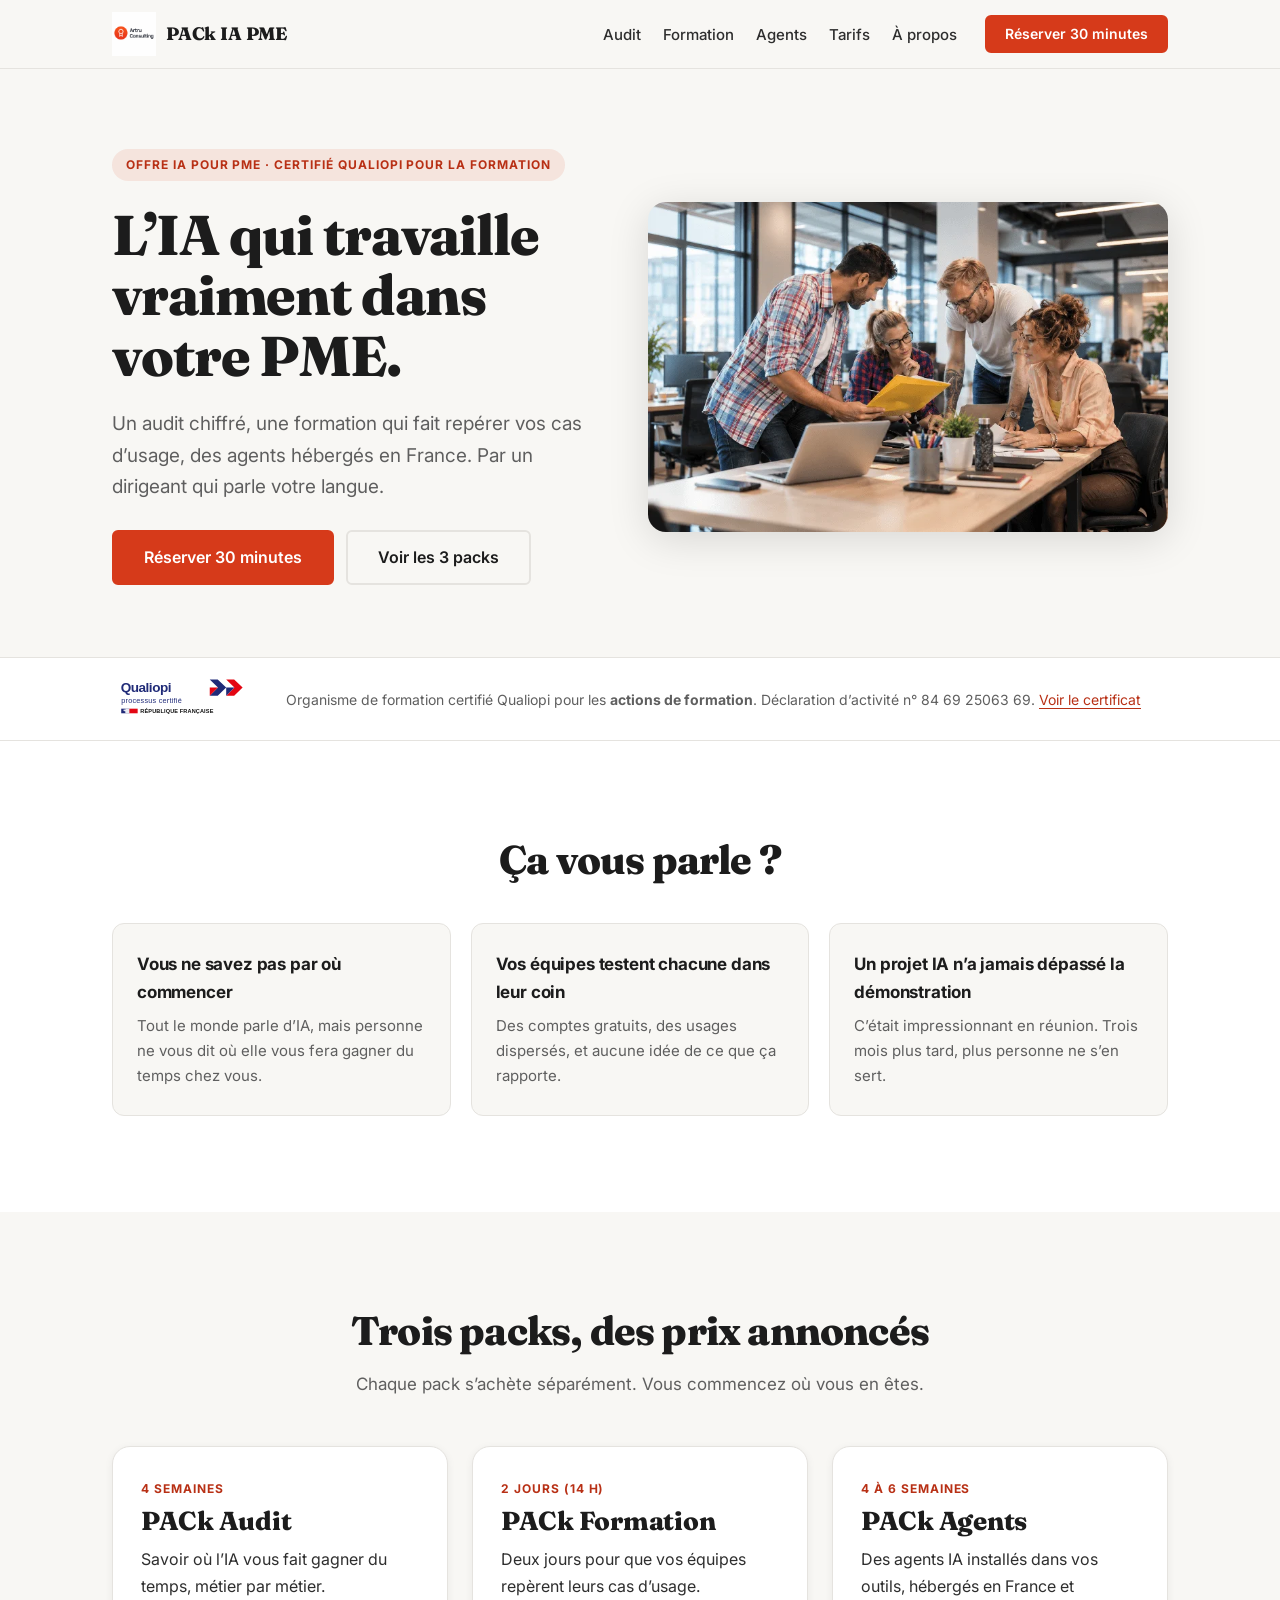
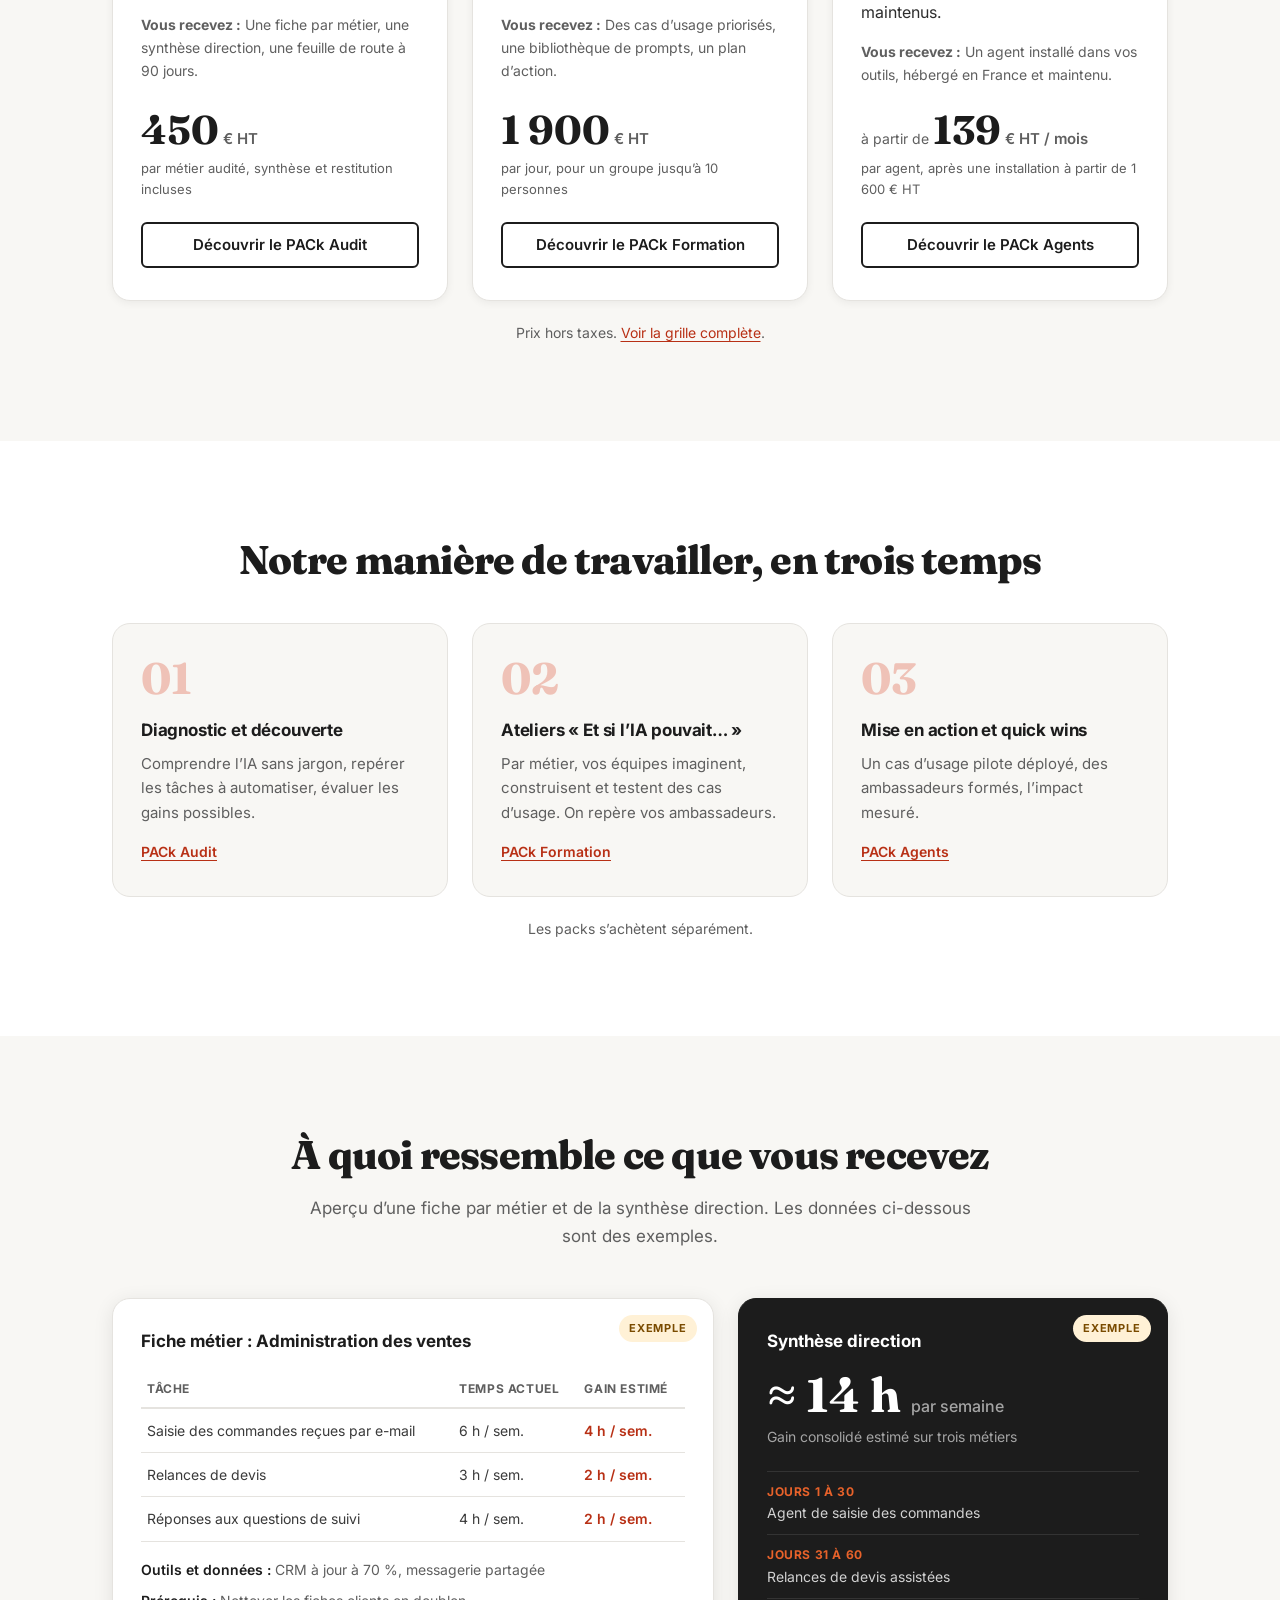
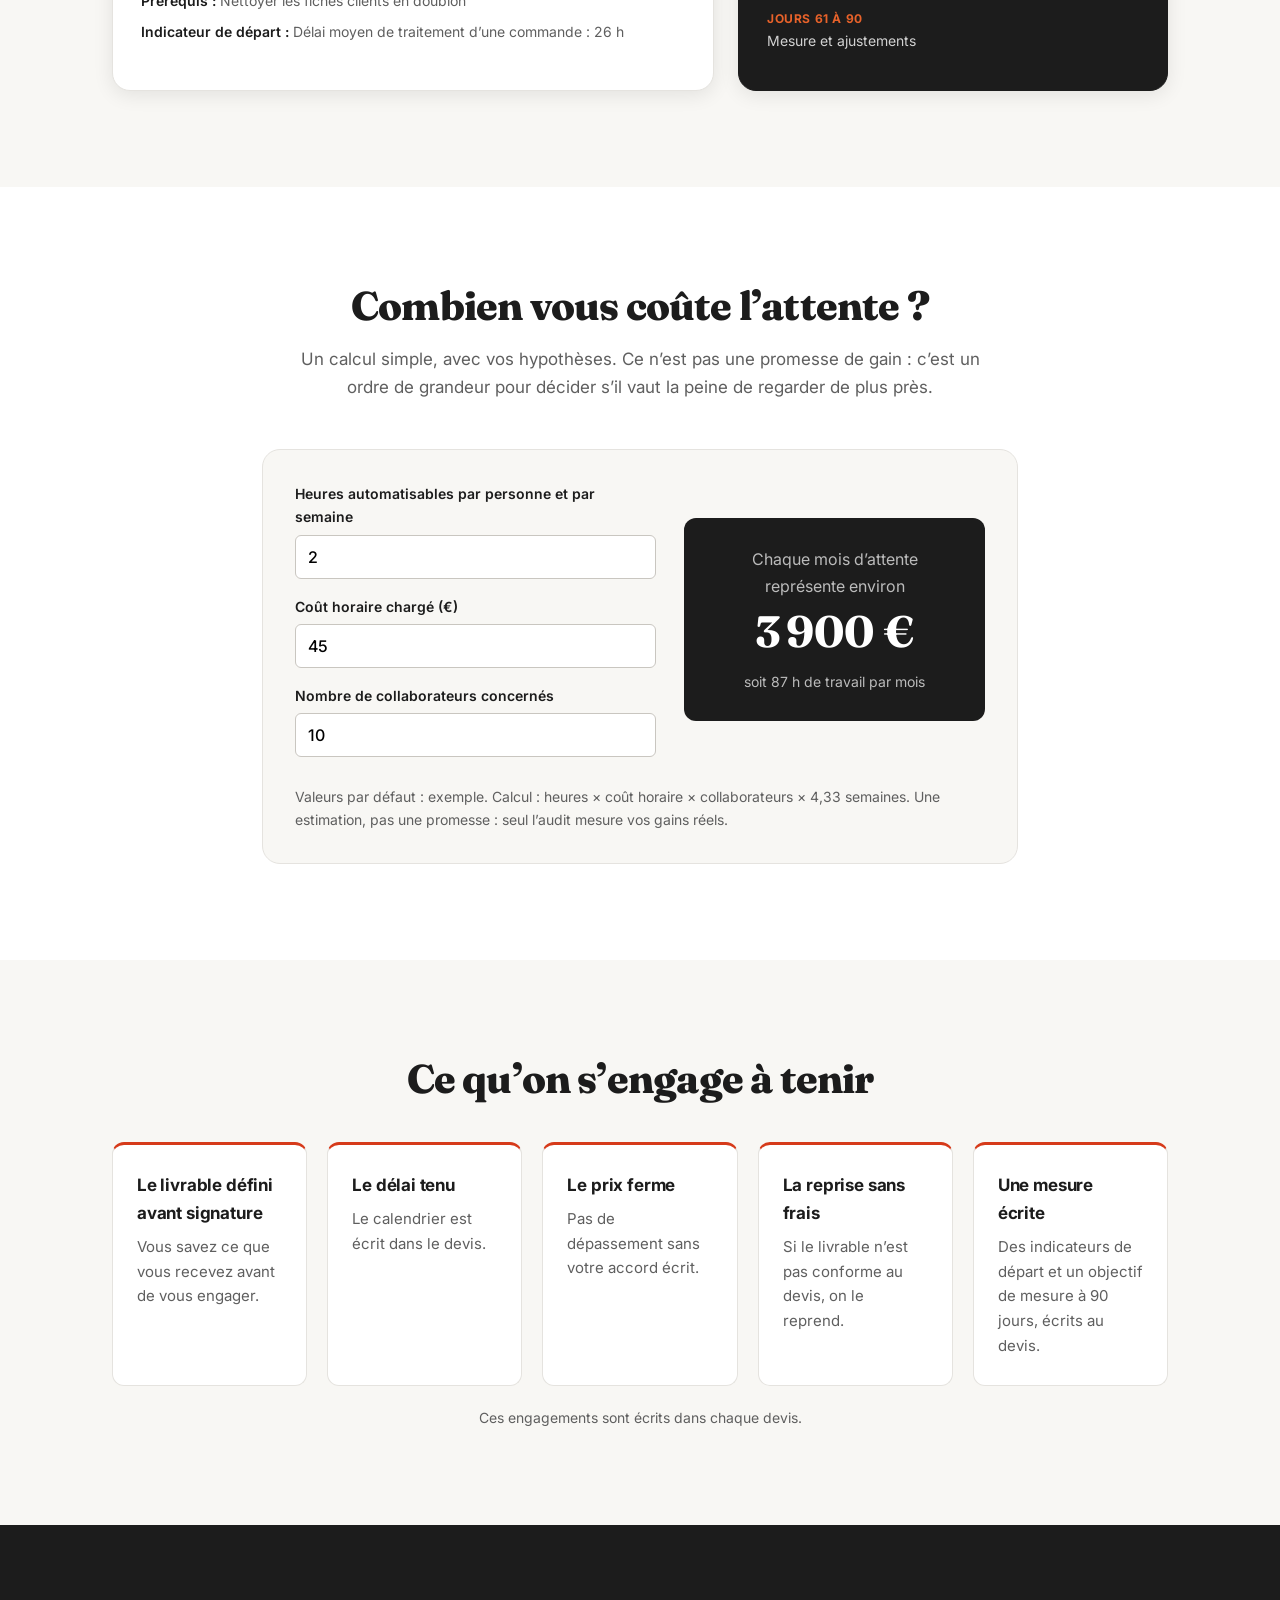
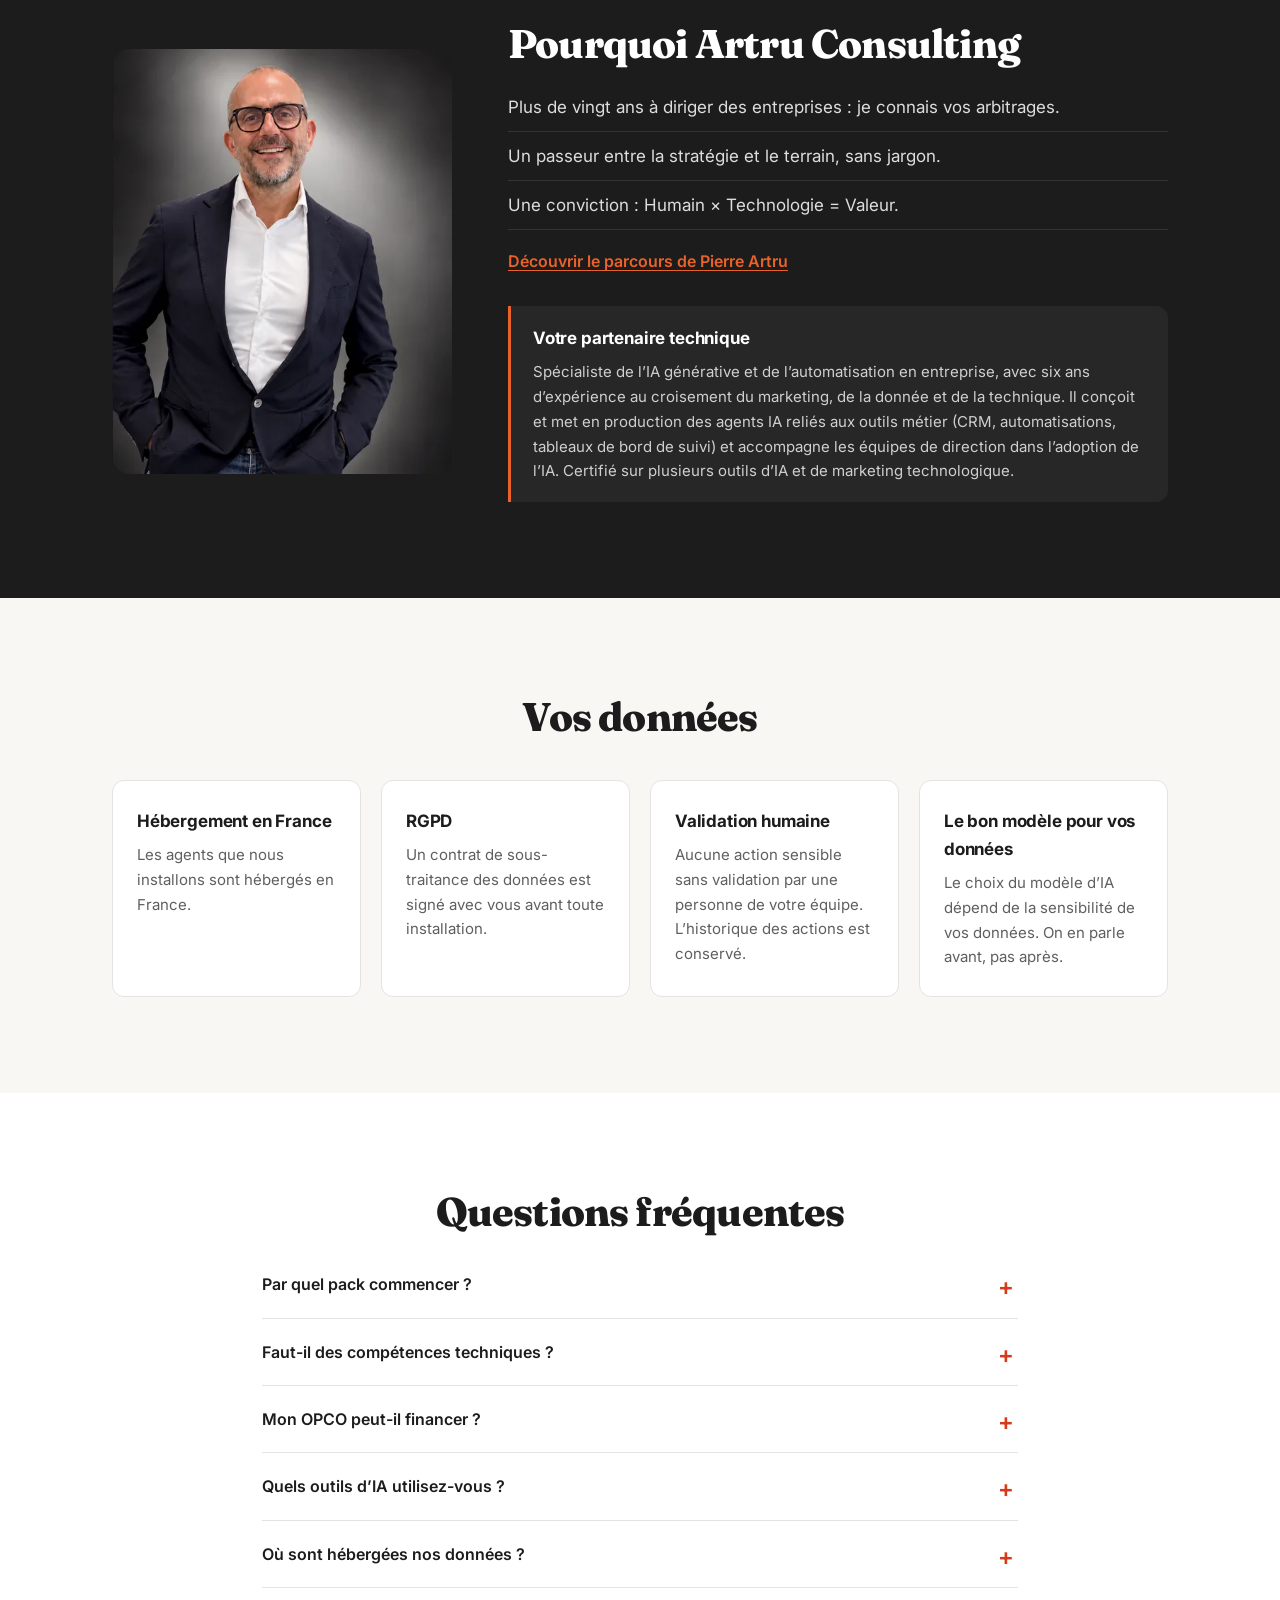
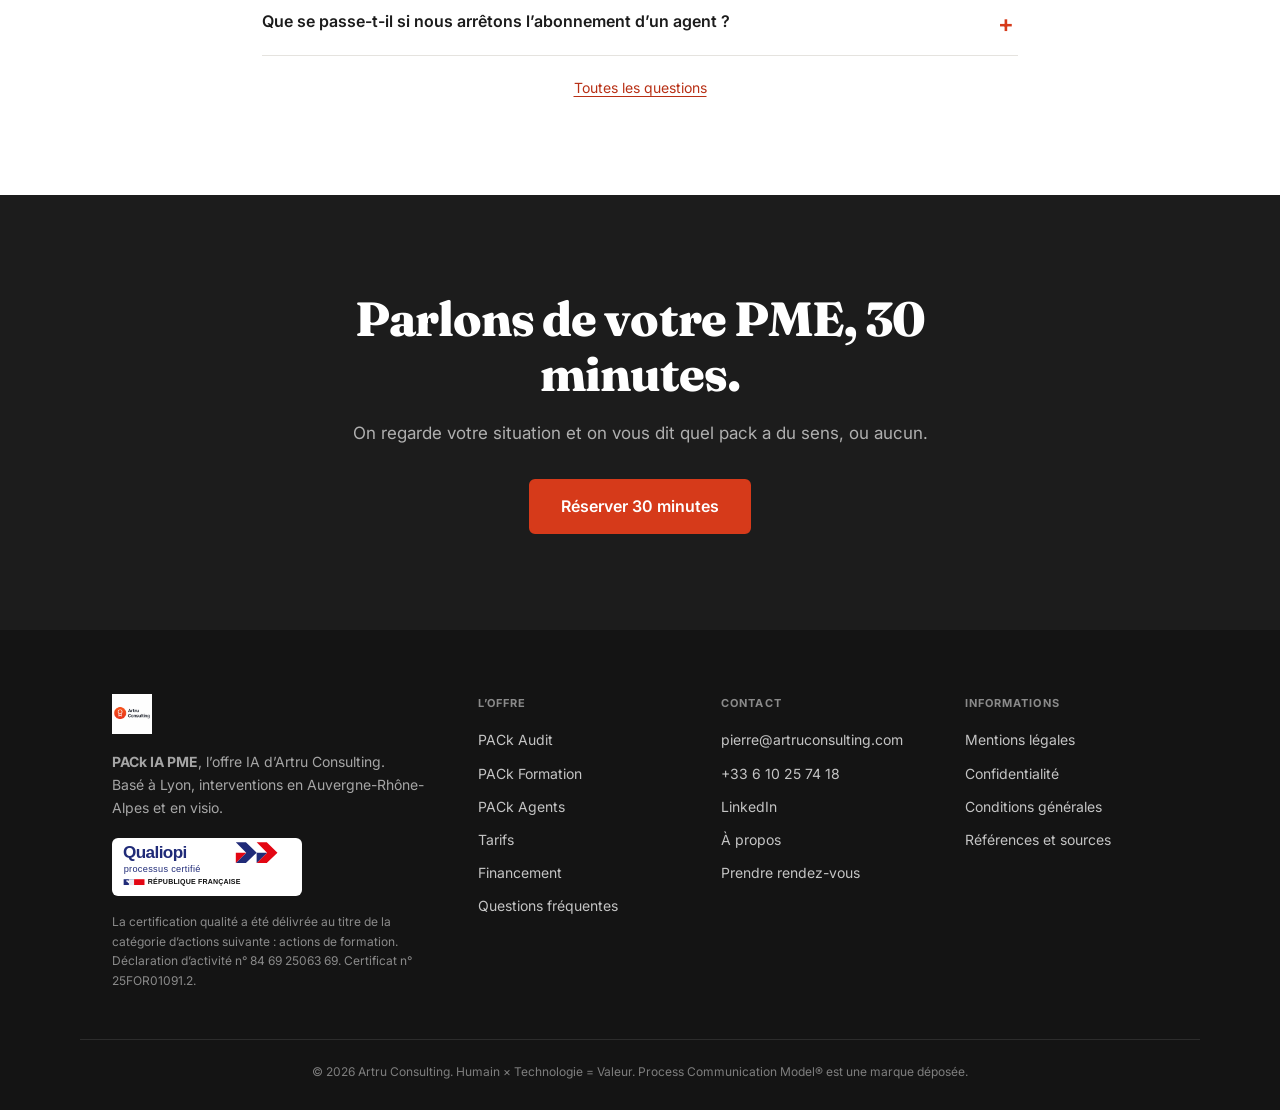
<file: index.html>
<!DOCTYPE html>
<html lang="fr">
<head>
<meta charset="UTF-8">
<meta name="viewport" content="width=device-width, initial-scale=1">

<title>PACk IA PME : audit, formation et agents IA pour PME | Artru Consulting</title>
<meta name="description" content="Audit IA métier par métier, formation certifiée Qualiopi et agents IA hébergés en France pour les PME. Prix annoncés, délais tenus. Lyon et Auvergne-Rhône-Alpes.">
<link rel="canonical" href="https://artru-consulting.github.io/landing-ia/">

<meta property="og:type" content="website">
<meta property="og:title" content="PACk IA PME : audit, formation et agents IA pour PME | Artru Consulting">
<meta property="og:description" content="Audit IA métier par métier, formation certifiée Qualiopi et agents IA hébergés en France pour les PME. Prix annoncés, délais tenus. Lyon et Auvergne-Rhône-Alpes.">
<meta property="og:url" content="https://artru-consulting.github.io/landing-ia/">
<meta property="og:locale" content="fr_FR">
<link rel="icon" href="./assets/logo-artru-consulting-96.png">
<link rel="preconnect" href="https://fonts.googleapis.com">
<link rel="preconnect" href="https://fonts.gstatic.com" crossorigin>
<link href="https://fonts.googleapis.com/css2?family=Inter:wght@400;500;600;700&family=Fraunces:wght@700;800&display=swap" rel="stylesheet">
<link rel="stylesheet" href="./assets/site.css">
<script type="application/ld+json">{"@context":"https://schema.org","@type":"Organization","name":"Artru Consulting","url":"https://artru-consulting.github.io/landing-ia/","logo":"https://artru-consulting.github.io/landing-ia/assets/logo-artru-consulting.png","email":"pierre@artruconsulting.com","areaServed":"Auvergne-Rhône-Alpes, France","founder":{"@type":"Person","name":"Pierre Artru","sameAs":["https://www.linkedin.com/in/pierre-artru-4628a413/"]},"sameAs":["https://www.linkedin.com/in/pierre-artru-4628a413/"],"hasCredential":{"@type":"EducationalOccupationalCredential","name":"Certification Qualiopi n° 25FOR01091.2 (actions de formation)"}}</script>
<script type="application/ld+json">{"@context":"https://schema.org","@type":"FAQPage","mainEntity":[{"@type":"Question","name":"Par quel pack commencer ?","acceptedAnswer":{"@type":"Answer","text":"Le plus souvent par l’audit : il dit où l’IA vous fait gagner du temps, et ce qu’il faut pour y arriver. Si vos équipes partent de zéro, la formation est un bon point de départ. L’échange de 30 minutes sert à choisir."}},{"@type":"Question","name":"Faut-il des compétences techniques ?","acceptedAnswer":{"@type":"Answer","text":"Non. La formation est sans prérequis. Pour les agents, il faut des outils et des données exploitables : l’audit le vérifie avant."}},{"@type":"Question","name":"Mon OPCO peut-il financer ?","acceptedAnswer":{"@type":"Answer","text":"La formation peut être prise en charge par votre OPCO selon votre situation : Artru Consulting est certifié Qualiopi pour les actions de formation. Nous vous aidons à monter le dossier. L’audit et les agents ne sont pas finançables par l’OPCO."}},{"@type":"Question","name":"Quels outils d’IA utilisez-vous ?","acceptedAnswer":{"@type":"Answer","text":"Ceux qui conviennent à votre entreprise : ChatGPT, Gemini, Claude, Mistral ou d’autres. Nous ne vendons pas de licences et ne sommes liés à aucun éditeur."}},{"@type":"Question","name":"Où sont hébergées nos données ?","acceptedAnswer":{"@type":"Answer","text":"Les agents que nous installons sont hébergés en France. Le choix du modèle d’IA dépend de la sensibilité de vos données, et un contrat de sous-traitance des données est signé avant toute installation."}},{"@type":"Question","name":"Que se passe-t-il si nous arrêtons l’abonnement d’un agent ?","acceptedAnswer":{"@type":"Answer","text":"Il n’y a pas d’engagement au-delà du mois en cours. Nous convenons avec vous de la restitution de vos données et de la configuration."}}]}</script>
</head>
<body>
<a class="skip" href="#contenu">Aller au contenu</a>
<header class="header">
  <div class="container header-inner">
    <a class="logo" href="./"><img src="./assets/logo-artru-consulting.png" alt="Artru Consulting, accueil" width="44" height="44"><span class="logo-text">PACk IA PME</span></a>
    <button class="nav-toggle" aria-expanded="false" aria-controls="nav">Menu</button>
    <nav id="nav" class="nav" aria-label="Navigation principale">
      <ul><li><a href="./audit/">Audit</a></li><li><a href="./formation/">Formation</a></li><li><a href="./agents/">Agents</a></li><li><a href="./tarifs/">Tarifs</a></li><li><a href="./a-propos/">À propos</a></li></ul>
      <a href="https://calendly.com/pierre-1qet/30-minutes-ia-avec-pack" target="_blank" rel="noopener" class="btn btn-primary btn-sm js-cta">Réserver 30 minutes</a>
    </nav>
  </div>
</header>
<main id="contenu">

<section class="hero">
  <div class="container hero-layout">
    <div class="hero-content">
      <p class="badge">Offre IA pour PME · certifié Qualiopi pour la formation</p>
      <h1 class="hero-title">L’IA qui travaille vraiment dans votre PME.</h1>
      <p class="hero-subtitle">Un audit chiffré, une formation qui fait repérer vos cas d’usage, des agents hébergés en France. Par un dirigeant qui parle votre langue.</p>
      <div class="btn-row">
        <a href="https://calendly.com/pierre-1qet/30-minutes-ia-avec-pack" target="_blank" rel="noopener" class="btn btn-primary btn-lg js-cta">Réserver 30 minutes</a>
        <a class="btn btn-ghost btn-lg" href="#packs">Voir les 3 packs</a>
      </div>
    </div>
    <div class="hero-media"><picture>
  <source type="image/webp" srcset="./assets/home-equipe-480.webp 480w, ./assets/home-equipe-767.webp 767w" sizes="(max-width: 960px) 100vw, 520px">
  <img class="hero-img" src="./assets/home-equipe-767.webp" alt="Une équipe de PME travaille ensemble autour d’un ordinateur" width="767" height="486" fetchpriority="high">
</picture></div>
  </div>
</section>
<section class="qualiopi-band" aria-label="Certification">
  <div class="container band-inner">
    <img src="./assets/qualiopi.svg" alt="Qualiopi, processus certifié" width="150" height="46">
    <p>Organisme de formation certifié Qualiopi pour les <strong>actions de formation</strong>. Déclaration d’activité n° 84 69 25063 69. <a href="./assets/certificat_qualiopi_25FOR01091.2.pdf" target="_blank" rel="noopener">Voir le certificat</a></p>
  </div>
</section>
<section class="section section-light">
  <div class="container">
    <h2 class="section-title center">Ça vous parle ?</h2>
    <ul class="pains"><li><h3>Vous ne savez pas par où commencer</h3><p>Tout le monde parle d’IA, mais personne ne vous dit où elle vous fera gagner du temps chez vous.</p></li><li><h3>Vos équipes testent chacune dans leur coin</h3><p>Des comptes gratuits, des usages dispersés, et aucune idée de ce que ça rapporte.</p></li><li><h3>Un projet IA n’a jamais dépassé la démonstration</h3><p>C’était impressionnant en réunion. Trois mois plus tard, plus personne ne s’en sert.</p></li></ul>
  </div>
</section>

<section class="section" id="packs">
  <div class="container">
    <h2 class="section-title center">Trois packs, des prix annoncés</h2>
    <p class="section-intro center">Chaque pack s’achète séparément. Vous commencez où vous en êtes.</p>
    <div class="pack-grid">
  <article class="pack-card">
    <p class="pack-duration">4 semaines</p>
    <h3 class="pack-name">PACk Audit</h3>
    <p class="pack-tagline">Savoir où l’IA vous fait gagner du temps, métier par métier.</p>
    <p class="pack-deliverable"><strong>Vous recevez :</strong> Une fiche par métier, une synthèse direction, une feuille de route à 90 jours.</p>
    <p class="pack-price"><span class="pack-price-amount">450</span> <span class="pack-price-unit">€ HT</span></p>
    <p class="pack-price-detail">par métier audité, synthèse et restitution incluses</p>
    <a class="btn btn-outline" href="./audit/">Découvrir le PACk Audit</a>
  </article>
  <article class="pack-card">
    <p class="pack-duration">2 jours (14 h)</p>
    <h3 class="pack-name">PACk Formation</h3>
    <p class="pack-tagline">Deux jours pour que vos équipes repèrent leurs cas d’usage.</p>
    <p class="pack-deliverable"><strong>Vous recevez :</strong> Des cas d’usage priorisés, une bibliothèque de prompts, un plan d’action.</p>
    <p class="pack-price"><span class="pack-price-amount">1 900</span> <span class="pack-price-unit">€ HT</span></p>
    <p class="pack-price-detail">par jour, pour un groupe jusqu’à 10 personnes</p>
    <a class="btn btn-outline" href="./formation/">Découvrir le PACk Formation</a>
  </article>
  <article class="pack-card">
    <p class="pack-duration">4 à 6 semaines</p>
    <h3 class="pack-name">PACk Agents</h3>
    <p class="pack-tagline">Des agents IA installés dans vos outils, hébergés en France et maintenus.</p>
    <p class="pack-deliverable"><strong>Vous recevez :</strong> Un agent installé dans vos outils, hébergé en France et maintenu.</p>
    <p class="pack-price"><span class="pack-price-prefix">à partir de</span> <span class="pack-price-amount">139</span> <span class="pack-price-unit">€ HT / mois</span></p>
    <p class="pack-price-detail">par agent, après une installation à partir de 1 600 € HT</p>
    <a class="btn btn-outline" href="./agents/">Découvrir le PACk Agents</a>
  </article></div>
    <p class="note center">Prix hors taxes. <a href="./tarifs/">Voir la grille complète</a>.</p>
  </div>
</section>
<section class="section section-light">
  <div class="container">
    <h2 class="section-title center">Notre manière de travailler, en trois temps</h2>
    <ol class="steps">
  <li class="step">
    <span class="step-n" aria-hidden="true">01</span>
    <h3>Diagnostic et découverte</h3>
    <p>Comprendre l’IA sans jargon, repérer les tâches à automatiser, évaluer les gains possibles.</p>
    <a class="step-link" href="./audit/">PACk Audit</a>
  </li>
  <li class="step">
    <span class="step-n" aria-hidden="true">02</span>
    <h3>Ateliers « Et si l’IA pouvait… »</h3>
    <p>Par métier, vos équipes imaginent, construisent et testent des cas d’usage. On repère vos ambassadeurs.</p>
    <a class="step-link" href="./formation/">PACk Formation</a>
  </li>
  <li class="step">
    <span class="step-n" aria-hidden="true">03</span>
    <h3>Mise en action et quick wins</h3>
    <p>Un cas d’usage pilote déployé, des ambassadeurs formés, l’impact mesuré.</p>
    <a class="step-link" href="./agents/">PACk Agents</a>
  </li></ol>
  <p class="note center">Les packs s’achètent séparément.</p>
  </div>
</section>
<section class="section">
  <div class="container">
    <h2 class="section-title center">À quoi ressemble ce que vous recevez</h2>
    <p class="section-intro center">Aperçu d’une fiche par métier et de la synthèse direction. Les données ci-dessous sont des exemples.</p>
    <div class="preview-grid">
  <figure class="mock">
    <span class="mock-tag">Exemple</span>
    <figcaption class="mock-title">Fiche métier : Administration des ventes</figcaption>
    <table class="mock-table">
      <thead><tr><th scope="col">Tâche</th><th scope="col">Temps actuel</th><th scope="col">Gain estimé</th></tr></thead>
      <tbody>
        <tr><td>Saisie des commandes reçues par e-mail</td><td>6 h / sem.</td><td>4 h / sem.</td></tr>
        <tr><td>Relances de devis</td><td>3 h / sem.</td><td>2 h / sem.</td></tr>
        <tr><td>Réponses aux questions de suivi</td><td>4 h / sem.</td><td>2 h / sem.</td></tr>
      </tbody>
    </table>
    <dl class="mock-meta">
      <div><dt>Outils et données</dt><dd>CRM à jour à 70 %, messagerie partagée</dd></div>
      <div><dt>Prérequis</dt><dd>Nettoyer les fiches clients en doublon</dd></div>
      <div><dt>Indicateur de départ</dt><dd>Délai moyen de traitement d’une commande : 26 h</dd></div>
    </dl>
  </figure>
  <figure class="mock mock-dark">
    <span class="mock-tag">Exemple</span>
    <figcaption class="mock-title">Synthèse direction</figcaption>
    <p class="mock-big">≈ 14 h <span>par semaine</span></p>
    <p class="mock-sub">Gain consolidé estimé sur trois métiers</p>
    <ol class="mock-roadmap">
      <li><strong>Jours 1 à 30</strong> Agent de saisie des commandes</li>
      <li><strong>Jours 31 à 60</strong> Relances de devis assistées</li>
      <li><strong>Jours 61 à 90</strong> Mesure et ajustements</li>
    </ol>
  </figure>
</div>
  </div>
</section>
<section class="section section-light">
  <div class="container narrow">
    <h2 class="section-title center">Combien vous coûte l’attente ?</h2>
    <p class="section-intro center">Un calcul simple, avec vos hypothèses. Ce n’est pas une promesse de gain : c’est un ordre de grandeur pour décider s’il vaut la peine de regarder de plus près.</p>
    <form class="calc" id="calc" aria-describedby="calc-note" onsubmit="return false">
  <div class="calc-fields">
    <label>Heures automatisables par personne et par semaine
      <input type="number" name="hours" min="0" max="40" step="0.5" value="2" inputmode="decimal"></label>
    <label>Coût horaire chargé (€)
      <input type="number" name="cost" min="0" max="500" step="1" value="45" inputmode="decimal"></label>
    <label>Nombre de collaborateurs concernés
      <input type="number" name="people" min="1" max="500" step="1" value="10" inputmode="numeric"></label>
  </div>
  <div class="calc-result" aria-live="polite">
    <p>Chaque mois d’attente représente environ</p>
    <p class="calc-amount"><output name="month">3 900 €</output></p>
    <p class="calc-sub">soit <output name="hoursMonth">87 h</output> de travail par mois</p>
  </div>
  <p class="note" id="calc-note">Valeurs par défaut : exemple. Calcul : heures × coût horaire × collaborateurs × 4,33 semaines. Une estimation, pas une promesse : seul l’audit mesure vos gains réels.</p>
</form>
  </div>
</section>
<section class="section">
  <div class="container">
    <h2 class="section-title center">Ce qu’on s’engage à tenir</h2>
    <ul class="guarantees"><li><h3>Le livrable défini avant signature</h3><p>Vous savez ce que vous recevez avant de vous engager.</p></li><li><h3>Le délai tenu</h3><p>Le calendrier est écrit dans le devis.</p></li><li><h3>Le prix ferme</h3><p>Pas de dépassement sans votre accord écrit.</p></li><li><h3>La reprise sans frais</h3><p>Si le livrable n’est pas conforme au devis, on le reprend.</p></li><li><h3>Une mesure écrite</h3><p>Des indicateurs de départ et un objectif de mesure à 90 jours, écrits au devis.</p></li></ul>
    <p class="note center">Ces engagements sont écrits dans chaque devis.</p>
  </div>
</section>

<section class="section section-dark">
  <div class="container why">
    <div class="why-photo"><img class="why-img" src="./assets/pierre-artru-747.webp" srcset="./assets/pierre-artru-480.webp 480w, ./assets/pierre-artru-747.webp 747w" sizes="(max-width: 960px) 80vw, 380px" alt="Pierre Artru, fondateur d’Artru Consulting" width="747" height="934" loading="lazy"></div>
    <div>
      <h2 class="section-title light">Pourquoi Artru Consulting</h2>
      <ul class="why-list"><li>Plus de vingt ans à diriger des entreprises : je connais vos arbitrages.</li><li>Un passeur entre la stratégie et le terrain, sans jargon.</li><li>Une conviction : Humain × Technologie = Valeur.</li></ul>
      <p><a class="link-light" href="./a-propos/">Découvrir le parcours de Pierre Artru</a></p>
      <aside class="partner">
  <h3>Votre partenaire technique</h3>
  <p>Spécialiste de l’IA générative et de l’automatisation en entreprise, avec six ans d’expérience au croisement du marketing, de la donnée et de la technique. Il conçoit et met en production des agents IA reliés aux outils métier (CRM, automatisations, tableaux de bord de suivi) et accompagne les équipes de direction dans l’adoption de l’IA. Certifié sur plusieurs outils d’IA et de marketing technologique.</p>
</aside>
    </div>
  </div>
</section>
<section class="section">
  <div class="container">
    <h2 class="section-title center">Vos données</h2>
    <ul class="cards-4"><li><h3>Hébergement en France</h3><p>Les agents que nous installons sont hébergés en France.</p></li><li><h3>RGPD</h3><p>Un contrat de sous-traitance des données est signé avec vous avant toute installation.</p></li><li><h3>Validation humaine</h3><p>Aucune action sensible sans validation par une personne de votre équipe. L’historique des actions est conservé.</p></li><li><h3>Le bon modèle pour vos données</h3><p>Le choix du modèle d’IA dépend de la sensibilité de vos données. On en parle avant, pas après.</p></li></ul>
  </div>
</section>
<section class="section section-light">
  <div class="container narrow">
    <h2 class="section-title center">Questions fréquentes</h2>
    <div class="faq"><details><summary>Par quel pack commencer ?</summary><p>Le plus souvent par l’audit : il dit où l’IA vous fait gagner du temps, et ce qu’il faut pour y arriver. Si vos équipes partent de zéro, la formation est un bon point de départ. L’échange de 30 minutes sert à choisir.</p></details><details><summary>Faut-il des compétences techniques ?</summary><p>Non. La formation est sans prérequis. Pour les agents, il faut des outils et des données exploitables : l’audit le vérifie avant.</p></details><details><summary>Mon OPCO peut-il financer ?</summary><p>La formation peut être prise en charge par votre OPCO selon votre situation : Artru Consulting est certifié Qualiopi pour les actions de formation. Nous vous aidons à monter le dossier. L’audit et les agents ne sont pas finançables par l’OPCO.</p></details><details><summary>Quels outils d’IA utilisez-vous ?</summary><p>Ceux qui conviennent à votre entreprise : ChatGPT, Gemini, Claude, Mistral ou d’autres. Nous ne vendons pas de licences et ne sommes liés à aucun éditeur.</p></details><details><summary>Où sont hébergées nos données ?</summary><p>Les agents que nous installons sont hébergés en France. Le choix du modèle d’IA dépend de la sensibilité de vos données, et un contrat de sous-traitance des données est signé avant toute installation.</p></details><details><summary>Que se passe-t-il si nous arrêtons l’abonnement d’un agent ?</summary><p>Il n’y a pas d’engagement au-delà du mois en cours. Nous convenons avec vous de la restitution de vos données et de la configuration.</p></details></div>
    <p class="note center"><a href="./faq/">Toutes les questions</a></p>
  </div>
</section>
<section class="section section-cta"><div class="container narrow center">
  <h2 class="cta-title">Parlons de votre PME, 30 minutes.</h2>
  <p class="cta-text">On regarde votre situation et on vous dit quel pack a du sens, ou aucun.</p>
  <a href="https://calendly.com/pierre-1qet/30-minutes-ia-avec-pack" target="_blank" rel="noopener" class="btn btn-primary btn-lg js-cta">Réserver 30 minutes</a>
</div></section>
</main>
<footer class="footer">
  <div class="container footer-main">
    <div class="footer-col footer-brand">
      <img src="./assets/logo-artru-consulting.png" alt="Artru Consulting" width="40" height="40" loading="lazy">
      <p><strong>PACk IA PME</strong>, l’offre IA d’Artru Consulting.<br>Basé à Lyon, interventions en Auvergne-Rhône-Alpes et en visio.</p>
      <a class="footer-qualiopi" href="./assets/certificat_qualiopi_25FOR01091.2.pdf" target="_blank" rel="noopener">
        <img src="./assets/qualiopi.svg" alt="Certification Qualiopi, voir le certificat" width="190" height="58" loading="lazy">
      </a>
      <p class="footer-small">La certification qualité a été délivrée au titre de la catégorie d’actions suivante : actions de formation.<br>Déclaration d’activité n° 84 69 25063 69. Certificat n° 25FOR01091.2.</p>
    </div>
    <div class="footer-col">
      <h2 class="footer-title">L’offre</h2>
      <ul class="footer-links">
        <li><a href="./audit/">PACk Audit</a></li>
        <li><a href="./formation/">PACk Formation</a></li>
        <li><a href="./agents/">PACk Agents</a></li>
        <li><a href="./tarifs/">Tarifs</a></li>
        <li><a href="./financement/">Financement</a></li>
        <li><a href="./faq/">Questions fréquentes</a></li>
      </ul>
    </div>
    <div class="footer-col">
      <h2 class="footer-title">Contact</h2>
      <ul class="footer-links">
        <li><a href="mailto:pierre@artruconsulting.com">pierre@artruconsulting.com</a></li>
        <li><a href="tel:+33610257418">+33 6 10 25 74 18</a></li>
        <li><a href="https://www.linkedin.com/in/pierre-artru-4628a413/" target="_blank" rel="noopener">LinkedIn</a></li>
        <li><a href="./a-propos/">À propos</a></li>
        <li><a href="./contact/">Prendre rendez-vous</a></li>
      </ul>
    </div>
    <div class="footer-col">
      <h2 class="footer-title">Informations</h2>
      <ul class="footer-links">
        <li><a href="./mentions-legales/">Mentions légales</a></li>
        <li><a href="./confidentialite/">Confidentialité</a></li>
        <li><a href="https://artruconsulting.com/conditions-generales" target="_blank" rel="noopener">Conditions générales</a></li>
        <li><a href="./references-et-sources/">Références et sources</a></li>
      </ul>
    </div>
  </div>
  <div class="container footer-bottom">
    <p>© 2026 Artru Consulting. Humain × Technologie = Valeur. Process Communication Model® est une marque déposée.</p>
  </div>
</footer>
<script src="./assets/site.js" defer></script>
</body>
</html>
</file>
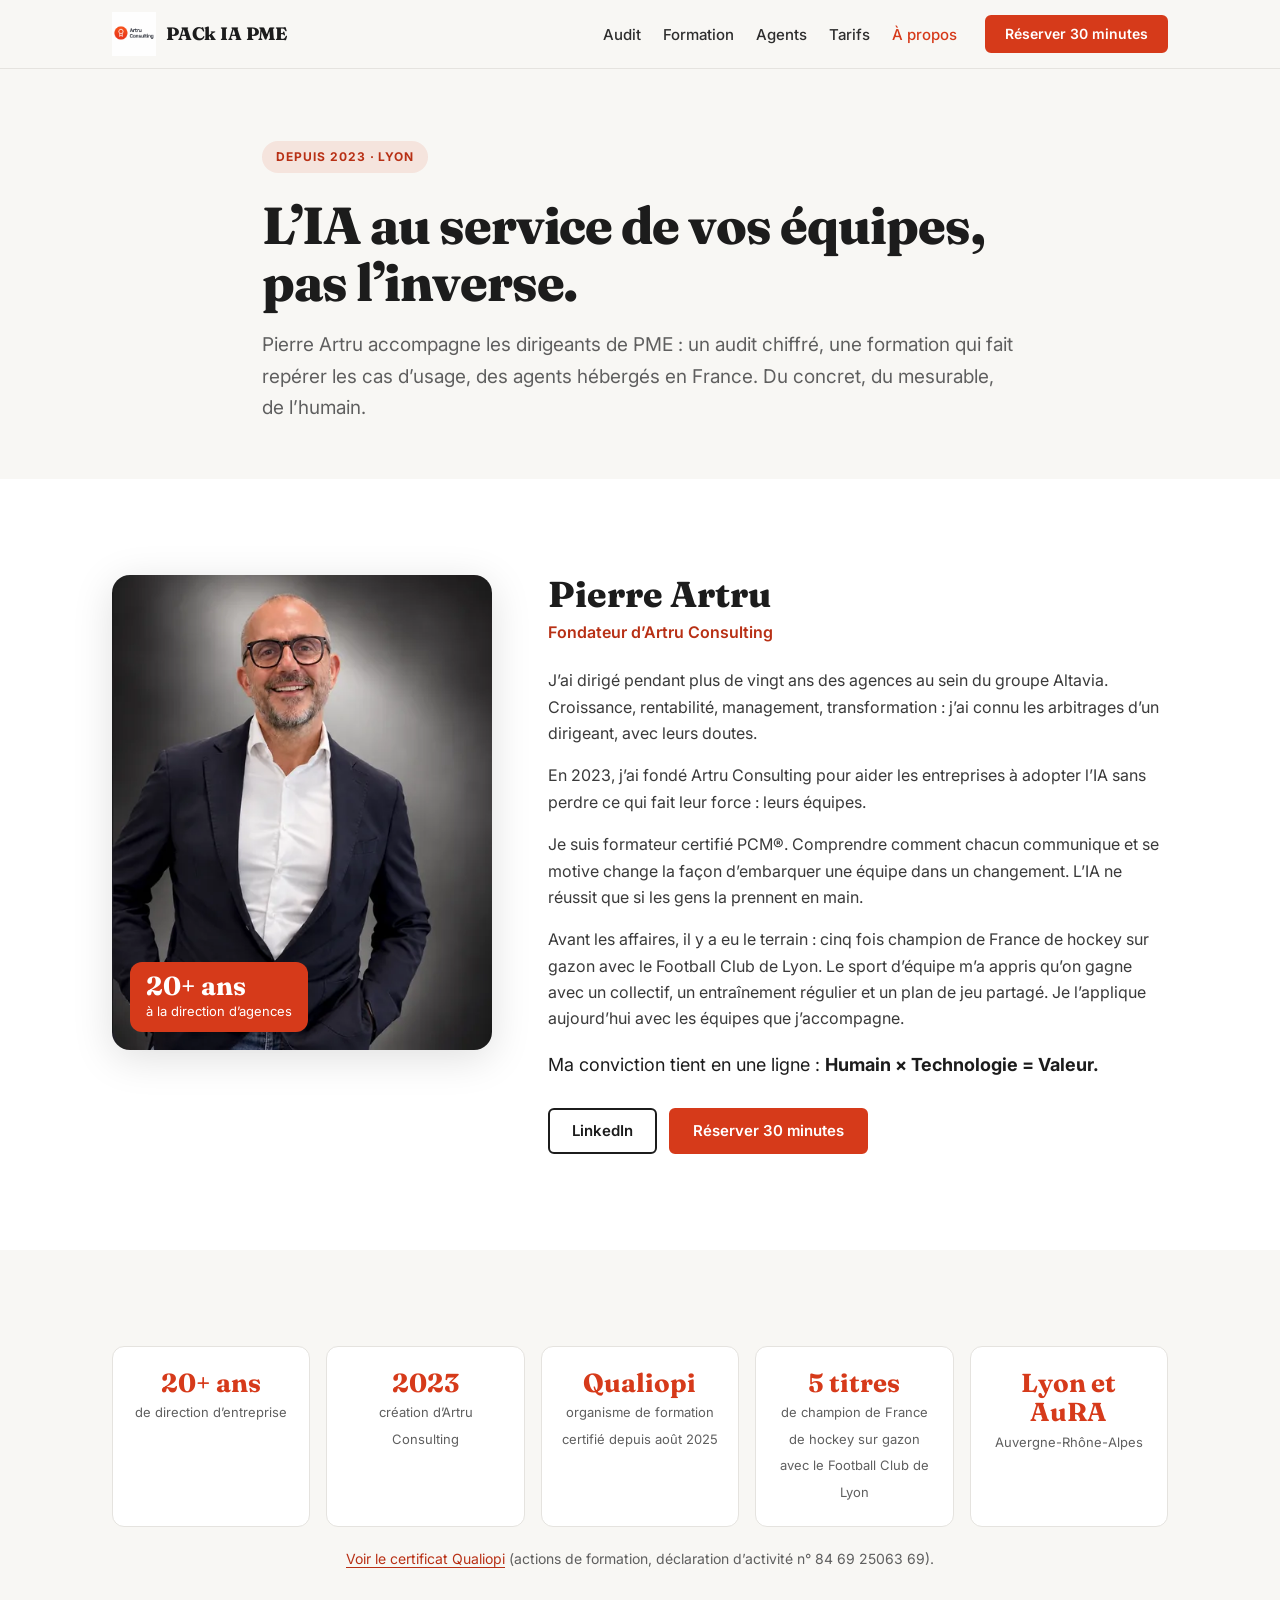
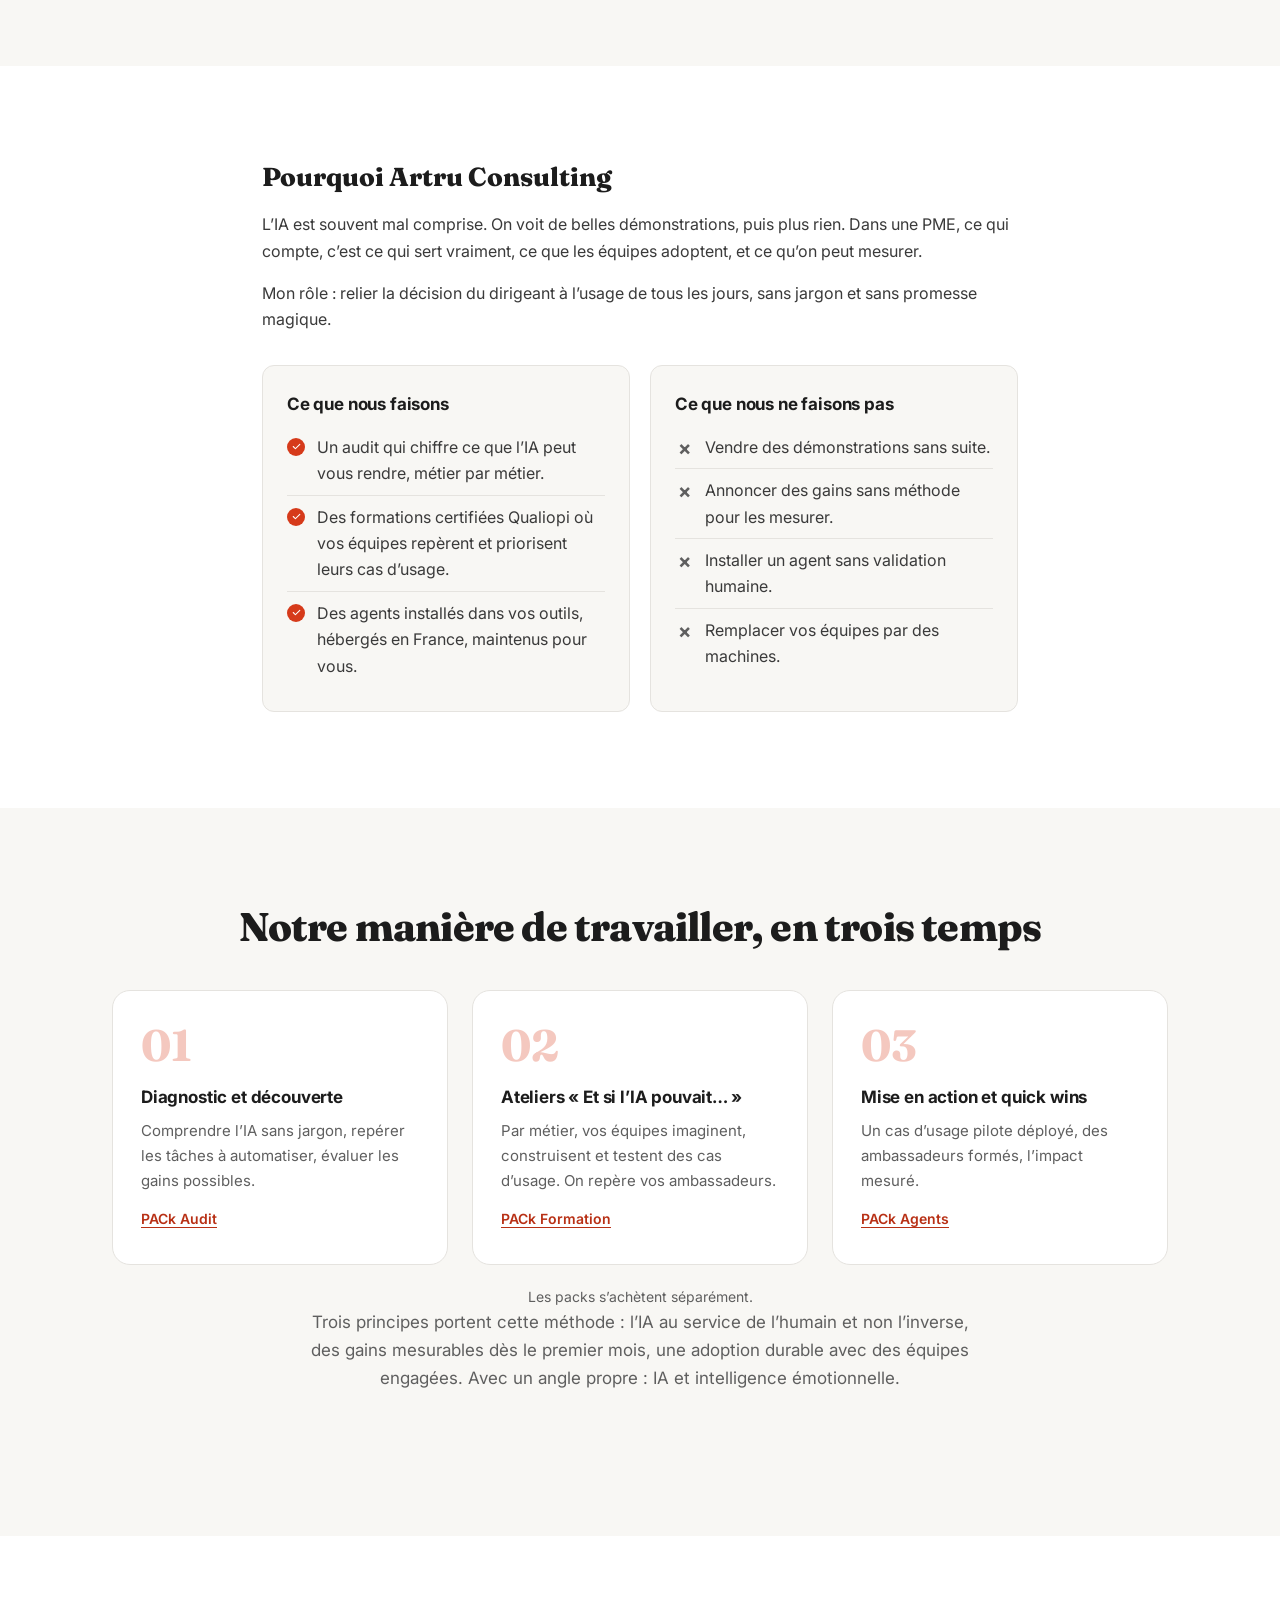
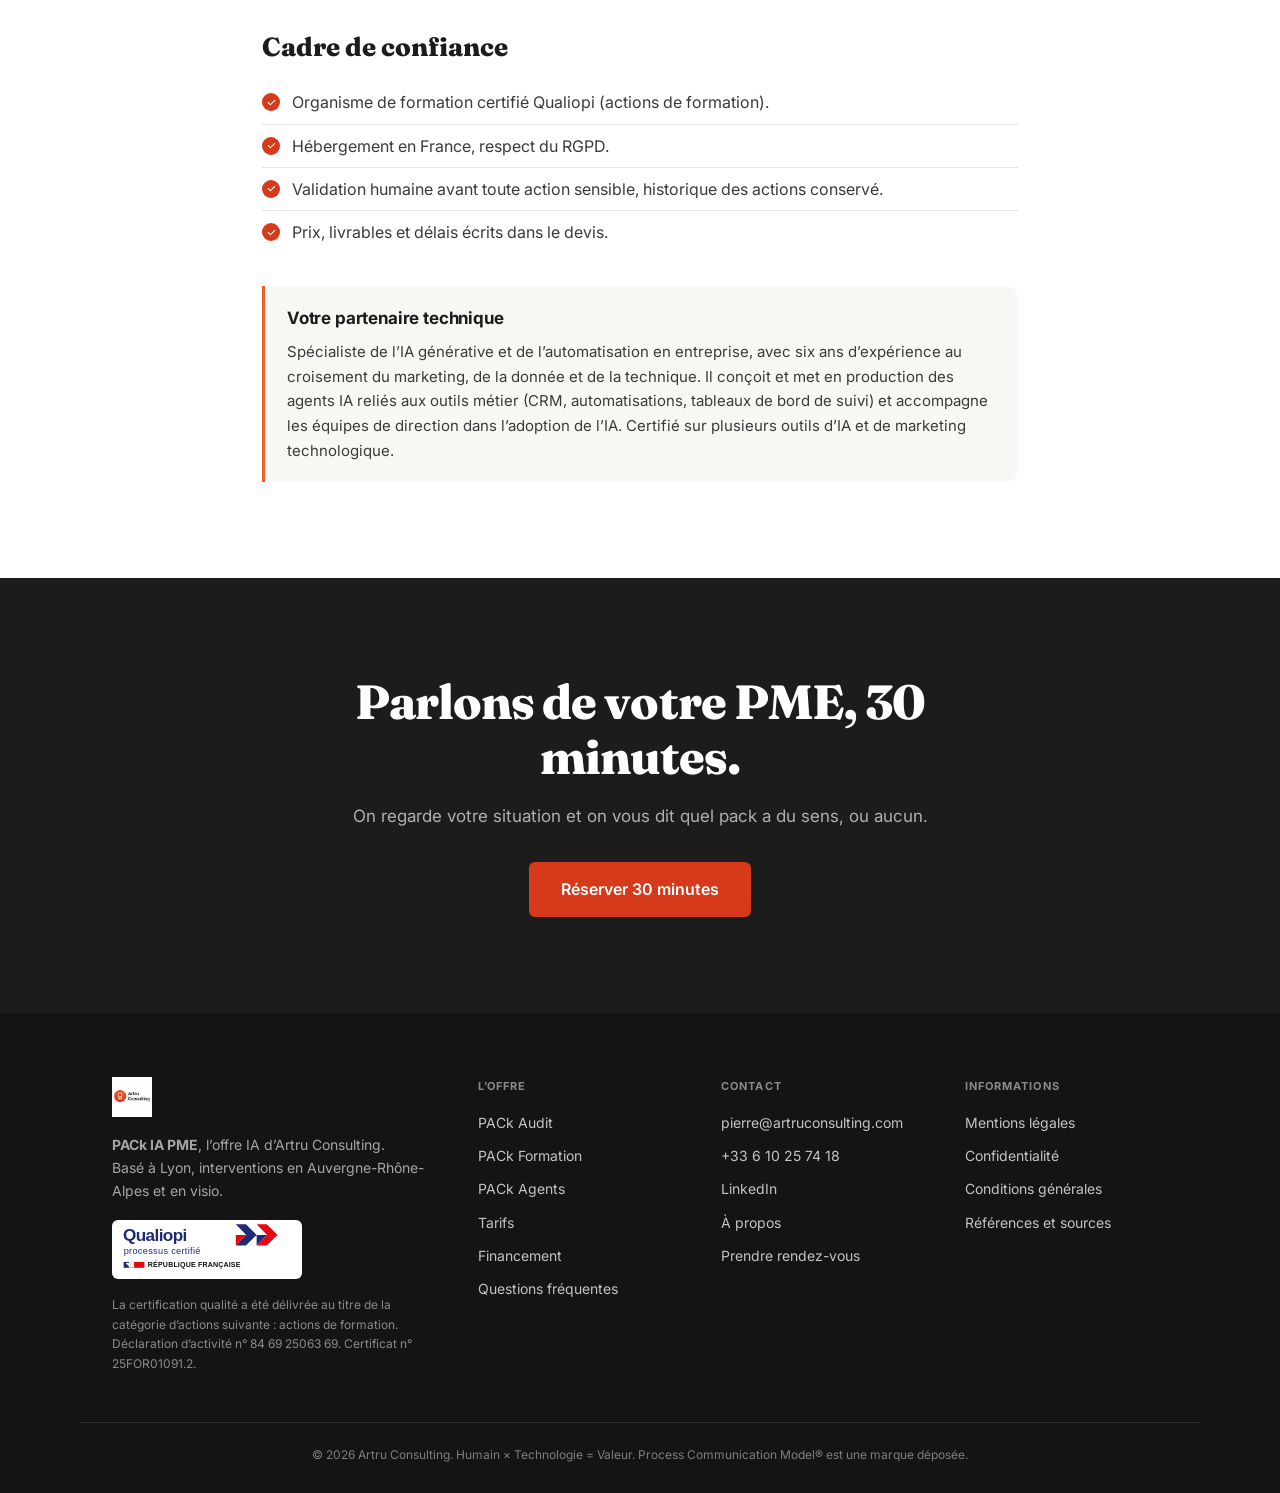
<file: a-propos/index.html>
<!DOCTYPE html>
<html lang="fr">
<head>
<meta charset="UTF-8">
<meta name="viewport" content="width=device-width, initial-scale=1">

<title>À propos : Pierre Artru, fondateur d’Artru Consulting</title>
<meta name="description" content="Pierre Artru, plus de vingt ans de direction d’entreprise, formateur certifié PCM®, accompagne les PME dans l’adoption de l’IA. Lyon et Auvergne-Rhône-Alpes.">
<link rel="canonical" href="https://artru-consulting.github.io/landing-ia/a-propos/">

<meta property="og:type" content="website">
<meta property="og:title" content="À propos : Pierre Artru, fondateur d’Artru Consulting">
<meta property="og:description" content="Pierre Artru, plus de vingt ans de direction d’entreprise, formateur certifié PCM®, accompagne les PME dans l’adoption de l’IA. Lyon et Auvergne-Rhône-Alpes.">
<meta property="og:url" content="https://artru-consulting.github.io/landing-ia/a-propos/">
<meta property="og:locale" content="fr_FR">
<link rel="icon" href="../assets/logo-artru-consulting-96.png">
<link rel="preconnect" href="https://fonts.googleapis.com">
<link rel="preconnect" href="https://fonts.gstatic.com" crossorigin>
<link href="https://fonts.googleapis.com/css2?family=Inter:wght@400;500;600;700&family=Fraunces:wght@700;800&display=swap" rel="stylesheet">
<link rel="stylesheet" href="../assets/site.css">
<script type="application/ld+json">{"@context":"https://schema.org","@type":"Organization","name":"Artru Consulting","url":"https://artru-consulting.github.io/landing-ia/","logo":"https://artru-consulting.github.io/landing-ia/assets/logo-artru-consulting.png","email":"pierre@artruconsulting.com","areaServed":"Auvergne-Rhône-Alpes, France","founder":{"@type":"Person","name":"Pierre Artru","sameAs":["https://www.linkedin.com/in/pierre-artru-4628a413/"]},"sameAs":["https://www.linkedin.com/in/pierre-artru-4628a413/"],"hasCredential":{"@type":"EducationalOccupationalCredential","name":"Certification Qualiopi n° 25FOR01091.2 (actions de formation)"}}</script>
<script type="application/ld+json">{"@context":"https://schema.org","@type":"Person","name":"Pierre Artru","jobTitle":"Fondateur","worksFor":{"@type":"Organization","name":"Artru Consulting"},"sameAs":["https://www.linkedin.com/in/pierre-artru-4628a413/"]}</script>
</head>
<body>
<a class="skip" href="#contenu">Aller au contenu</a>
<header class="header">
  <div class="container header-inner">
    <a class="logo" href="../"><img src="../assets/logo-artru-consulting.png" alt="Artru Consulting, accueil" width="44" height="44"><span class="logo-text">PACk IA PME</span></a>
    <button class="nav-toggle" aria-expanded="false" aria-controls="nav">Menu</button>
    <nav id="nav" class="nav" aria-label="Navigation principale">
      <ul><li><a href="../audit/">Audit</a></li><li><a href="../formation/">Formation</a></li><li><a href="../agents/">Agents</a></li><li><a href="../tarifs/">Tarifs</a></li><li><a href="../a-propos/" aria-current="page">À propos</a></li></ul>
      <a href="https://calendly.com/pierre-1qet/30-minutes-ia-avec-pack" target="_blank" rel="noopener" class="btn btn-primary btn-sm js-cta">Réserver 30 minutes</a>
    </nav>
  </div>
</header>
<main id="contenu">
<section class="page-head"><div class="container narrow">
  <p class="kicker">Depuis 2023 · Lyon</p>
  <h1 class="page-title">L’IA au service de vos équipes, pas l’inverse.</h1>
  <p class="lead">Pierre Artru accompagne les dirigeants de PME : un audit chiffré, une formation qui fait repérer les cas d’usage, des agents hébergés en France. Du concret, du mesurable, de l’humain.</p>
</div></section>
<section class="section section-light"><div class="container founder">
  <div class="founder-photo"><img class="founder-img" src="../assets/pierre-artru-747.webp" srcset="../assets/pierre-artru-480.webp 480w, ../assets/pierre-artru-747.webp 747w" sizes="(max-width: 960px) 80vw, 380px" alt="Pierre Artru, fondateur d’Artru Consulting" width="747" height="934"><span class="founder-badge"><strong>20+ ans</strong> à la direction d’agences</span></div>
  <div class="founder-text">
    <h2 class="founder-name">Pierre Artru</h2>
    <p class="founder-role">Fondateur d’Artru Consulting</p>
    <p>J’ai dirigé pendant plus de vingt ans des agences au sein du groupe Altavia. Croissance, rentabilité, management, transformation : j’ai connu les arbitrages d’un dirigeant, avec leurs doutes.</p><p>En 2023, j’ai fondé Artru Consulting pour aider les entreprises à adopter l’IA sans perdre ce qui fait leur force : leurs équipes.</p><p>Je suis formateur certifié PCM®. Comprendre comment chacun communique et se motive change la façon d’embarquer une équipe dans un changement. L’IA ne réussit que si les gens la prennent en main.</p><p>Avant les affaires, il y a eu le terrain : cinq fois champion de France de hockey sur gazon avec le Football Club de Lyon. Le sport d’équipe m’a appris qu’on gagne avec un collectif, un entraînement régulier et un plan de jeu partagé. Je l’applique aujourd’hui avec les équipes que j’accompagne.</p>
    <p class="conviction">Ma conviction tient en une ligne : <strong>Humain × Technologie = Valeur.</strong></p>
    <div class="btn-row"><a href="https://www.linkedin.com/in/pierre-artru-4628a413/" target="_blank" rel="noopener" class="btn btn-outline">LinkedIn</a><a href="https://calendly.com/pierre-1qet/30-minutes-ia-avec-pack" target="_blank" rel="noopener" class="btn btn-primary js-cta">Réserver 30 minutes</a></div>
  </div>
</div></section>
<section class="section"><div class="container">
  <ul class="figures"><li><strong>20+ ans</strong><span>de direction d’entreprise</span></li><li><strong>2023</strong><span>création d’Artru Consulting</span></li><li><strong>Qualiopi</strong><span>organisme de formation certifié depuis août 2025</span></li><li><strong>5 titres</strong><span>de champion de France de hockey sur gazon avec le Football Club de Lyon</span></li><li><strong>Lyon et AuRA</strong><span>Auvergne-Rhône-Alpes</span></li></ul>
  <p class="note center"><a href="../assets/certificat_qualiopi_25FOR01091.2.pdf" target="_blank" rel="noopener">Voir le certificat Qualiopi</a> (actions de formation, déclaration d’activité n° 84 69 25063 69).</p>
</div></section>
<section class="section section-light"><div class="container narrow">
  <h2 class="h2">Pourquoi Artru Consulting</h2>
  <p>L’IA est souvent mal comprise. On voit de belles démonstrations, puis plus rien. Dans une PME, ce qui compte, c’est ce qui sert vraiment, ce que les équipes adoptent, et ce qu’on peut mesurer.</p><p>Mon rôle : relier la décision du dirigeant à l’usage de tous les jours, sans jargon et sans promesse magique.</p>
  <div class="cards-2 do-dont">
    <div><h3>Ce que nous faisons</h3><ul class="checklist"><li>Un audit qui chiffre ce que l’IA peut vous rendre, métier par métier.</li><li>Des formations certifiées Qualiopi où vos équipes repèrent et priorisent leurs cas d’usage.</li><li>Des agents installés dans vos outils, hébergés en France, maintenus pour vous.</li></ul></div>
    <div><h3>Ce que nous ne faisons pas</h3><ul class="crosslist"><li>Vendre des démonstrations sans suite.</li><li>Annoncer des gains sans méthode pour les mesurer.</li><li>Installer un agent sans validation humaine.</li><li>Remplacer vos équipes par des machines.</li></ul></div>
  </div>
</div></section>
<section class="section"><div class="container">
  <h2 class="section-title center">Notre manière de travailler, en trois temps</h2>
  <ol class="steps">
  <li class="step">
    <span class="step-n" aria-hidden="true">01</span>
    <h3>Diagnostic et découverte</h3>
    <p>Comprendre l’IA sans jargon, repérer les tâches à automatiser, évaluer les gains possibles.</p>
    <a class="step-link" href="../audit/">PACk Audit</a>
  </li>
  <li class="step">
    <span class="step-n" aria-hidden="true">02</span>
    <h3>Ateliers « Et si l’IA pouvait… »</h3>
    <p>Par métier, vos équipes imaginent, construisent et testent des cas d’usage. On repère vos ambassadeurs.</p>
    <a class="step-link" href="../formation/">PACk Formation</a>
  </li>
  <li class="step">
    <span class="step-n" aria-hidden="true">03</span>
    <h3>Mise en action et quick wins</h3>
    <p>Un cas d’usage pilote déployé, des ambassadeurs formés, l’impact mesuré.</p>
    <a class="step-link" href="../agents/">PACk Agents</a>
  </li></ol>
  <p class="note center">Les packs s’achètent séparément.</p>
  <p class="section-intro center">Trois principes portent cette méthode : l’IA au service de l’humain et non l’inverse, des gains mesurables dès le premier mois, une adoption durable avec des équipes engagées. Avec un angle propre : IA et intelligence émotionnelle.</p>
</div></section>
<section class="section section-light"><div class="container narrow">
  <h2 class="h2">Cadre de confiance</h2>
  <ul class="checklist"><li>Organisme de formation certifié Qualiopi (actions de formation).</li><li>Hébergement en France, respect du RGPD.</li><li>Validation humaine avant toute action sensible, historique des actions conservé.</li><li>Prix, livrables et délais écrits dans le devis.</li></ul>
  <aside class="partner">
  <h3>Votre partenaire technique</h3>
  <p>Spécialiste de l’IA générative et de l’automatisation en entreprise, avec six ans d’expérience au croisement du marketing, de la donnée et de la technique. Il conçoit et met en production des agents IA reliés aux outils métier (CRM, automatisations, tableaux de bord de suivi) et accompagne les équipes de direction dans l’adoption de l’IA. Certifié sur plusieurs outils d’IA et de marketing technologique.</p>
</aside>
</div></section>
<section class="section section-cta"><div class="container narrow center">
  <h2 class="cta-title">Parlons de votre PME, 30 minutes.</h2>
  <p class="cta-text">On regarde votre situation et on vous dit quel pack a du sens, ou aucun.</p>
  <a href="https://calendly.com/pierre-1qet/30-minutes-ia-avec-pack" target="_blank" rel="noopener" class="btn btn-primary btn-lg js-cta">Réserver 30 minutes</a>
</div></section>
</main>
<footer class="footer">
  <div class="container footer-main">
    <div class="footer-col footer-brand">
      <img src="../assets/logo-artru-consulting.png" alt="Artru Consulting" width="40" height="40" loading="lazy">
      <p><strong>PACk IA PME</strong>, l’offre IA d’Artru Consulting.<br>Basé à Lyon, interventions en Auvergne-Rhône-Alpes et en visio.</p>
      <a class="footer-qualiopi" href="../assets/certificat_qualiopi_25FOR01091.2.pdf" target="_blank" rel="noopener">
        <img src="../assets/qualiopi.svg" alt="Certification Qualiopi, voir le certificat" width="190" height="58" loading="lazy">
      </a>
      <p class="footer-small">La certification qualité a été délivrée au titre de la catégorie d’actions suivante : actions de formation.<br>Déclaration d’activité n° 84 69 25063 69. Certificat n° 25FOR01091.2.</p>
    </div>
    <div class="footer-col">
      <h2 class="footer-title">L’offre</h2>
      <ul class="footer-links">
        <li><a href="../audit/">PACk Audit</a></li>
        <li><a href="../formation/">PACk Formation</a></li>
        <li><a href="../agents/">PACk Agents</a></li>
        <li><a href="../tarifs/">Tarifs</a></li>
        <li><a href="../financement/">Financement</a></li>
        <li><a href="../faq/">Questions fréquentes</a></li>
      </ul>
    </div>
    <div class="footer-col">
      <h2 class="footer-title">Contact</h2>
      <ul class="footer-links">
        <li><a href="mailto:pierre@artruconsulting.com">pierre@artruconsulting.com</a></li>
        <li><a href="tel:+33610257418">+33 6 10 25 74 18</a></li>
        <li><a href="https://www.linkedin.com/in/pierre-artru-4628a413/" target="_blank" rel="noopener">LinkedIn</a></li>
        <li><a href="../a-propos/">À propos</a></li>
        <li><a href="../contact/">Prendre rendez-vous</a></li>
      </ul>
    </div>
    <div class="footer-col">
      <h2 class="footer-title">Informations</h2>
      <ul class="footer-links">
        <li><a href="../mentions-legales/">Mentions légales</a></li>
        <li><a href="../confidentialite/">Confidentialité</a></li>
        <li><a href="https://artruconsulting.com/conditions-generales" target="_blank" rel="noopener">Conditions générales</a></li>
        <li><a href="../references-et-sources/">Références et sources</a></li>
      </ul>
    </div>
  </div>
  <div class="container footer-bottom">
    <p>© 2026 Artru Consulting. Humain × Technologie = Valeur. Process Communication Model® est une marque déposée.</p>
  </div>
</footer>
<script src="../assets/site.js" defer></script>
</body>
</html>
</file>
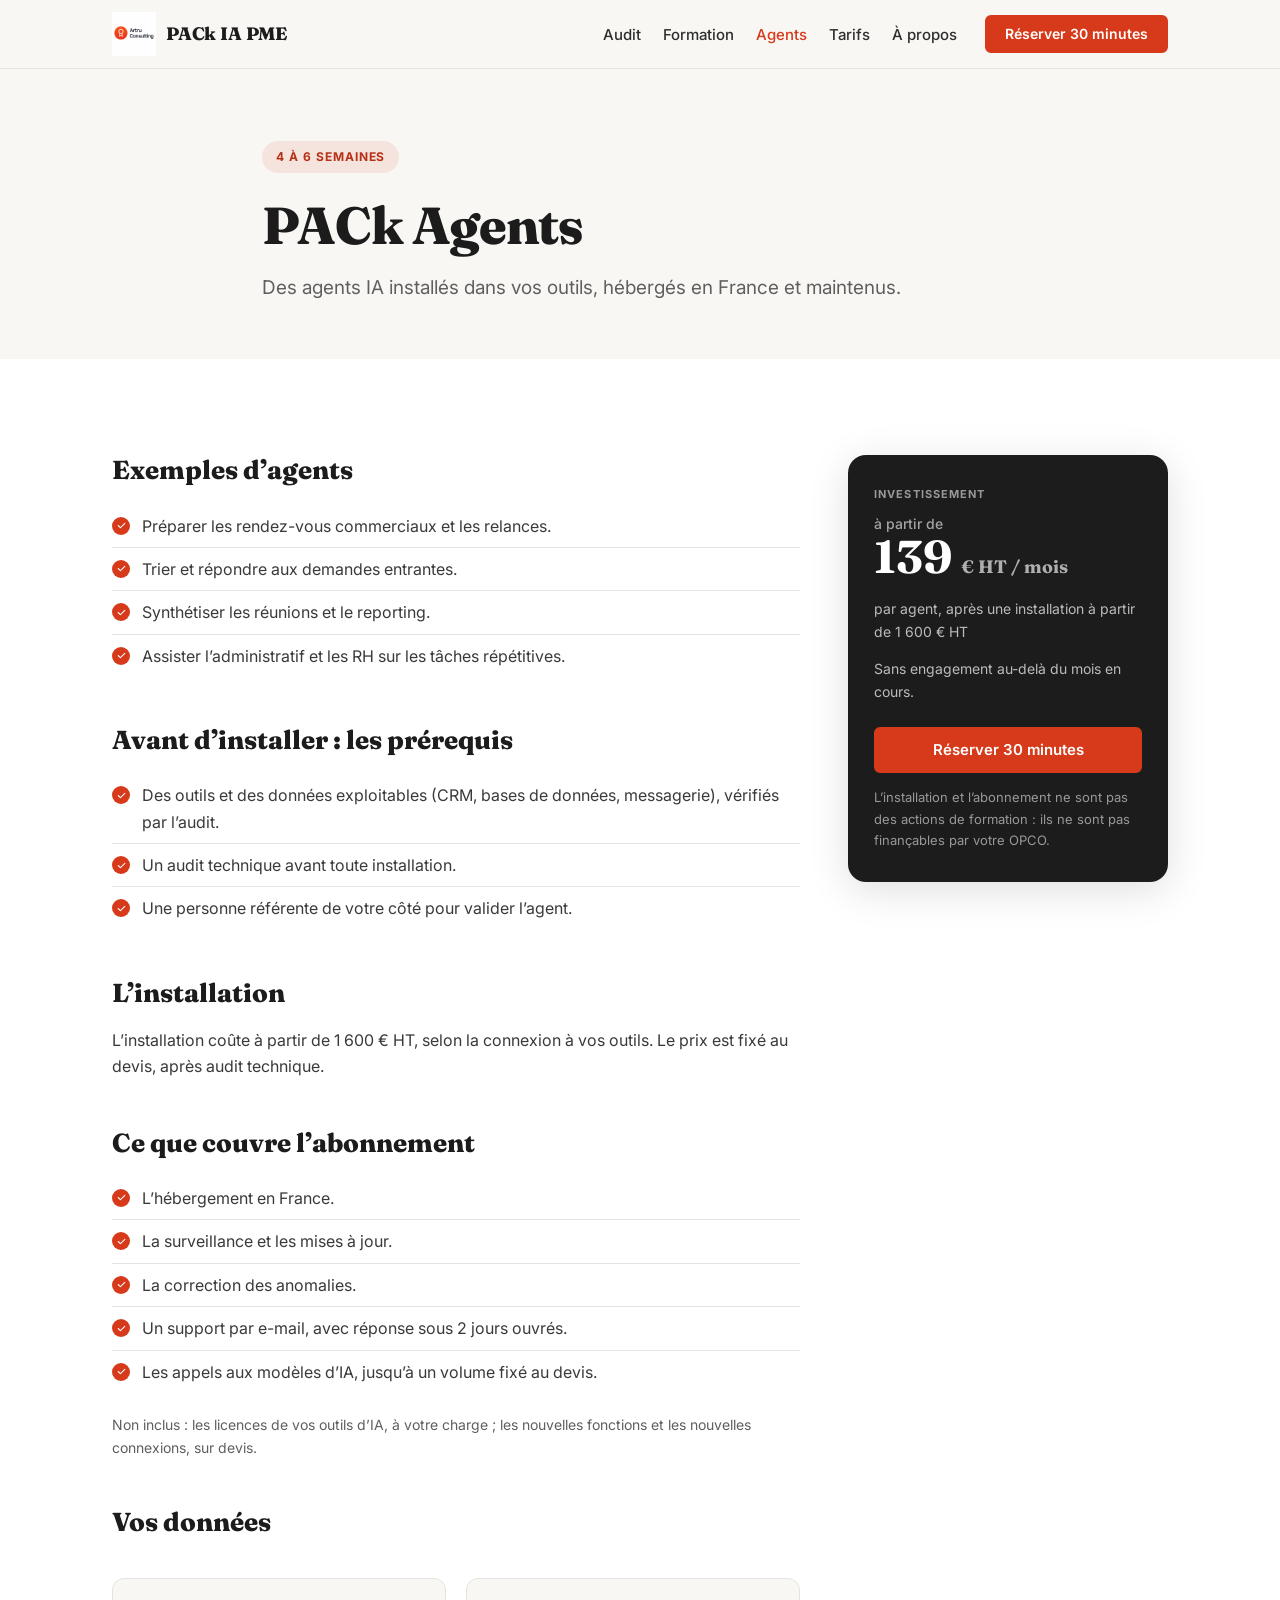
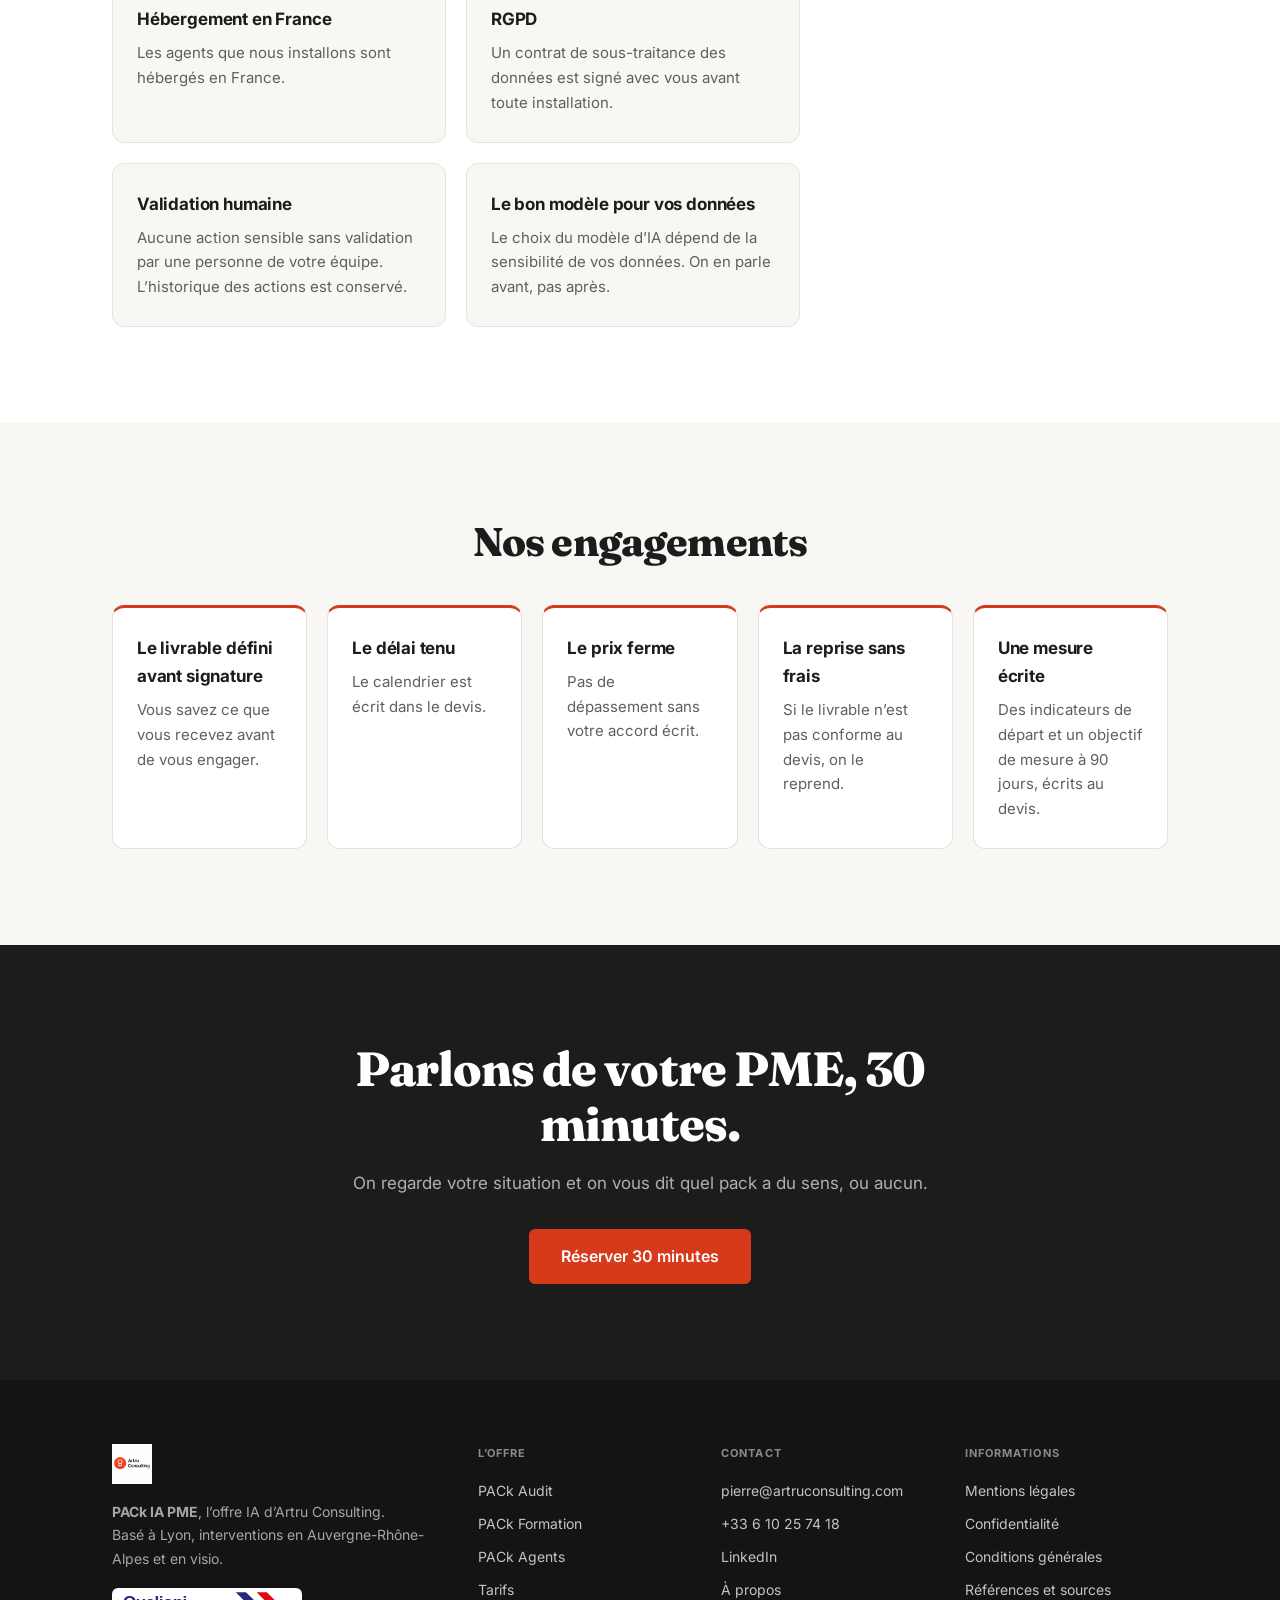
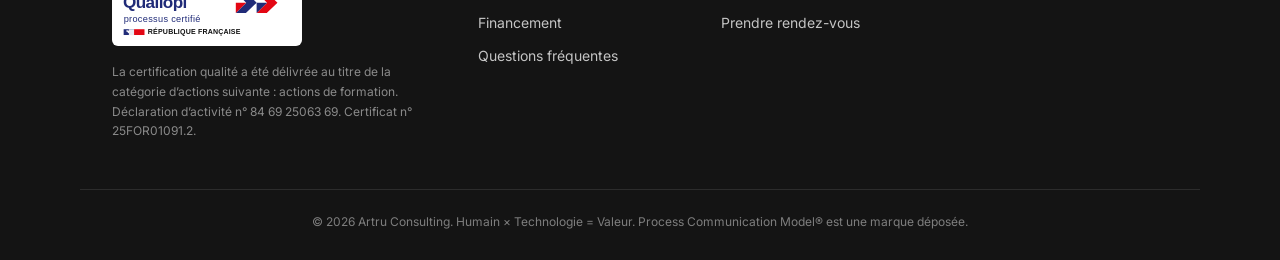
<file: agents/index.html>
<!DOCTYPE html>
<html lang="fr">
<head>
<meta charset="UTF-8">
<meta name="viewport" content="width=device-width, initial-scale=1">

<title>PACk Agents : Des agents IA installés dans vos outils, hébergés en France et maintenus | Artru Consulting</title>
<meta name="description" content="Des agents IA installés dans vos outils, hébergés en France et maintenus. 4 à 6 semaines. Installation à partir de 1 600 € HT, puis à partir de 139 € HT par mois. Un agent installé dans vos outils, hébergé en France et maintenu.">
<link rel="canonical" href="https://artru-consulting.github.io/landing-ia/agents/">

<meta property="og:type" content="website">
<meta property="og:title" content="PACk Agents : Des agents IA installés dans vos outils, hébergés en France et maintenus | Artru Consulting">
<meta property="og:description" content="Des agents IA installés dans vos outils, hébergés en France et maintenus. 4 à 6 semaines. Installation à partir de 1 600 € HT, puis à partir de 139 € HT par mois. Un agent installé dans vos outils, hébergé en France et maintenu.">
<meta property="og:url" content="https://artru-consulting.github.io/landing-ia/agents/">
<meta property="og:locale" content="fr_FR">
<link rel="icon" href="../assets/logo-artru-consulting-96.png">
<link rel="preconnect" href="https://fonts.googleapis.com">
<link rel="preconnect" href="https://fonts.gstatic.com" crossorigin>
<link href="https://fonts.googleapis.com/css2?family=Inter:wght@400;500;600;700&family=Fraunces:wght@700;800&display=swap" rel="stylesheet">
<link rel="stylesheet" href="../assets/site.css">
<script type="application/ld+json">{"@context":"https://schema.org","@type":"Organization","name":"Artru Consulting","url":"https://artru-consulting.github.io/landing-ia/","logo":"https://artru-consulting.github.io/landing-ia/assets/logo-artru-consulting.png","email":"pierre@artruconsulting.com","areaServed":"Auvergne-Rhône-Alpes, France","founder":{"@type":"Person","name":"Pierre Artru","sameAs":["https://www.linkedin.com/in/pierre-artru-4628a413/"]},"sameAs":["https://www.linkedin.com/in/pierre-artru-4628a413/"],"hasCredential":{"@type":"EducationalOccupationalCredential","name":"Certification Qualiopi n° 25FOR01091.2 (actions de formation)"}}</script>
<script type="application/ld+json">{"@context":"https://schema.org","@type":"Service","name":"PACk Agents","description":"Des agents IA installés dans vos outils, hébergés en France et maintenus.","provider":{"@type":"Organization","name":"Artru Consulting"},"areaServed":"France","offers":{"@type":"Offer","priceCurrency":"EUR","price":"139","description":"Installation à partir de 1 600 € HT, puis à partir de 139 € HT par mois (par agent et par mois, après installation)"}}</script>
</head>
<body>
<a class="skip" href="#contenu">Aller au contenu</a>
<header class="header">
  <div class="container header-inner">
    <a class="logo" href="../"><img src="../assets/logo-artru-consulting.png" alt="Artru Consulting, accueil" width="44" height="44"><span class="logo-text">PACk IA PME</span></a>
    <button class="nav-toggle" aria-expanded="false" aria-controls="nav">Menu</button>
    <nav id="nav" class="nav" aria-label="Navigation principale">
      <ul><li><a href="../audit/">Audit</a></li><li><a href="../formation/">Formation</a></li><li><a href="../agents/" aria-current="page">Agents</a></li><li><a href="../tarifs/">Tarifs</a></li><li><a href="../a-propos/">À propos</a></li></ul>
      <a href="https://calendly.com/pierre-1qet/30-minutes-ia-avec-pack" target="_blank" rel="noopener" class="btn btn-primary btn-sm js-cta">Réserver 30 minutes</a>
    </nav>
  </div>
</header>
<main id="contenu">
<section class="page-head"><div class="container narrow">
  <p class="kicker">4 à 6 semaines</p>
  <h1 class="page-title">PACk Agents</h1>
  <p class="lead">Des agents IA installés dans vos outils, hébergés en France et maintenus.</p>
</div></section>
<section class="section section-light">
  <div class="container pack-layout">
    <div class="pack-main">
  <h2 class="h2">Exemples d’agents</h2>
  <ul class="checklist"><li>Préparer les rendez-vous commerciaux et les relances.</li><li>Trier et répondre aux demandes entrantes.</li><li>Synthétiser les réunions et le reporting.</li><li>Assister l’administratif et les RH sur les tâches répétitives.</li></ul>
  <h2 class="h2">Avant d’installer : les prérequis</h2>
  <ul class="checklist"><li>Des outils et des données exploitables (CRM, bases de données, messagerie), vérifiés par l’audit.</li><li>Un audit technique avant toute installation.</li><li>Une personne référente de votre côté pour valider l’agent.</li></ul>
  <h2 class="h2">L’installation</h2>
  <p>L’installation coûte à partir de 1 600 € HT, selon la connexion à vos outils. Le prix est fixé au devis, après audit technique.</p>
  <h2 class="h2">Ce que couvre l’abonnement</h2>
  <ul class="checklist"><li>L’hébergement en France.</li><li>La surveillance et les mises à jour.</li><li>La correction des anomalies.</li><li>Un support par e-mail, avec réponse sous 2 jours ouvrés.</li><li>Les appels aux modèles d’IA, jusqu’à un volume fixé au devis.</li></ul>
  <p class="note">Non inclus : les licences de vos outils d’IA, à votre charge ; les nouvelles fonctions et les nouvelles connexions, sur devis.</p>
  <h2 class="h2">Vos données</h2>
  <ul class="cards-2"><li><h3>Hébergement en France</h3><p>Les agents que nous installons sont hébergés en France.</p></li><li><h3>RGPD</h3><p>Un contrat de sous-traitance des données est signé avec vous avant toute installation.</p></li><li><h3>Validation humaine</h3><p>Aucune action sensible sans validation par une personne de votre équipe. L’historique des actions est conservé.</p></li><li><h3>Le bon modèle pour vos données</h3><p>Le choix du modèle d’IA dépend de la sensibilité de vos données. On en parle avant, pas après.</p></li></ul></div>
    <aside class="price-card">
      <p class="price-label">Investissement</p>
      <p class="price-amount"><span class="price-prefix">à partir de</span>139 <span class="price-currency">€ HT / mois</span></p>
      <p class="price-detail">par agent, après une installation à partir de 1 600 € HT</p>
      <p class="price-detail">Sans engagement au-delà du mois en cours.</p>
      <a href="https://calendly.com/pierre-1qet/30-minutes-ia-avec-pack" target="_blank" rel="noopener" class="btn btn-primary btn-full js-cta">Réserver 30 minutes</a>
      <p class="price-funding">L’installation et l’abonnement ne sont pas des actions de formation : ils ne sont pas finançables par votre OPCO.</p>
    </aside>
  </div>
</section>
<section class="section">
  <div class="container">
    <h2 class="section-title center">Nos engagements</h2>
    <ul class="guarantees"><li><h3>Le livrable défini avant signature</h3><p>Vous savez ce que vous recevez avant de vous engager.</p></li><li><h3>Le délai tenu</h3><p>Le calendrier est écrit dans le devis.</p></li><li><h3>Le prix ferme</h3><p>Pas de dépassement sans votre accord écrit.</p></li><li><h3>La reprise sans frais</h3><p>Si le livrable n’est pas conforme au devis, on le reprend.</p></li><li><h3>Une mesure écrite</h3><p>Des indicateurs de départ et un objectif de mesure à 90 jours, écrits au devis.</p></li></ul>
  </div>
</section>
<section class="section section-cta"><div class="container narrow center">
  <h2 class="cta-title">Parlons de votre PME, 30 minutes.</h2>
  <p class="cta-text">On regarde votre situation et on vous dit quel pack a du sens, ou aucun.</p>
  <a href="https://calendly.com/pierre-1qet/30-minutes-ia-avec-pack" target="_blank" rel="noopener" class="btn btn-primary btn-lg js-cta">Réserver 30 minutes</a>
</div></section>
</main>
<footer class="footer">
  <div class="container footer-main">
    <div class="footer-col footer-brand">
      <img src="../assets/logo-artru-consulting.png" alt="Artru Consulting" width="40" height="40" loading="lazy">
      <p><strong>PACk IA PME</strong>, l’offre IA d’Artru Consulting.<br>Basé à Lyon, interventions en Auvergne-Rhône-Alpes et en visio.</p>
      <a class="footer-qualiopi" href="../assets/certificat_qualiopi_25FOR01091.2.pdf" target="_blank" rel="noopener">
        <img src="../assets/qualiopi.svg" alt="Certification Qualiopi, voir le certificat" width="190" height="58" loading="lazy">
      </a>
      <p class="footer-small">La certification qualité a été délivrée au titre de la catégorie d’actions suivante : actions de formation.<br>Déclaration d’activité n° 84 69 25063 69. Certificat n° 25FOR01091.2.</p>
    </div>
    <div class="footer-col">
      <h2 class="footer-title">L’offre</h2>
      <ul class="footer-links">
        <li><a href="../audit/">PACk Audit</a></li>
        <li><a href="../formation/">PACk Formation</a></li>
        <li><a href="../agents/">PACk Agents</a></li>
        <li><a href="../tarifs/">Tarifs</a></li>
        <li><a href="../financement/">Financement</a></li>
        <li><a href="../faq/">Questions fréquentes</a></li>
      </ul>
    </div>
    <div class="footer-col">
      <h2 class="footer-title">Contact</h2>
      <ul class="footer-links">
        <li><a href="mailto:pierre@artruconsulting.com">pierre@artruconsulting.com</a></li>
        <li><a href="tel:+33610257418">+33 6 10 25 74 18</a></li>
        <li><a href="https://www.linkedin.com/in/pierre-artru-4628a413/" target="_blank" rel="noopener">LinkedIn</a></li>
        <li><a href="../a-propos/">À propos</a></li>
        <li><a href="../contact/">Prendre rendez-vous</a></li>
      </ul>
    </div>
    <div class="footer-col">
      <h2 class="footer-title">Informations</h2>
      <ul class="footer-links">
        <li><a href="../mentions-legales/">Mentions légales</a></li>
        <li><a href="../confidentialite/">Confidentialité</a></li>
        <li><a href="https://artruconsulting.com/conditions-generales" target="_blank" rel="noopener">Conditions générales</a></li>
        <li><a href="../references-et-sources/">Références et sources</a></li>
      </ul>
    </div>
  </div>
  <div class="container footer-bottom">
    <p>© 2026 Artru Consulting. Humain × Technologie = Valeur. Process Communication Model® est une marque déposée.</p>
  </div>
</footer>
<script src="../assets/site.js" defer></script>
</body>
</html>
</file>
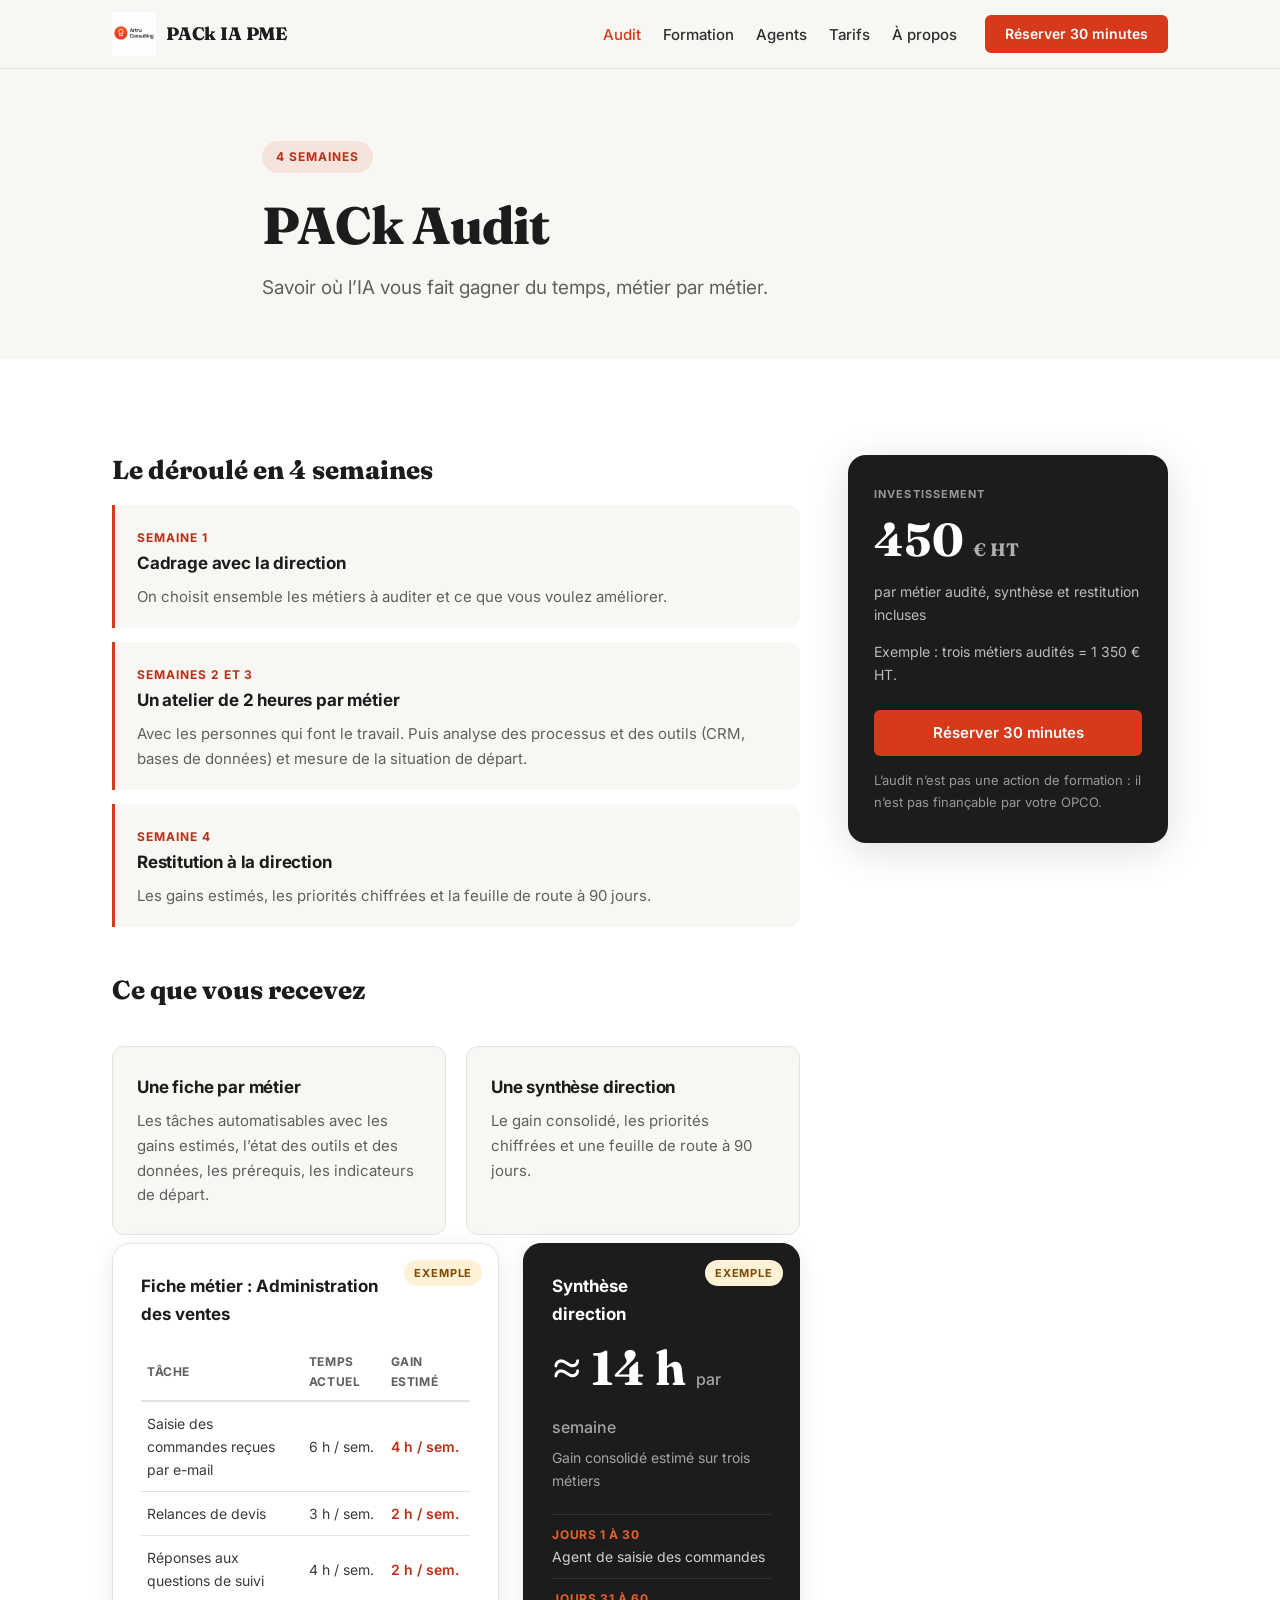
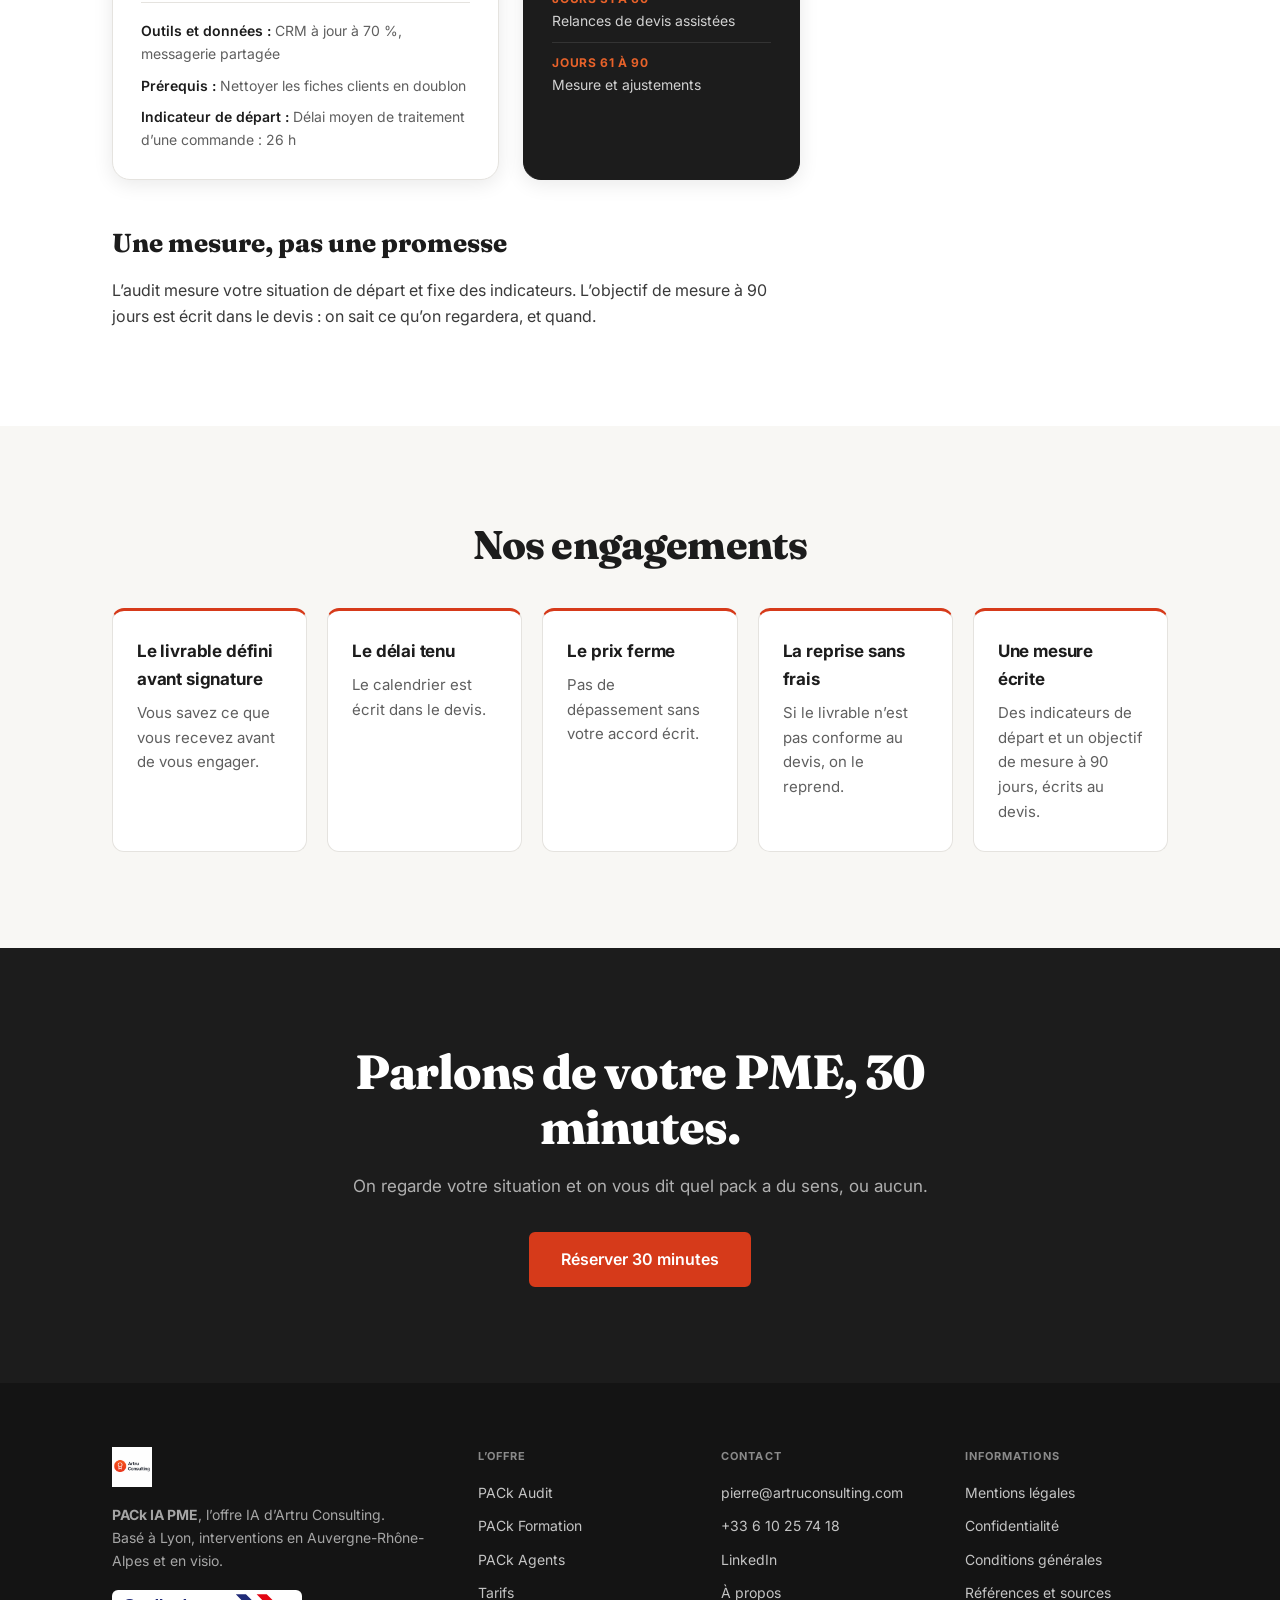
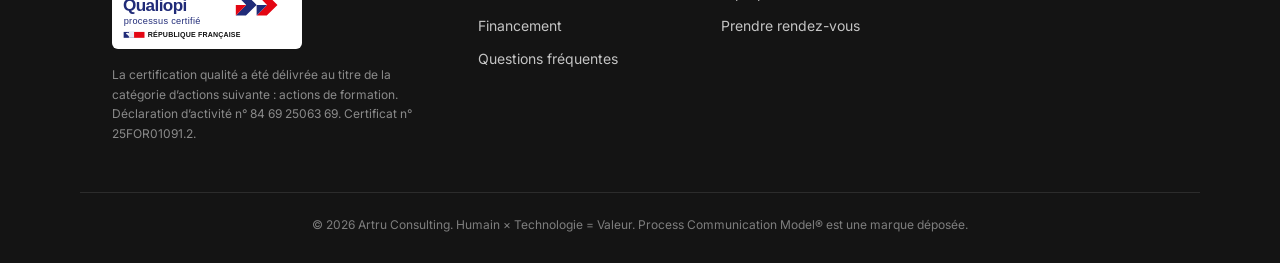
<file: audit/index.html>
<!DOCTYPE html>
<html lang="fr">
<head>
<meta charset="UTF-8">
<meta name="viewport" content="width=device-width, initial-scale=1">

<title>PACk Audit : Savoir où l’IA vous fait gagner du temps, métier par métier | Artru Consulting</title>
<meta name="description" content="Savoir où l’IA vous fait gagner du temps, métier par métier. 4 semaines. 450 € HT par métier. Une fiche par métier, une synthèse direction, une feuille de route à 90 jours.">
<link rel="canonical" href="https://artru-consulting.github.io/landing-ia/audit/">

<meta property="og:type" content="website">
<meta property="og:title" content="PACk Audit : Savoir où l’IA vous fait gagner du temps, métier par métier | Artru Consulting">
<meta property="og:description" content="Savoir où l’IA vous fait gagner du temps, métier par métier. 4 semaines. 450 € HT par métier. Une fiche par métier, une synthèse direction, une feuille de route à 90 jours.">
<meta property="og:url" content="https://artru-consulting.github.io/landing-ia/audit/">
<meta property="og:locale" content="fr_FR">
<link rel="icon" href="../assets/logo-artru-consulting-96.png">
<link rel="preconnect" href="https://fonts.googleapis.com">
<link rel="preconnect" href="https://fonts.gstatic.com" crossorigin>
<link href="https://fonts.googleapis.com/css2?family=Inter:wght@400;500;600;700&family=Fraunces:wght@700;800&display=swap" rel="stylesheet">
<link rel="stylesheet" href="../assets/site.css">
<script type="application/ld+json">{"@context":"https://schema.org","@type":"Organization","name":"Artru Consulting","url":"https://artru-consulting.github.io/landing-ia/","logo":"https://artru-consulting.github.io/landing-ia/assets/logo-artru-consulting.png","email":"pierre@artruconsulting.com","areaServed":"Auvergne-Rhône-Alpes, France","founder":{"@type":"Person","name":"Pierre Artru","sameAs":["https://www.linkedin.com/in/pierre-artru-4628a413/"]},"sameAs":["https://www.linkedin.com/in/pierre-artru-4628a413/"],"hasCredential":{"@type":"EducationalOccupationalCredential","name":"Certification Qualiopi n° 25FOR01091.2 (actions de formation)"}}</script>
<script type="application/ld+json">{"@context":"https://schema.org","@type":"Service","name":"PACk Audit","description":"Savoir où l’IA vous fait gagner du temps, métier par métier.","provider":{"@type":"Organization","name":"Artru Consulting"},"areaServed":"France","offers":{"@type":"Offer","priceCurrency":"EUR","price":"450","description":"450 € HT par métier (par métier)"}}</script>
</head>
<body>
<a class="skip" href="#contenu">Aller au contenu</a>
<header class="header">
  <div class="container header-inner">
    <a class="logo" href="../"><img src="../assets/logo-artru-consulting.png" alt="Artru Consulting, accueil" width="44" height="44"><span class="logo-text">PACk IA PME</span></a>
    <button class="nav-toggle" aria-expanded="false" aria-controls="nav">Menu</button>
    <nav id="nav" class="nav" aria-label="Navigation principale">
      <ul><li><a href="../audit/" aria-current="page">Audit</a></li><li><a href="../formation/">Formation</a></li><li><a href="../agents/">Agents</a></li><li><a href="../tarifs/">Tarifs</a></li><li><a href="../a-propos/">À propos</a></li></ul>
      <a href="https://calendly.com/pierre-1qet/30-minutes-ia-avec-pack" target="_blank" rel="noopener" class="btn btn-primary btn-sm js-cta">Réserver 30 minutes</a>
    </nav>
  </div>
</header>
<main id="contenu">
<section class="page-head"><div class="container narrow">
  <p class="kicker">4 semaines</p>
  <h1 class="page-title">PACk Audit</h1>
  <p class="lead">Savoir où l’IA vous fait gagner du temps, métier par métier.</p>
</div></section>
<section class="section section-light">
  <div class="container pack-layout">
    <div class="pack-main">
  <h2 class="h2">Le déroulé en 4 semaines</h2>
  <ol class="timeline"><li><span class="timeline-label">Semaine 1</span><h3>Cadrage avec la direction</h3><p>On choisit ensemble les métiers à auditer et ce que vous voulez améliorer.</p></li><li><span class="timeline-label">Semaines 2 et 3</span><h3>Un atelier de 2 heures par métier</h3><p>Avec les personnes qui font le travail. Puis analyse des processus et des outils (CRM, bases de données) et mesure de la situation de départ.</p></li><li><span class="timeline-label">Semaine 4</span><h3>Restitution à la direction</h3><p>Les gains estimés, les priorités chiffrées et la feuille de route à 90 jours.</p></li></ol>
  <h2 class="h2">Ce que vous recevez</h2>
  <ul class="cards-2"><li><h3>Une fiche par métier</h3><p>Les tâches automatisables avec les gains estimés, l’état des outils et des données, les prérequis, les indicateurs de départ.</p></li><li><h3>Une synthèse direction</h3><p>Le gain consolidé, les priorités chiffrées et une feuille de route à 90 jours.</p></li></ul>
  <div class="preview-grid">
  <figure class="mock">
    <span class="mock-tag">Exemple</span>
    <figcaption class="mock-title">Fiche métier : Administration des ventes</figcaption>
    <table class="mock-table">
      <thead><tr><th scope="col">Tâche</th><th scope="col">Temps actuel</th><th scope="col">Gain estimé</th></tr></thead>
      <tbody>
        <tr><td>Saisie des commandes reçues par e-mail</td><td>6 h / sem.</td><td>4 h / sem.</td></tr>
        <tr><td>Relances de devis</td><td>3 h / sem.</td><td>2 h / sem.</td></tr>
        <tr><td>Réponses aux questions de suivi</td><td>4 h / sem.</td><td>2 h / sem.</td></tr>
      </tbody>
    </table>
    <dl class="mock-meta">
      <div><dt>Outils et données</dt><dd>CRM à jour à 70 %, messagerie partagée</dd></div>
      <div><dt>Prérequis</dt><dd>Nettoyer les fiches clients en doublon</dd></div>
      <div><dt>Indicateur de départ</dt><dd>Délai moyen de traitement d’une commande : 26 h</dd></div>
    </dl>
  </figure>
  <figure class="mock mock-dark">
    <span class="mock-tag">Exemple</span>
    <figcaption class="mock-title">Synthèse direction</figcaption>
    <p class="mock-big">≈ 14 h <span>par semaine</span></p>
    <p class="mock-sub">Gain consolidé estimé sur trois métiers</p>
    <ol class="mock-roadmap">
      <li><strong>Jours 1 à 30</strong> Agent de saisie des commandes</li>
      <li><strong>Jours 31 à 60</strong> Relances de devis assistées</li>
      <li><strong>Jours 61 à 90</strong> Mesure et ajustements</li>
    </ol>
  </figure>
</div>
  <h2 class="h2">Une mesure, pas une promesse</h2>
  <p>L’audit mesure votre situation de départ et fixe des indicateurs. L’objectif de mesure à 90 jours est écrit dans le devis : on sait ce qu’on regardera, et quand.</p></div>
    <aside class="price-card">
      <p class="price-label">Investissement</p>
      <p class="price-amount">450 <span class="price-currency">€ HT</span></p>
      <p class="price-detail">par métier audité, synthèse et restitution incluses</p>
      <p class="price-detail">Exemple : trois métiers audités = 1 350 € HT.</p>
      <a href="https://calendly.com/pierre-1qet/30-minutes-ia-avec-pack" target="_blank" rel="noopener" class="btn btn-primary btn-full js-cta">Réserver 30 minutes</a>
      <p class="price-funding">L’audit n’est pas une action de formation : il n’est pas finançable par votre OPCO.</p>
    </aside>
  </div>
</section>
<section class="section">
  <div class="container">
    <h2 class="section-title center">Nos engagements</h2>
    <ul class="guarantees"><li><h3>Le livrable défini avant signature</h3><p>Vous savez ce que vous recevez avant de vous engager.</p></li><li><h3>Le délai tenu</h3><p>Le calendrier est écrit dans le devis.</p></li><li><h3>Le prix ferme</h3><p>Pas de dépassement sans votre accord écrit.</p></li><li><h3>La reprise sans frais</h3><p>Si le livrable n’est pas conforme au devis, on le reprend.</p></li><li><h3>Une mesure écrite</h3><p>Des indicateurs de départ et un objectif de mesure à 90 jours, écrits au devis.</p></li></ul>
  </div>
</section>
<section class="section section-cta"><div class="container narrow center">
  <h2 class="cta-title">Parlons de votre PME, 30 minutes.</h2>
  <p class="cta-text">On regarde votre situation et on vous dit quel pack a du sens, ou aucun.</p>
  <a href="https://calendly.com/pierre-1qet/30-minutes-ia-avec-pack" target="_blank" rel="noopener" class="btn btn-primary btn-lg js-cta">Réserver 30 minutes</a>
</div></section>
</main>
<footer class="footer">
  <div class="container footer-main">
    <div class="footer-col footer-brand">
      <img src="../assets/logo-artru-consulting.png" alt="Artru Consulting" width="40" height="40" loading="lazy">
      <p><strong>PACk IA PME</strong>, l’offre IA d’Artru Consulting.<br>Basé à Lyon, interventions en Auvergne-Rhône-Alpes et en visio.</p>
      <a class="footer-qualiopi" href="../assets/certificat_qualiopi_25FOR01091.2.pdf" target="_blank" rel="noopener">
        <img src="../assets/qualiopi.svg" alt="Certification Qualiopi, voir le certificat" width="190" height="58" loading="lazy">
      </a>
      <p class="footer-small">La certification qualité a été délivrée au titre de la catégorie d’actions suivante : actions de formation.<br>Déclaration d’activité n° 84 69 25063 69. Certificat n° 25FOR01091.2.</p>
    </div>
    <div class="footer-col">
      <h2 class="footer-title">L’offre</h2>
      <ul class="footer-links">
        <li><a href="../audit/">PACk Audit</a></li>
        <li><a href="../formation/">PACk Formation</a></li>
        <li><a href="../agents/">PACk Agents</a></li>
        <li><a href="../tarifs/">Tarifs</a></li>
        <li><a href="../financement/">Financement</a></li>
        <li><a href="../faq/">Questions fréquentes</a></li>
      </ul>
    </div>
    <div class="footer-col">
      <h2 class="footer-title">Contact</h2>
      <ul class="footer-links">
        <li><a href="mailto:pierre@artruconsulting.com">pierre@artruconsulting.com</a></li>
        <li><a href="tel:+33610257418">+33 6 10 25 74 18</a></li>
        <li><a href="https://www.linkedin.com/in/pierre-artru-4628a413/" target="_blank" rel="noopener">LinkedIn</a></li>
        <li><a href="../a-propos/">À propos</a></li>
        <li><a href="../contact/">Prendre rendez-vous</a></li>
      </ul>
    </div>
    <div class="footer-col">
      <h2 class="footer-title">Informations</h2>
      <ul class="footer-links">
        <li><a href="../mentions-legales/">Mentions légales</a></li>
        <li><a href="../confidentialite/">Confidentialité</a></li>
        <li><a href="https://artruconsulting.com/conditions-generales" target="_blank" rel="noopener">Conditions générales</a></li>
        <li><a href="../references-et-sources/">Références et sources</a></li>
      </ul>
    </div>
  </div>
  <div class="container footer-bottom">
    <p>© 2026 Artru Consulting. Humain × Technologie = Valeur. Process Communication Model® est une marque déposée.</p>
  </div>
</footer>
<script src="../assets/site.js" defer></script>
</body>
</html>
</file>
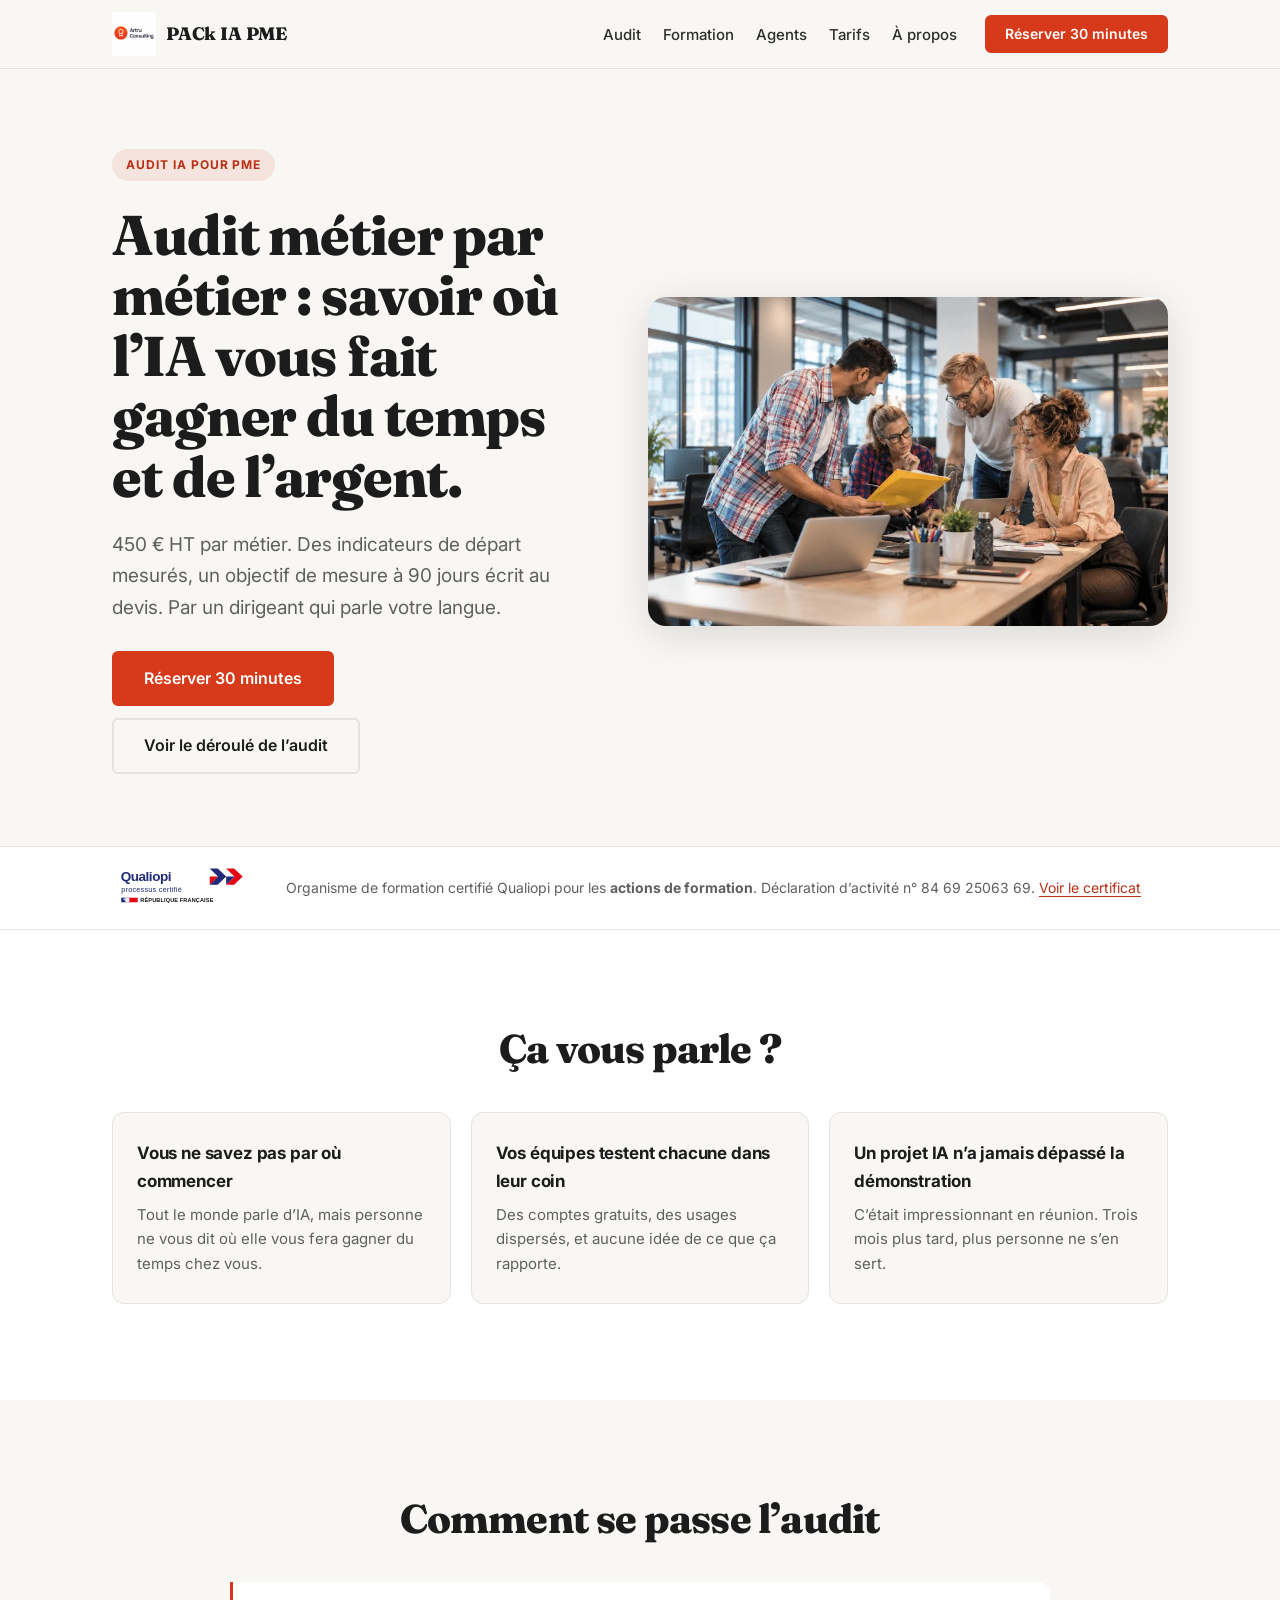
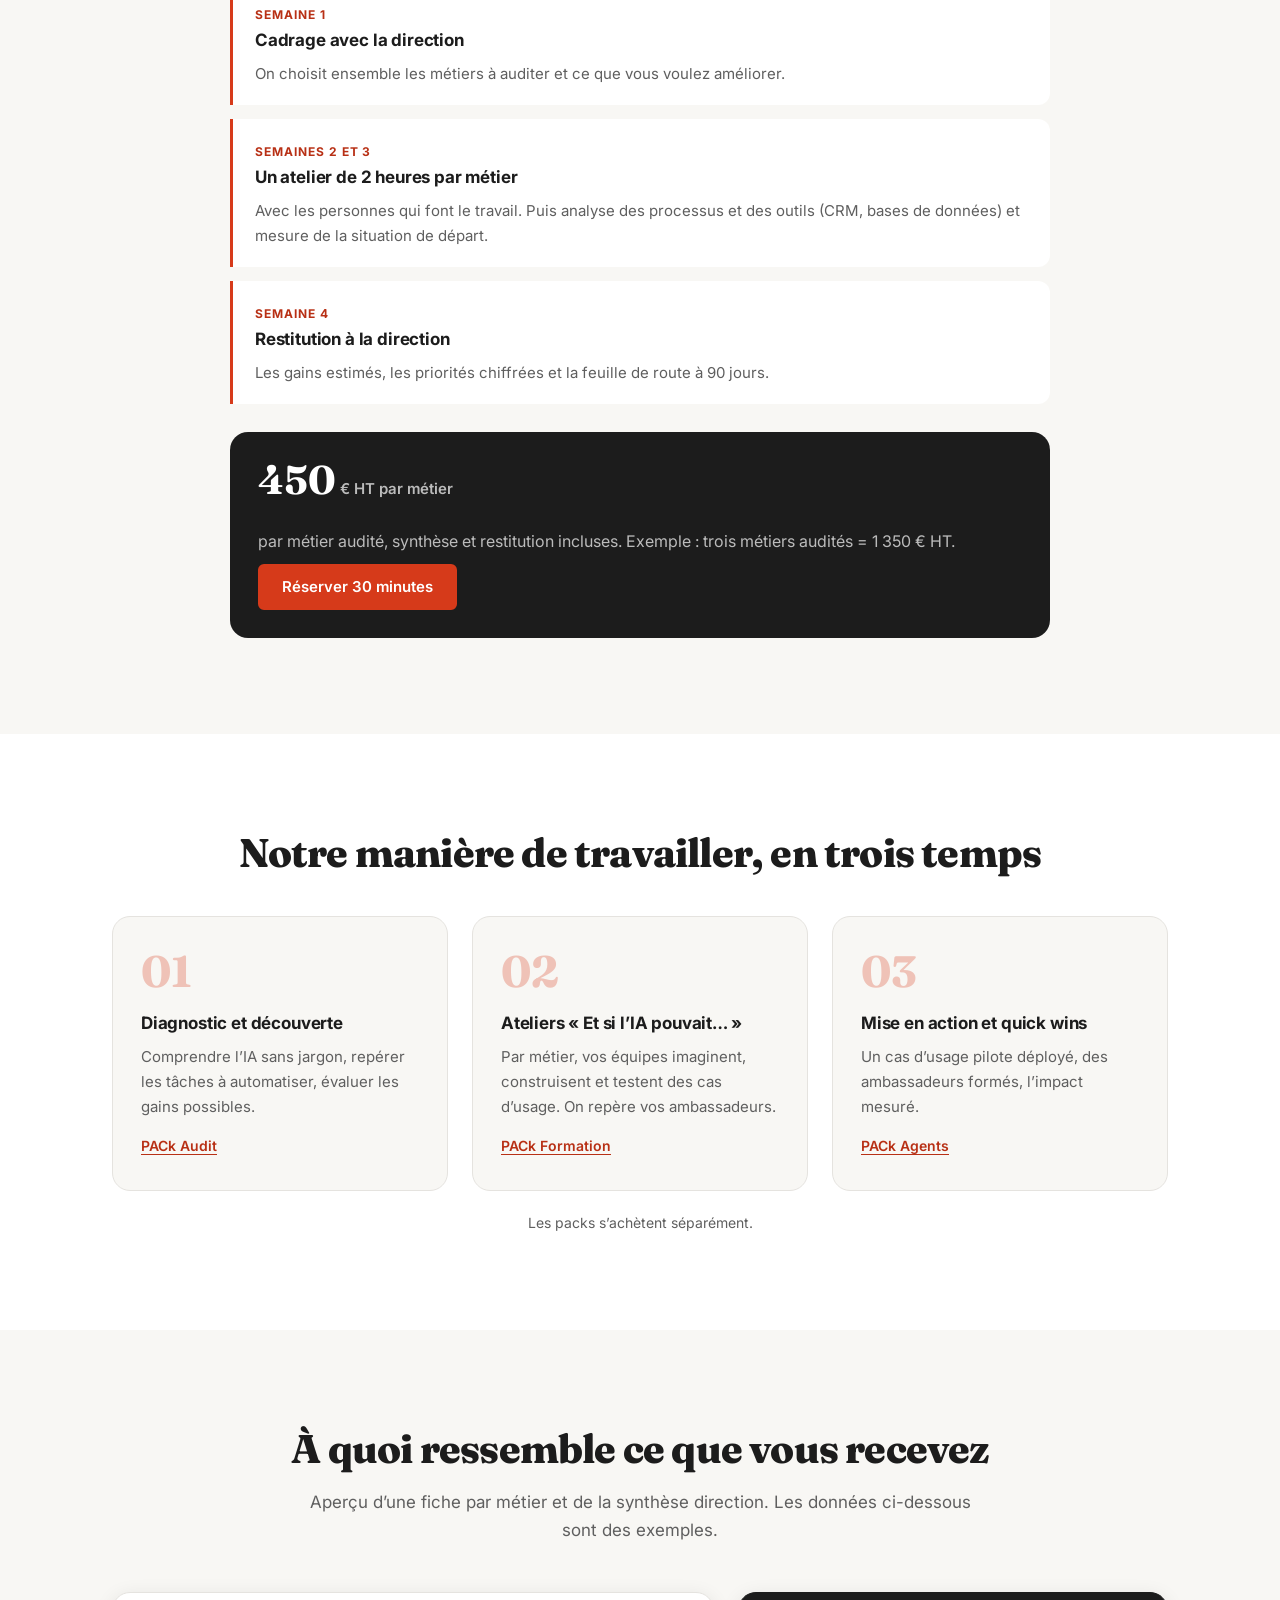
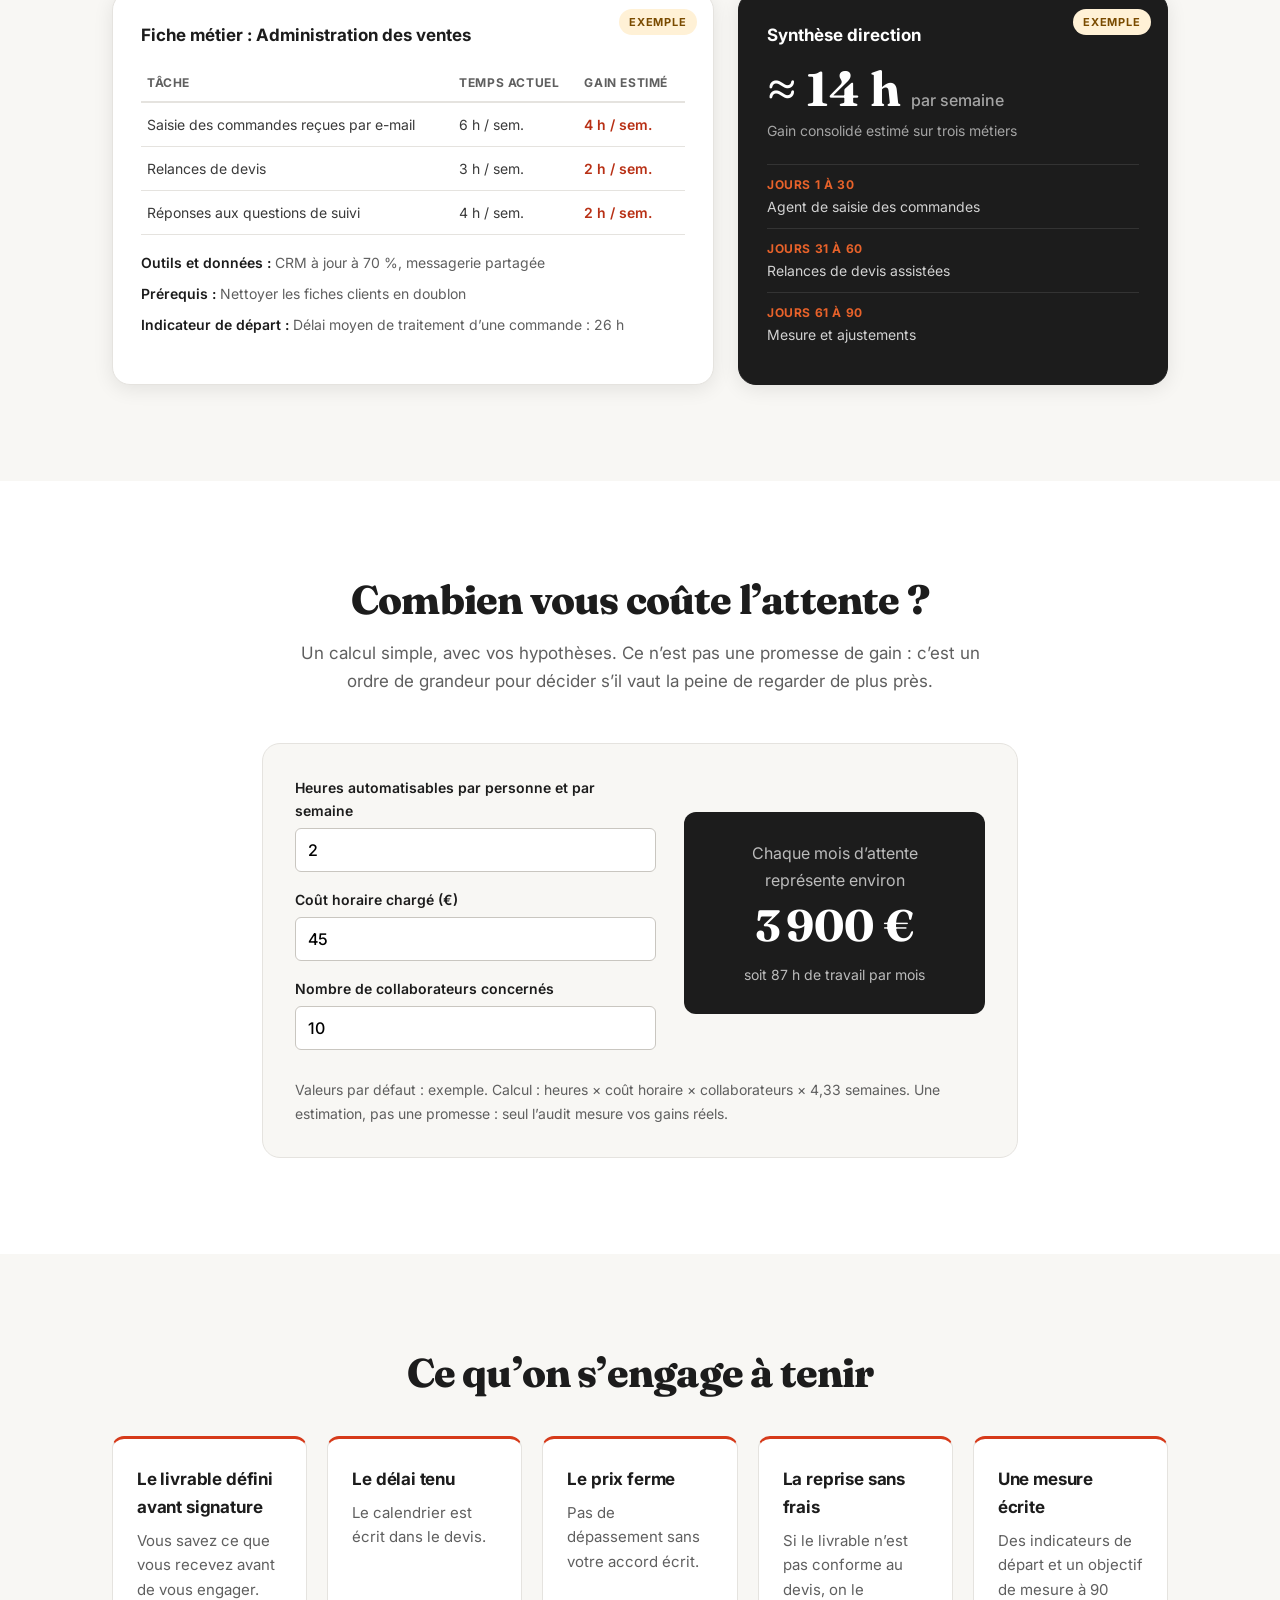
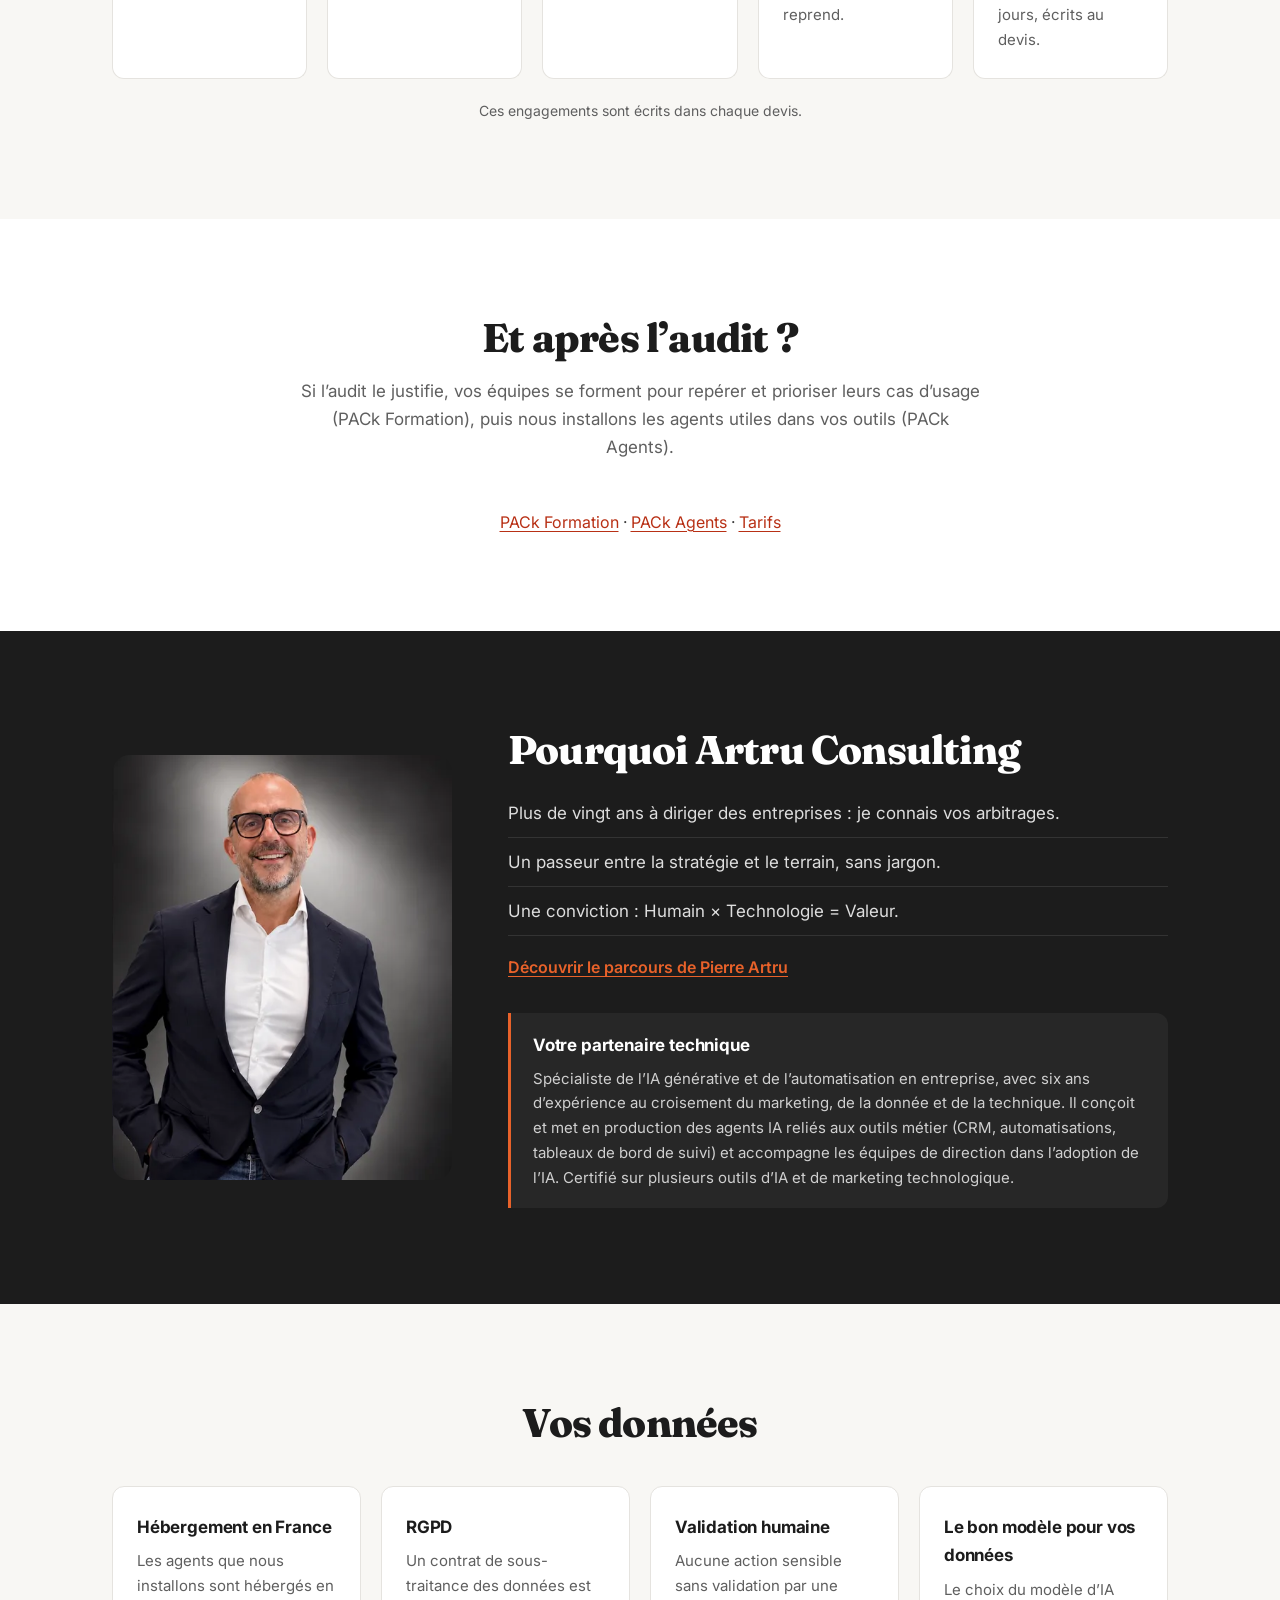
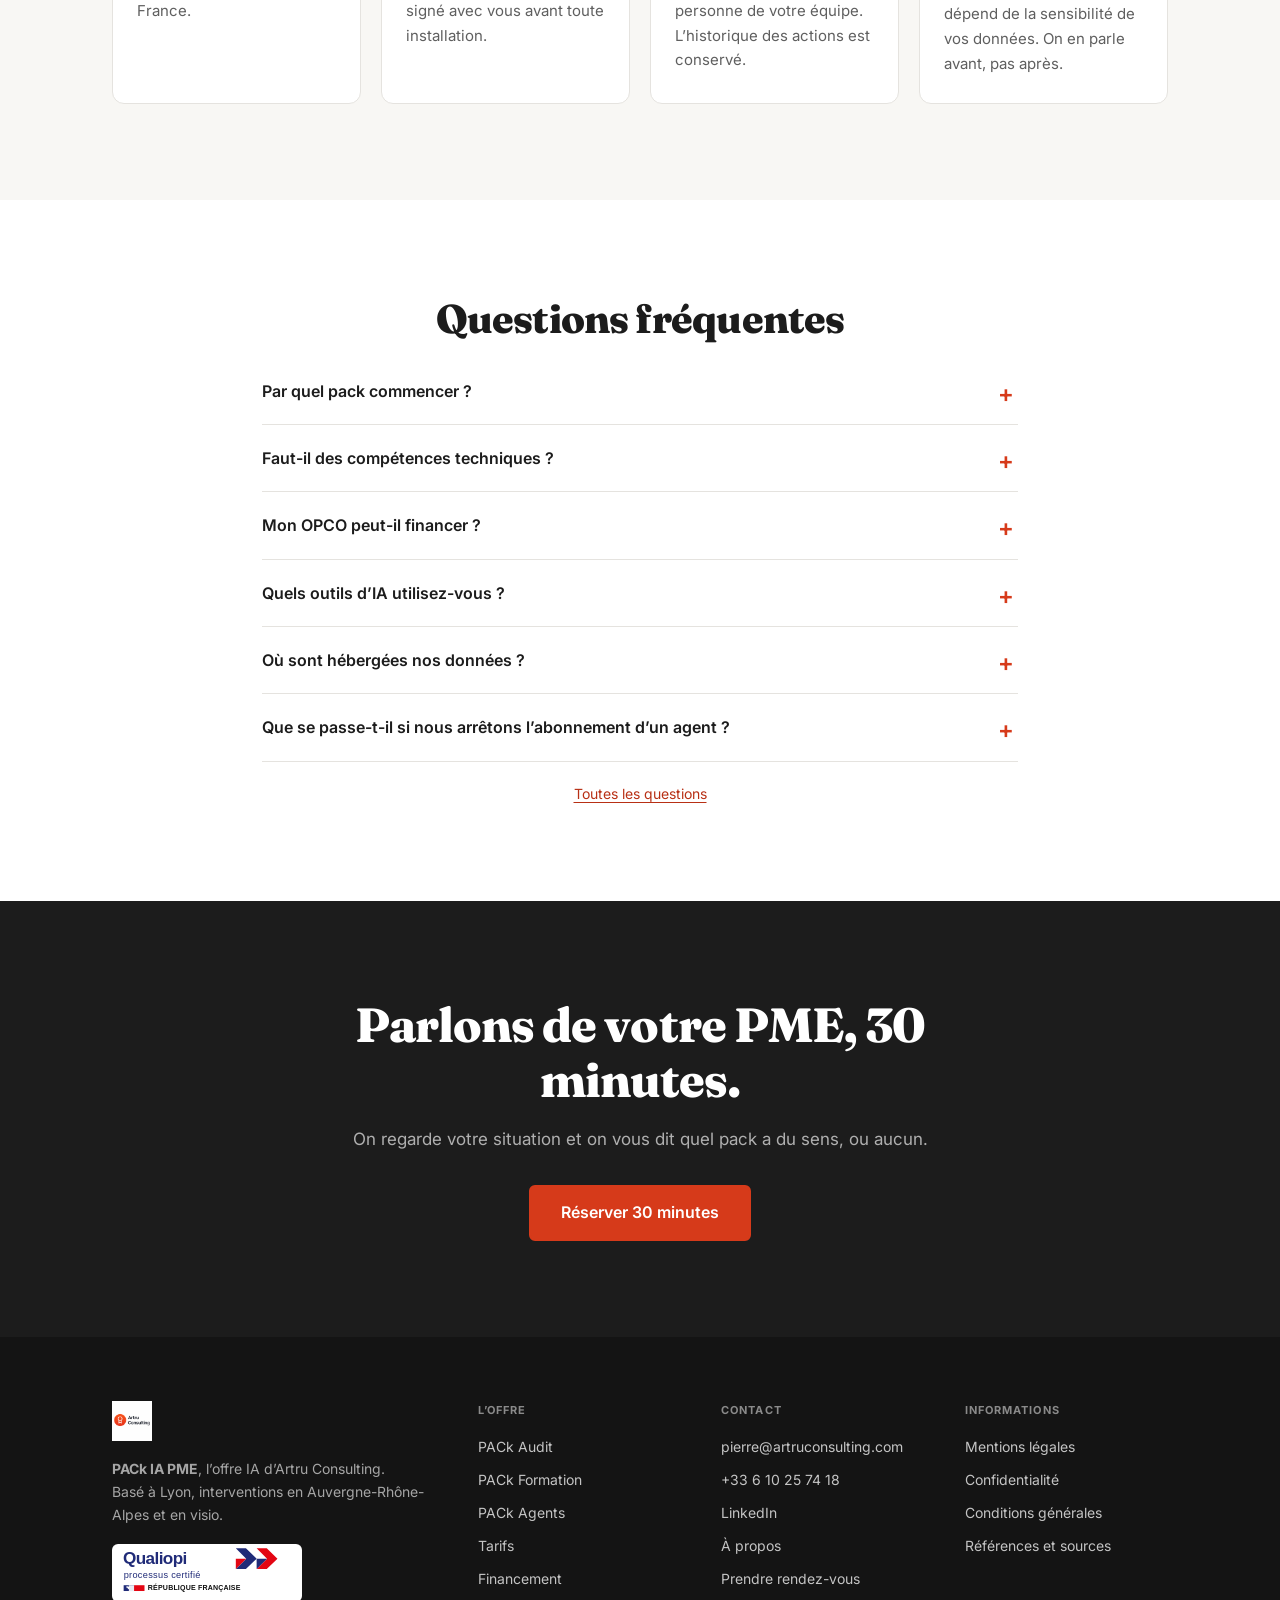
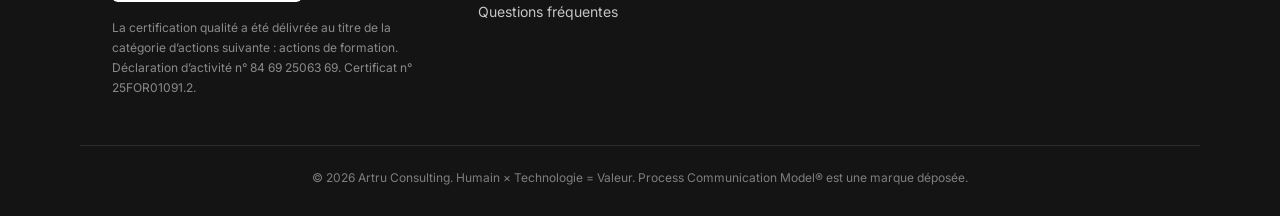
<file: b/index.html>
<!DOCTYPE html>
<html lang="fr">
<head>
<meta charset="UTF-8">
<meta name="viewport" content="width=device-width, initial-scale=1">

<title>Audit IA métier par métier pour PME | Artru Consulting</title>
<meta name="description" content="Audit IA métier par métier à 450 € HT par métier : où l’IA fait gagner du temps à votre PME, avec des indicateurs de départ et un objectif de mesure à 90 jours.">
<link rel="canonical" href="https://artru-consulting.github.io/landing-ia/b/">
<meta name="robots" content="noindex">
<meta property="og:type" content="website">
<meta property="og:title" content="Audit IA métier par métier pour PME | Artru Consulting">
<meta property="og:description" content="Audit IA métier par métier à 450 € HT par métier : où l’IA fait gagner du temps à votre PME, avec des indicateurs de départ et un objectif de mesure à 90 jours.">
<meta property="og:url" content="https://artru-consulting.github.io/landing-ia/b/">
<meta property="og:locale" content="fr_FR">
<link rel="icon" href="../assets/logo-artru-consulting-96.png">
<link rel="preconnect" href="https://fonts.googleapis.com">
<link rel="preconnect" href="https://fonts.gstatic.com" crossorigin>
<link href="https://fonts.googleapis.com/css2?family=Inter:wght@400;500;600;700&family=Fraunces:wght@700;800&display=swap" rel="stylesheet">
<link rel="stylesheet" href="../assets/site.css">
<script type="application/ld+json">{"@context":"https://schema.org","@type":"Organization","name":"Artru Consulting","url":"https://artru-consulting.github.io/landing-ia/","logo":"https://artru-consulting.github.io/landing-ia/assets/logo-artru-consulting.png","email":"pierre@artruconsulting.com","areaServed":"Auvergne-Rhône-Alpes, France","founder":{"@type":"Person","name":"Pierre Artru","sameAs":["https://www.linkedin.com/in/pierre-artru-4628a413/"]},"sameAs":["https://www.linkedin.com/in/pierre-artru-4628a413/"],"hasCredential":{"@type":"EducationalOccupationalCredential","name":"Certification Qualiopi n° 25FOR01091.2 (actions de formation)"}}</script>
<script type="application/ld+json">{"@context":"https://schema.org","@type":"FAQPage","mainEntity":[{"@type":"Question","name":"Par quel pack commencer ?","acceptedAnswer":{"@type":"Answer","text":"Le plus souvent par l’audit : il dit où l’IA vous fait gagner du temps, et ce qu’il faut pour y arriver. Si vos équipes partent de zéro, la formation est un bon point de départ. L’échange de 30 minutes sert à choisir."}},{"@type":"Question","name":"Faut-il des compétences techniques ?","acceptedAnswer":{"@type":"Answer","text":"Non. La formation est sans prérequis. Pour les agents, il faut des outils et des données exploitables : l’audit le vérifie avant."}},{"@type":"Question","name":"Mon OPCO peut-il financer ?","acceptedAnswer":{"@type":"Answer","text":"La formation peut être prise en charge par votre OPCO selon votre situation : Artru Consulting est certifié Qualiopi pour les actions de formation. Nous vous aidons à monter le dossier. L’audit et les agents ne sont pas finançables par l’OPCO."}},{"@type":"Question","name":"Quels outils d’IA utilisez-vous ?","acceptedAnswer":{"@type":"Answer","text":"Ceux qui conviennent à votre entreprise : ChatGPT, Gemini, Claude, Mistral ou d’autres. Nous ne vendons pas de licences et ne sommes liés à aucun éditeur."}},{"@type":"Question","name":"Où sont hébergées nos données ?","acceptedAnswer":{"@type":"Answer","text":"Les agents que nous installons sont hébergés en France. Le choix du modèle d’IA dépend de la sensibilité de vos données, et un contrat de sous-traitance des données est signé avant toute installation."}},{"@type":"Question","name":"Que se passe-t-il si nous arrêtons l’abonnement d’un agent ?","acceptedAnswer":{"@type":"Answer","text":"Il n’y a pas d’engagement au-delà du mois en cours. Nous convenons avec vous de la restitution de vos données et de la configuration."}}]}</script>
</head>
<body>
<a class="skip" href="#contenu">Aller au contenu</a>
<header class="header">
  <div class="container header-inner">
    <a class="logo" href="../"><img src="../assets/logo-artru-consulting.png" alt="Artru Consulting, accueil" width="44" height="44"><span class="logo-text">PACk IA PME</span></a>
    <button class="nav-toggle" aria-expanded="false" aria-controls="nav">Menu</button>
    <nav id="nav" class="nav" aria-label="Navigation principale">
      <ul><li><a href="../audit/">Audit</a></li><li><a href="../formation/">Formation</a></li><li><a href="../agents/">Agents</a></li><li><a href="../tarifs/">Tarifs</a></li><li><a href="../a-propos/">À propos</a></li></ul>
      <a href="https://calendly.com/pierre-1qet/30-minutes-ia-avec-pack" target="_blank" rel="noopener" class="btn btn-primary btn-sm js-cta">Réserver 30 minutes</a>
    </nav>
  </div>
</header>
<main id="contenu">

<section class="hero">
  <div class="container hero-layout">
    <div class="hero-content">
      <p class="badge">Audit IA pour PME</p>
      <h1 class="hero-title">Audit métier par métier : savoir où l’IA vous fait gagner du temps et de l’argent.</h1>
      <p class="hero-subtitle">450 € HT par métier. Des indicateurs de départ mesurés, un objectif de mesure à 90 jours écrit au devis. Par un dirigeant qui parle votre langue.</p>
      <div class="btn-row">
        <a href="https://calendly.com/pierre-1qet/30-minutes-ia-avec-pack" target="_blank" rel="noopener" class="btn btn-primary btn-lg js-cta">Réserver 30 minutes</a>
        <a class="btn btn-ghost btn-lg" href="../audit/">Voir le déroulé de l’audit</a>
      </div>
    </div>
    <div class="hero-media"><picture>
  <source type="image/webp" srcset="../assets/home-equipe-480.webp 480w, ../assets/home-equipe-767.webp 767w" sizes="(max-width: 960px) 100vw, 520px">
  <img class="hero-img" src="../assets/home-equipe-767.webp" alt="Une équipe de PME travaille ensemble autour d’un ordinateur" width="767" height="486" fetchpriority="high">
</picture></div>
  </div>
</section>
<section class="qualiopi-band" aria-label="Certification">
  <div class="container band-inner">
    <img src="../assets/qualiopi.svg" alt="Qualiopi, processus certifié" width="150" height="46">
    <p>Organisme de formation certifié Qualiopi pour les <strong>actions de formation</strong>. Déclaration d’activité n° 84 69 25063 69. <a href="../assets/certificat_qualiopi_25FOR01091.2.pdf" target="_blank" rel="noopener">Voir le certificat</a></p>
  </div>
</section>
<section class="section section-light">
  <div class="container">
    <h2 class="section-title center">Ça vous parle ?</h2>
    <ul class="pains"><li><h3>Vous ne savez pas par où commencer</h3><p>Tout le monde parle d’IA, mais personne ne vous dit où elle vous fera gagner du temps chez vous.</p></li><li><h3>Vos équipes testent chacune dans leur coin</h3><p>Des comptes gratuits, des usages dispersés, et aucune idée de ce que ça rapporte.</p></li><li><h3>Un projet IA n’a jamais dépassé la démonstration</h3><p>C’était impressionnant en réunion. Trois mois plus tard, plus personne ne s’en sert.</p></li></ul>
  </div>
</section>

<section class="section" id="packs">
  <div class="container">
    <h2 class="section-title center">Comment se passe l’audit</h2>
    <ol class="timeline"><li><span class="timeline-label">Semaine 1</span><h3>Cadrage avec la direction</h3><p>On choisit ensemble les métiers à auditer et ce que vous voulez améliorer.</p></li><li><span class="timeline-label">Semaines 2 et 3</span><h3>Un atelier de 2 heures par métier</h3><p>Avec les personnes qui font le travail. Puis analyse des processus et des outils (CRM, bases de données) et mesure de la situation de départ.</p></li><li><span class="timeline-label">Semaine 4</span><h3>Restitution à la direction</h3><p>Les gains estimés, les priorités chiffrées et la feuille de route à 90 jours.</p></li></ol>
    <div class="price-banner"><p><span class="pack-price-amount">450</span> <span class="pack-price-unit">€ HT par métier</span></p><p>par métier audité, synthèse et restitution incluses. Exemple : trois métiers audités = 1 350 € HT.</p><a href="https://calendly.com/pierre-1qet/30-minutes-ia-avec-pack" target="_blank" rel="noopener" class="btn btn-primary js-cta">Réserver 30 minutes</a></div>
  </div>
</section>
<section class="section section-light">
  <div class="container">
    <h2 class="section-title center">Notre manière de travailler, en trois temps</h2>
    <ol class="steps">
  <li class="step">
    <span class="step-n" aria-hidden="true">01</span>
    <h3>Diagnostic et découverte</h3>
    <p>Comprendre l’IA sans jargon, repérer les tâches à automatiser, évaluer les gains possibles.</p>
    <a class="step-link" href="../audit/">PACk Audit</a>
  </li>
  <li class="step">
    <span class="step-n" aria-hidden="true">02</span>
    <h3>Ateliers « Et si l’IA pouvait… »</h3>
    <p>Par métier, vos équipes imaginent, construisent et testent des cas d’usage. On repère vos ambassadeurs.</p>
    <a class="step-link" href="../formation/">PACk Formation</a>
  </li>
  <li class="step">
    <span class="step-n" aria-hidden="true">03</span>
    <h3>Mise en action et quick wins</h3>
    <p>Un cas d’usage pilote déployé, des ambassadeurs formés, l’impact mesuré.</p>
    <a class="step-link" href="../agents/">PACk Agents</a>
  </li></ol>
  <p class="note center">Les packs s’achètent séparément.</p>
  </div>
</section>
<section class="section">
  <div class="container">
    <h2 class="section-title center">À quoi ressemble ce que vous recevez</h2>
    <p class="section-intro center">Aperçu d’une fiche par métier et de la synthèse direction. Les données ci-dessous sont des exemples.</p>
    <div class="preview-grid">
  <figure class="mock">
    <span class="mock-tag">Exemple</span>
    <figcaption class="mock-title">Fiche métier : Administration des ventes</figcaption>
    <table class="mock-table">
      <thead><tr><th scope="col">Tâche</th><th scope="col">Temps actuel</th><th scope="col">Gain estimé</th></tr></thead>
      <tbody>
        <tr><td>Saisie des commandes reçues par e-mail</td><td>6 h / sem.</td><td>4 h / sem.</td></tr>
        <tr><td>Relances de devis</td><td>3 h / sem.</td><td>2 h / sem.</td></tr>
        <tr><td>Réponses aux questions de suivi</td><td>4 h / sem.</td><td>2 h / sem.</td></tr>
      </tbody>
    </table>
    <dl class="mock-meta">
      <div><dt>Outils et données</dt><dd>CRM à jour à 70 %, messagerie partagée</dd></div>
      <div><dt>Prérequis</dt><dd>Nettoyer les fiches clients en doublon</dd></div>
      <div><dt>Indicateur de départ</dt><dd>Délai moyen de traitement d’une commande : 26 h</dd></div>
    </dl>
  </figure>
  <figure class="mock mock-dark">
    <span class="mock-tag">Exemple</span>
    <figcaption class="mock-title">Synthèse direction</figcaption>
    <p class="mock-big">≈ 14 h <span>par semaine</span></p>
    <p class="mock-sub">Gain consolidé estimé sur trois métiers</p>
    <ol class="mock-roadmap">
      <li><strong>Jours 1 à 30</strong> Agent de saisie des commandes</li>
      <li><strong>Jours 31 à 60</strong> Relances de devis assistées</li>
      <li><strong>Jours 61 à 90</strong> Mesure et ajustements</li>
    </ol>
  </figure>
</div>
  </div>
</section>
<section class="section section-light">
  <div class="container narrow">
    <h2 class="section-title center">Combien vous coûte l’attente ?</h2>
    <p class="section-intro center">Un calcul simple, avec vos hypothèses. Ce n’est pas une promesse de gain : c’est un ordre de grandeur pour décider s’il vaut la peine de regarder de plus près.</p>
    <form class="calc" id="calc" aria-describedby="calc-note" onsubmit="return false">
  <div class="calc-fields">
    <label>Heures automatisables par personne et par semaine
      <input type="number" name="hours" min="0" max="40" step="0.5" value="2" inputmode="decimal"></label>
    <label>Coût horaire chargé (€)
      <input type="number" name="cost" min="0" max="500" step="1" value="45" inputmode="decimal"></label>
    <label>Nombre de collaborateurs concernés
      <input type="number" name="people" min="1" max="500" step="1" value="10" inputmode="numeric"></label>
  </div>
  <div class="calc-result" aria-live="polite">
    <p>Chaque mois d’attente représente environ</p>
    <p class="calc-amount"><output name="month">3 900 €</output></p>
    <p class="calc-sub">soit <output name="hoursMonth">87 h</output> de travail par mois</p>
  </div>
  <p class="note" id="calc-note">Valeurs par défaut : exemple. Calcul : heures × coût horaire × collaborateurs × 4,33 semaines. Une estimation, pas une promesse : seul l’audit mesure vos gains réels.</p>
</form>
  </div>
</section>
<section class="section">
  <div class="container">
    <h2 class="section-title center">Ce qu’on s’engage à tenir</h2>
    <ul class="guarantees"><li><h3>Le livrable défini avant signature</h3><p>Vous savez ce que vous recevez avant de vous engager.</p></li><li><h3>Le délai tenu</h3><p>Le calendrier est écrit dans le devis.</p></li><li><h3>Le prix ferme</h3><p>Pas de dépassement sans votre accord écrit.</p></li><li><h3>La reprise sans frais</h3><p>Si le livrable n’est pas conforme au devis, on le reprend.</p></li><li><h3>Une mesure écrite</h3><p>Des indicateurs de départ et un objectif de mesure à 90 jours, écrits au devis.</p></li></ul>
    <p class="note center">Ces engagements sont écrits dans chaque devis.</p>
  </div>
</section>
<section class="section section-light"><div class="container narrow center"><h2 class="section-title">Et après l’audit ?</h2><p class="section-intro">Si l’audit le justifie, vos équipes se forment pour repérer et prioriser leurs cas d’usage (PACk Formation), puis nous installons les agents utiles dans vos outils (PACk Agents).</p><p><a href="../formation/">PACk Formation</a> · <a href="../agents/">PACk Agents</a> · <a href="../tarifs/">Tarifs</a></p></div></section>
<section class="section section-dark">
  <div class="container why">
    <div class="why-photo"><img class="why-img" src="../assets/pierre-artru-747.webp" srcset="../assets/pierre-artru-480.webp 480w, ../assets/pierre-artru-747.webp 747w" sizes="(max-width: 960px) 80vw, 380px" alt="Pierre Artru, fondateur d’Artru Consulting" width="747" height="934" loading="lazy"></div>
    <div>
      <h2 class="section-title light">Pourquoi Artru Consulting</h2>
      <ul class="why-list"><li>Plus de vingt ans à diriger des entreprises : je connais vos arbitrages.</li><li>Un passeur entre la stratégie et le terrain, sans jargon.</li><li>Une conviction : Humain × Technologie = Valeur.</li></ul>
      <p><a class="link-light" href="../a-propos/">Découvrir le parcours de Pierre Artru</a></p>
      <aside class="partner">
  <h3>Votre partenaire technique</h3>
  <p>Spécialiste de l’IA générative et de l’automatisation en entreprise, avec six ans d’expérience au croisement du marketing, de la donnée et de la technique. Il conçoit et met en production des agents IA reliés aux outils métier (CRM, automatisations, tableaux de bord de suivi) et accompagne les équipes de direction dans l’adoption de l’IA. Certifié sur plusieurs outils d’IA et de marketing technologique.</p>
</aside>
    </div>
  </div>
</section>
<section class="section">
  <div class="container">
    <h2 class="section-title center">Vos données</h2>
    <ul class="cards-4"><li><h3>Hébergement en France</h3><p>Les agents que nous installons sont hébergés en France.</p></li><li><h3>RGPD</h3><p>Un contrat de sous-traitance des données est signé avec vous avant toute installation.</p></li><li><h3>Validation humaine</h3><p>Aucune action sensible sans validation par une personne de votre équipe. L’historique des actions est conservé.</p></li><li><h3>Le bon modèle pour vos données</h3><p>Le choix du modèle d’IA dépend de la sensibilité de vos données. On en parle avant, pas après.</p></li></ul>
  </div>
</section>
<section class="section section-light">
  <div class="container narrow">
    <h2 class="section-title center">Questions fréquentes</h2>
    <div class="faq"><details><summary>Par quel pack commencer ?</summary><p>Le plus souvent par l’audit : il dit où l’IA vous fait gagner du temps, et ce qu’il faut pour y arriver. Si vos équipes partent de zéro, la formation est un bon point de départ. L’échange de 30 minutes sert à choisir.</p></details><details><summary>Faut-il des compétences techniques ?</summary><p>Non. La formation est sans prérequis. Pour les agents, il faut des outils et des données exploitables : l’audit le vérifie avant.</p></details><details><summary>Mon OPCO peut-il financer ?</summary><p>La formation peut être prise en charge par votre OPCO selon votre situation : Artru Consulting est certifié Qualiopi pour les actions de formation. Nous vous aidons à monter le dossier. L’audit et les agents ne sont pas finançables par l’OPCO.</p></details><details><summary>Quels outils d’IA utilisez-vous ?</summary><p>Ceux qui conviennent à votre entreprise : ChatGPT, Gemini, Claude, Mistral ou d’autres. Nous ne vendons pas de licences et ne sommes liés à aucun éditeur.</p></details><details><summary>Où sont hébergées nos données ?</summary><p>Les agents que nous installons sont hébergés en France. Le choix du modèle d’IA dépend de la sensibilité de vos données, et un contrat de sous-traitance des données est signé avant toute installation.</p></details><details><summary>Que se passe-t-il si nous arrêtons l’abonnement d’un agent ?</summary><p>Il n’y a pas d’engagement au-delà du mois en cours. Nous convenons avec vous de la restitution de vos données et de la configuration.</p></details></div>
    <p class="note center"><a href="../faq/">Toutes les questions</a></p>
  </div>
</section>
<section class="section section-cta"><div class="container narrow center">
  <h2 class="cta-title">Parlons de votre PME, 30 minutes.</h2>
  <p class="cta-text">On regarde votre situation et on vous dit quel pack a du sens, ou aucun.</p>
  <a href="https://calendly.com/pierre-1qet/30-minutes-ia-avec-pack" target="_blank" rel="noopener" class="btn btn-primary btn-lg js-cta">Réserver 30 minutes</a>
</div></section>
</main>
<footer class="footer">
  <div class="container footer-main">
    <div class="footer-col footer-brand">
      <img src="../assets/logo-artru-consulting.png" alt="Artru Consulting" width="40" height="40" loading="lazy">
      <p><strong>PACk IA PME</strong>, l’offre IA d’Artru Consulting.<br>Basé à Lyon, interventions en Auvergne-Rhône-Alpes et en visio.</p>
      <a class="footer-qualiopi" href="../assets/certificat_qualiopi_25FOR01091.2.pdf" target="_blank" rel="noopener">
        <img src="../assets/qualiopi.svg" alt="Certification Qualiopi, voir le certificat" width="190" height="58" loading="lazy">
      </a>
      <p class="footer-small">La certification qualité a été délivrée au titre de la catégorie d’actions suivante : actions de formation.<br>Déclaration d’activité n° 84 69 25063 69. Certificat n° 25FOR01091.2.</p>
    </div>
    <div class="footer-col">
      <h2 class="footer-title">L’offre</h2>
      <ul class="footer-links">
        <li><a href="../audit/">PACk Audit</a></li>
        <li><a href="../formation/">PACk Formation</a></li>
        <li><a href="../agents/">PACk Agents</a></li>
        <li><a href="../tarifs/">Tarifs</a></li>
        <li><a href="../financement/">Financement</a></li>
        <li><a href="../faq/">Questions fréquentes</a></li>
      </ul>
    </div>
    <div class="footer-col">
      <h2 class="footer-title">Contact</h2>
      <ul class="footer-links">
        <li><a href="mailto:pierre@artruconsulting.com">pierre@artruconsulting.com</a></li>
        <li><a href="tel:+33610257418">+33 6 10 25 74 18</a></li>
        <li><a href="https://www.linkedin.com/in/pierre-artru-4628a413/" target="_blank" rel="noopener">LinkedIn</a></li>
        <li><a href="../a-propos/">À propos</a></li>
        <li><a href="../contact/">Prendre rendez-vous</a></li>
      </ul>
    </div>
    <div class="footer-col">
      <h2 class="footer-title">Informations</h2>
      <ul class="footer-links">
        <li><a href="../mentions-legales/">Mentions légales</a></li>
        <li><a href="../confidentialite/">Confidentialité</a></li>
        <li><a href="https://artruconsulting.com/conditions-generales" target="_blank" rel="noopener">Conditions générales</a></li>
        <li><a href="../references-et-sources/">Références et sources</a></li>
      </ul>
    </div>
  </div>
  <div class="container footer-bottom">
    <p>© 2026 Artru Consulting. Humain × Technologie = Valeur. Process Communication Model® est une marque déposée.</p>
  </div>
</footer>
<script src="../assets/site.js" defer></script>
</body>
</html>
</file>
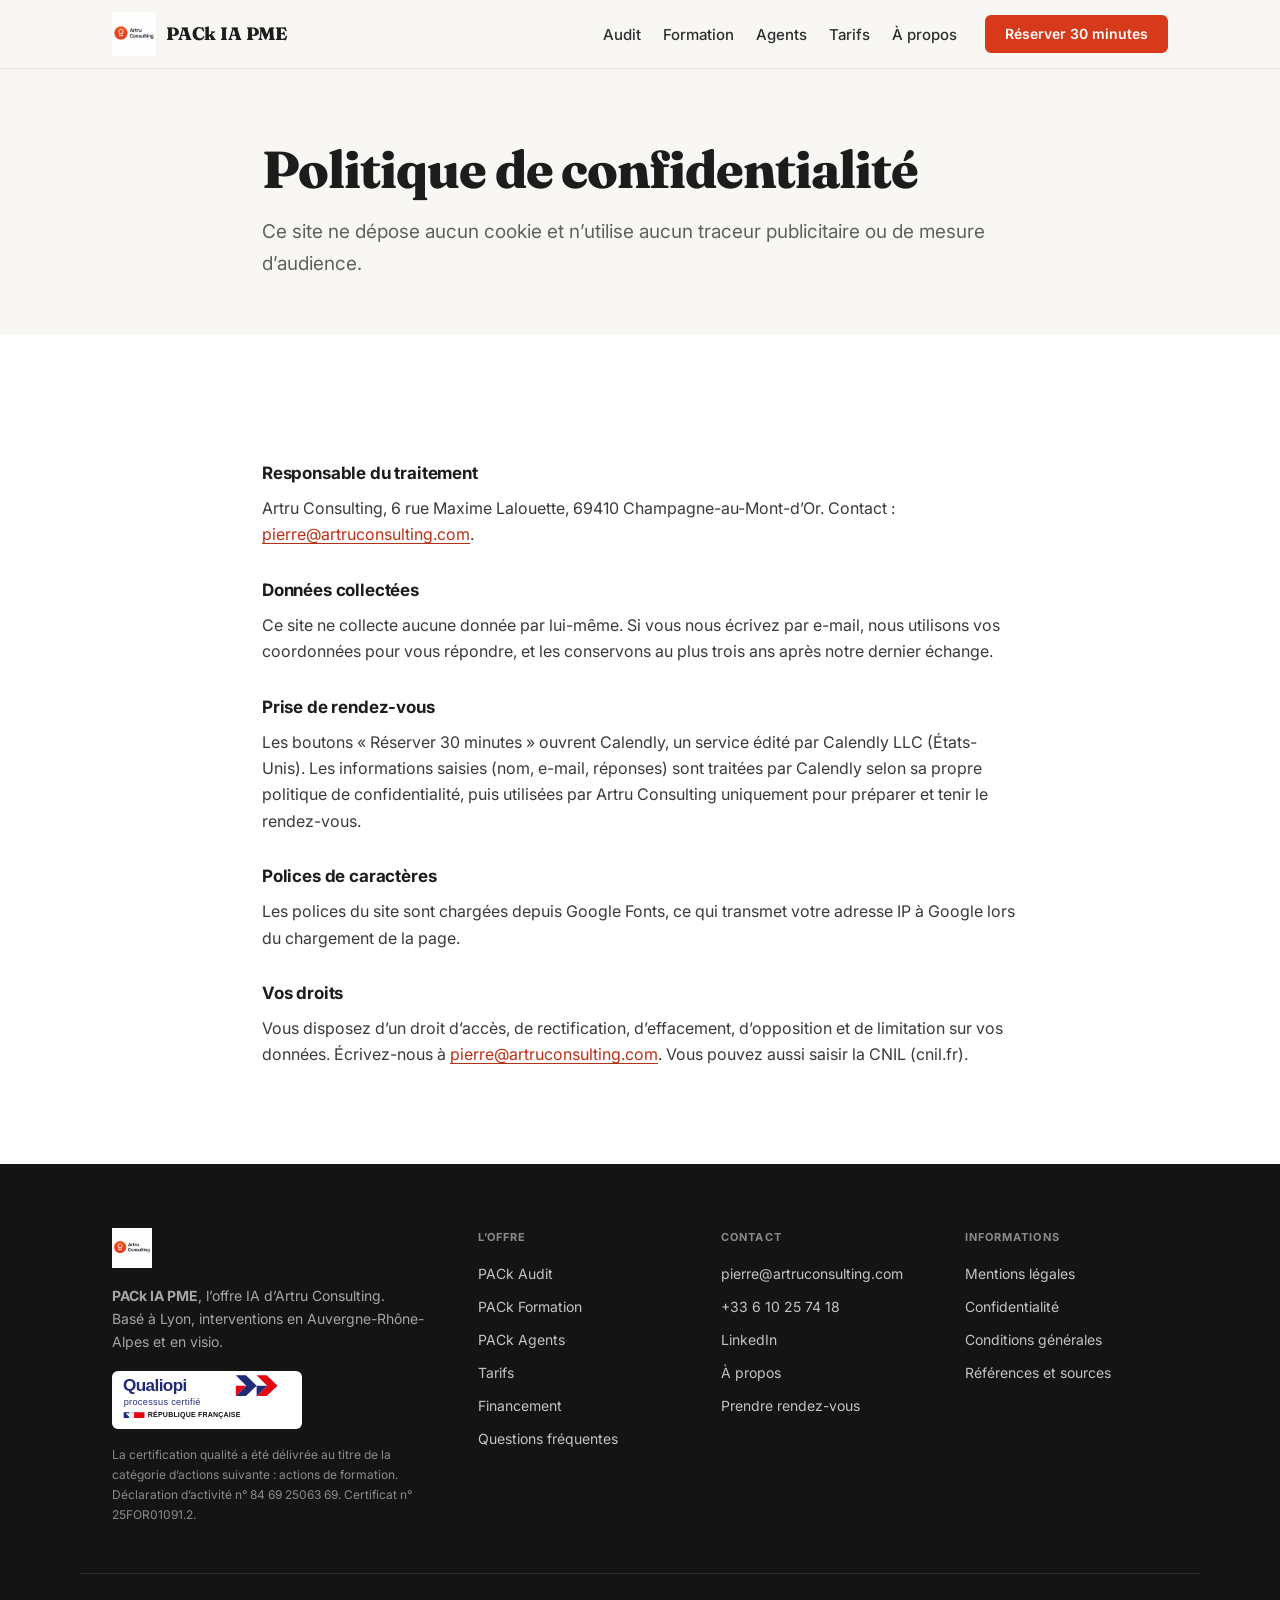
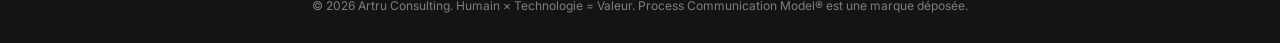
<file: confidentialite/index.html>
<!DOCTYPE html>
<html lang="fr">
<head>
<meta charset="UTF-8">
<meta name="viewport" content="width=device-width, initial-scale=1">

<title>Politique de confidentialité | Artru Consulting</title>
<meta name="description" content="Ce site ne dépose aucun cookie et n’utilise aucun traceur. Ce que deviennent les données que vous nous transmettez.">
<link rel="canonical" href="https://artru-consulting.github.io/landing-ia/confidentialite/">

<meta property="og:type" content="website">
<meta property="og:title" content="Politique de confidentialité | Artru Consulting">
<meta property="og:description" content="Ce site ne dépose aucun cookie et n’utilise aucun traceur. Ce que deviennent les données que vous nous transmettez.">
<meta property="og:url" content="https://artru-consulting.github.io/landing-ia/confidentialite/">
<meta property="og:locale" content="fr_FR">
<link rel="icon" href="../assets/logo-artru-consulting-96.png">
<link rel="preconnect" href="https://fonts.googleapis.com">
<link rel="preconnect" href="https://fonts.gstatic.com" crossorigin>
<link href="https://fonts.googleapis.com/css2?family=Inter:wght@400;500;600;700&family=Fraunces:wght@700;800&display=swap" rel="stylesheet">
<link rel="stylesheet" href="../assets/site.css">

</head>
<body>
<a class="skip" href="#contenu">Aller au contenu</a>
<header class="header">
  <div class="container header-inner">
    <a class="logo" href="../"><img src="../assets/logo-artru-consulting.png" alt="Artru Consulting, accueil" width="44" height="44"><span class="logo-text">PACk IA PME</span></a>
    <button class="nav-toggle" aria-expanded="false" aria-controls="nav">Menu</button>
    <nav id="nav" class="nav" aria-label="Navigation principale">
      <ul><li><a href="../audit/">Audit</a></li><li><a href="../formation/">Formation</a></li><li><a href="../agents/">Agents</a></li><li><a href="../tarifs/">Tarifs</a></li><li><a href="../a-propos/">À propos</a></li></ul>
      <a href="https://calendly.com/pierre-1qet/30-minutes-ia-avec-pack" target="_blank" rel="noopener" class="btn btn-primary btn-sm js-cta">Réserver 30 minutes</a>
    </nav>
  </div>
</header>
<main id="contenu">
<section class="page-head"><div class="container narrow">
  
  <h1 class="page-title">Politique de confidentialité</h1>
  <p class="lead">Ce site ne dépose aucun cookie et n’utilise aucun traceur publicitaire ou de mesure d’audience.</p>
</div></section>
<section class="section section-light"><div class="container narrow legal">
  <h2 class="h3">Responsable du traitement</h2>
  <p>Artru Consulting, 6 rue Maxime Lalouette, 69410 Champagne-au-Mont-d’Or. Contact : <a href="mailto:pierre@artruconsulting.com">pierre@artruconsulting.com</a>.</p>
  <h2 class="h3">Données collectées</h2>
  <p>Ce site ne collecte aucune donnée par lui-même. Si vous nous écrivez par e-mail, nous utilisons vos coordonnées pour vous répondre, et les conservons au plus trois ans après notre dernier échange.</p>
  <h2 class="h3">Prise de rendez-vous</h2>
  <p>Les boutons « Réserver 30 minutes » ouvrent Calendly, un service édité par Calendly LLC (États-Unis). Les informations saisies (nom, e-mail, réponses) sont traitées par Calendly selon sa propre politique de confidentialité, puis utilisées par Artru Consulting uniquement pour préparer et tenir le rendez-vous.</p>
  <h2 class="h3">Polices de caractères</h2>
  <p>Les polices du site sont chargées depuis Google Fonts, ce qui transmet votre adresse IP à Google lors du chargement de la page.</p>
  <h2 class="h3">Vos droits</h2>
  <p>Vous disposez d’un droit d’accès, de rectification, d’effacement, d’opposition et de limitation sur vos données. Écrivez-nous à <a href="mailto:pierre@artruconsulting.com">pierre@artruconsulting.com</a>. Vous pouvez aussi saisir la CNIL (cnil.fr).</p>
</div></section>
</main>
<footer class="footer">
  <div class="container footer-main">
    <div class="footer-col footer-brand">
      <img src="../assets/logo-artru-consulting.png" alt="Artru Consulting" width="40" height="40" loading="lazy">
      <p><strong>PACk IA PME</strong>, l’offre IA d’Artru Consulting.<br>Basé à Lyon, interventions en Auvergne-Rhône-Alpes et en visio.</p>
      <a class="footer-qualiopi" href="../assets/certificat_qualiopi_25FOR01091.2.pdf" target="_blank" rel="noopener">
        <img src="../assets/qualiopi.svg" alt="Certification Qualiopi, voir le certificat" width="190" height="58" loading="lazy">
      </a>
      <p class="footer-small">La certification qualité a été délivrée au titre de la catégorie d’actions suivante : actions de formation.<br>Déclaration d’activité n° 84 69 25063 69. Certificat n° 25FOR01091.2.</p>
    </div>
    <div class="footer-col">
      <h2 class="footer-title">L’offre</h2>
      <ul class="footer-links">
        <li><a href="../audit/">PACk Audit</a></li>
        <li><a href="../formation/">PACk Formation</a></li>
        <li><a href="../agents/">PACk Agents</a></li>
        <li><a href="../tarifs/">Tarifs</a></li>
        <li><a href="../financement/">Financement</a></li>
        <li><a href="../faq/">Questions fréquentes</a></li>
      </ul>
    </div>
    <div class="footer-col">
      <h2 class="footer-title">Contact</h2>
      <ul class="footer-links">
        <li><a href="mailto:pierre@artruconsulting.com">pierre@artruconsulting.com</a></li>
        <li><a href="tel:+33610257418">+33 6 10 25 74 18</a></li>
        <li><a href="https://www.linkedin.com/in/pierre-artru-4628a413/" target="_blank" rel="noopener">LinkedIn</a></li>
        <li><a href="../a-propos/">À propos</a></li>
        <li><a href="../contact/">Prendre rendez-vous</a></li>
      </ul>
    </div>
    <div class="footer-col">
      <h2 class="footer-title">Informations</h2>
      <ul class="footer-links">
        <li><a href="../mentions-legales/">Mentions légales</a></li>
        <li><a href="../confidentialite/">Confidentialité</a></li>
        <li><a href="https://artruconsulting.com/conditions-generales" target="_blank" rel="noopener">Conditions générales</a></li>
        <li><a href="../references-et-sources/">Références et sources</a></li>
      </ul>
    </div>
  </div>
  <div class="container footer-bottom">
    <p>© 2026 Artru Consulting. Humain × Technologie = Valeur. Process Communication Model® est une marque déposée.</p>
  </div>
</footer>
<script src="../assets/site.js" defer></script>
</body>
</html>
</file>
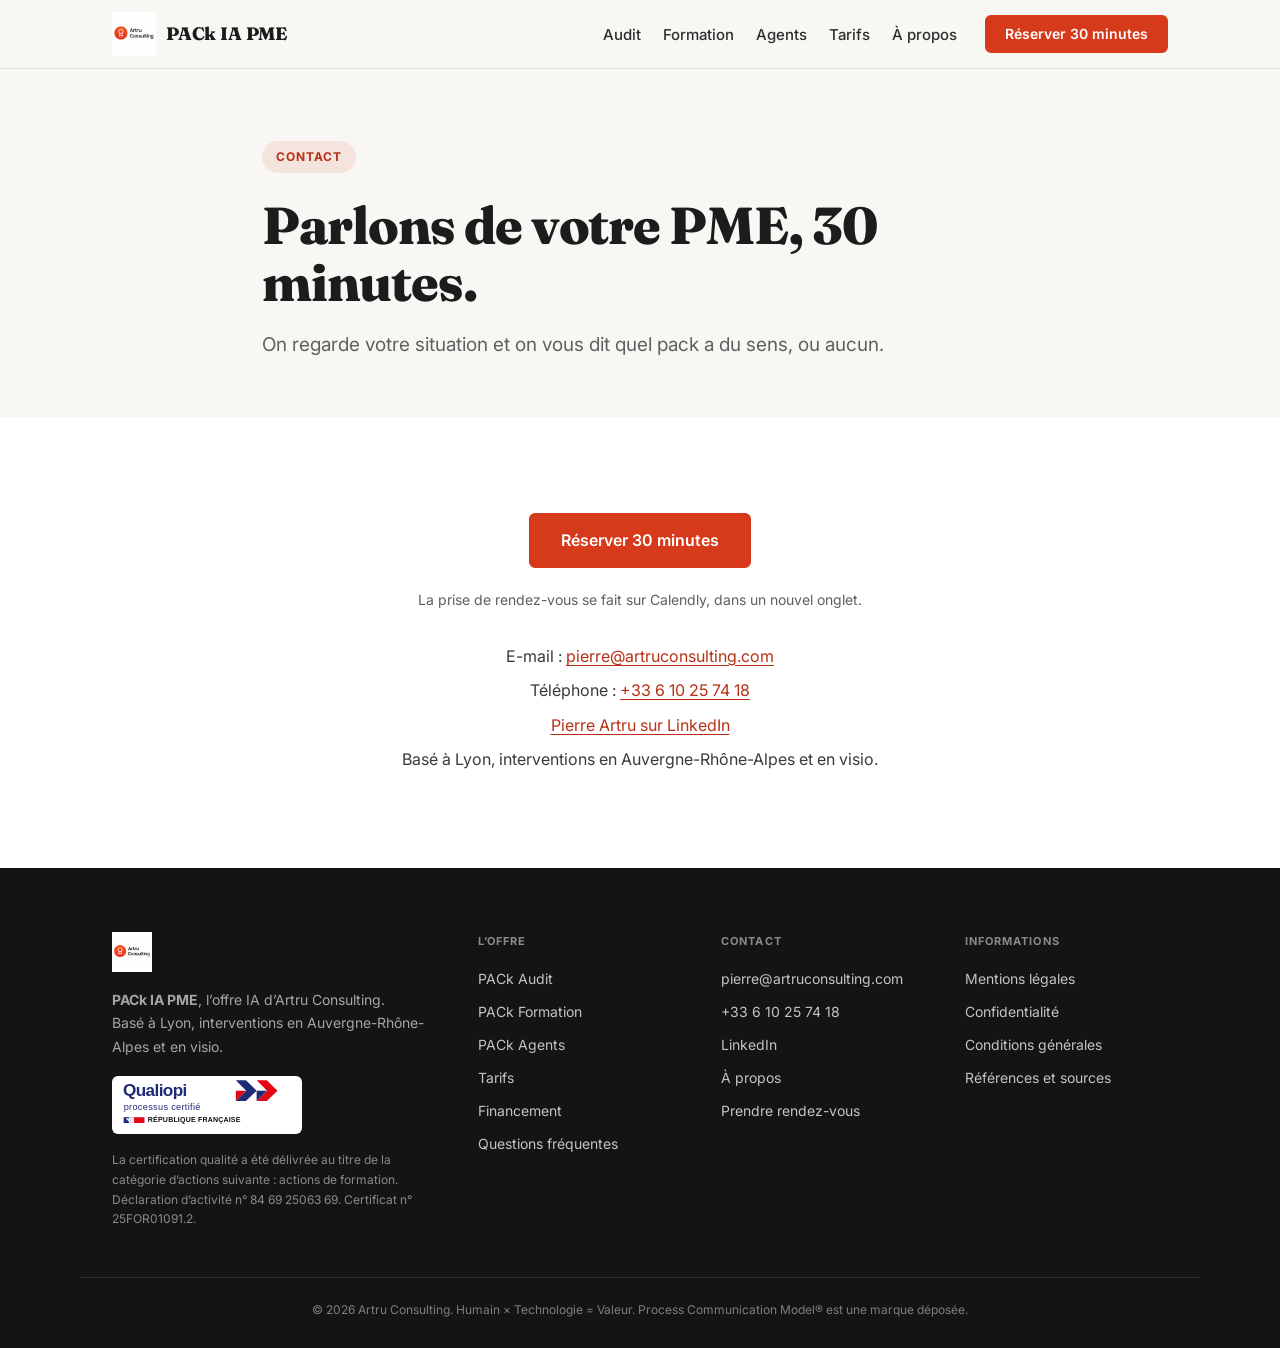
<file: contact/index.html>
<!DOCTYPE html>
<html lang="fr">
<head>
<meta charset="UTF-8">
<meta name="viewport" content="width=device-width, initial-scale=1">

<title>Réserver 30 minutes avec Pierre Artru | Artru Consulting</title>
<meta name="description" content="Un échange de 30 minutes, offert, pour regarder votre situation et savoir quel pack a du sens, ou aucun.">
<link rel="canonical" href="https://artru-consulting.github.io/landing-ia/contact/">

<meta property="og:type" content="website">
<meta property="og:title" content="Réserver 30 minutes avec Pierre Artru | Artru Consulting">
<meta property="og:description" content="Un échange de 30 minutes, offert, pour regarder votre situation et savoir quel pack a du sens, ou aucun.">
<meta property="og:url" content="https://artru-consulting.github.io/landing-ia/contact/">
<meta property="og:locale" content="fr_FR">
<link rel="icon" href="../assets/logo-artru-consulting-96.png">
<link rel="preconnect" href="https://fonts.googleapis.com">
<link rel="preconnect" href="https://fonts.gstatic.com" crossorigin>
<link href="https://fonts.googleapis.com/css2?family=Inter:wght@400;500;600;700&family=Fraunces:wght@700;800&display=swap" rel="stylesheet">
<link rel="stylesheet" href="../assets/site.css">
<script type="application/ld+json">{"@context":"https://schema.org","@type":"Organization","name":"Artru Consulting","url":"https://artru-consulting.github.io/landing-ia/","logo":"https://artru-consulting.github.io/landing-ia/assets/logo-artru-consulting.png","email":"pierre@artruconsulting.com","areaServed":"Auvergne-Rhône-Alpes, France","founder":{"@type":"Person","name":"Pierre Artru","sameAs":["https://www.linkedin.com/in/pierre-artru-4628a413/"]},"sameAs":["https://www.linkedin.com/in/pierre-artru-4628a413/"],"hasCredential":{"@type":"EducationalOccupationalCredential","name":"Certification Qualiopi n° 25FOR01091.2 (actions de formation)"}}</script>
</head>
<body>
<a class="skip" href="#contenu">Aller au contenu</a>
<header class="header">
  <div class="container header-inner">
    <a class="logo" href="../"><img src="../assets/logo-artru-consulting.png" alt="Artru Consulting, accueil" width="44" height="44"><span class="logo-text">PACk IA PME</span></a>
    <button class="nav-toggle" aria-expanded="false" aria-controls="nav">Menu</button>
    <nav id="nav" class="nav" aria-label="Navigation principale">
      <ul><li><a href="../audit/">Audit</a></li><li><a href="../formation/">Formation</a></li><li><a href="../agents/">Agents</a></li><li><a href="../tarifs/">Tarifs</a></li><li><a href="../a-propos/">À propos</a></li></ul>
      <a href="https://calendly.com/pierre-1qet/30-minutes-ia-avec-pack" target="_blank" rel="noopener" class="btn btn-primary btn-sm js-cta">Réserver 30 minutes</a>
    </nav>
  </div>
</header>
<main id="contenu">
<section class="page-head"><div class="container narrow">
  <p class="kicker">Contact</p>
  <h1 class="page-title">Parlons de votre PME, 30 minutes.</h1>
  <p class="lead">On regarde votre situation et on vous dit quel pack a du sens, ou aucun.</p>
</div></section>
<section class="section section-light"><div class="container narrow center">
  <p><a href="https://calendly.com/pierre-1qet/30-minutes-ia-avec-pack" target="_blank" rel="noopener" class="btn btn-primary btn-lg js-cta">Réserver 30 minutes</a></p>
  <p class="note">La prise de rendez-vous se fait sur Calendly, dans un nouvel onglet.</p>
  <ul class="contact-list">
    <li>E-mail : <a href="mailto:pierre@artruconsulting.com">pierre@artruconsulting.com</a></li>
    <li>Téléphone : <a href="tel:+33610257418">+33 6 10 25 74 18</a></li>
    <li><a href="https://www.linkedin.com/in/pierre-artru-4628a413/" target="_blank" rel="noopener">Pierre Artru sur LinkedIn</a></li>
    <li>Basé à Lyon, interventions en Auvergne-Rhône-Alpes et en visio.</li>
  </ul>
</div></section>
</main>
<footer class="footer">
  <div class="container footer-main">
    <div class="footer-col footer-brand">
      <img src="../assets/logo-artru-consulting.png" alt="Artru Consulting" width="40" height="40" loading="lazy">
      <p><strong>PACk IA PME</strong>, l’offre IA d’Artru Consulting.<br>Basé à Lyon, interventions en Auvergne-Rhône-Alpes et en visio.</p>
      <a class="footer-qualiopi" href="../assets/certificat_qualiopi_25FOR01091.2.pdf" target="_blank" rel="noopener">
        <img src="../assets/qualiopi.svg" alt="Certification Qualiopi, voir le certificat" width="190" height="58" loading="lazy">
      </a>
      <p class="footer-small">La certification qualité a été délivrée au titre de la catégorie d’actions suivante : actions de formation.<br>Déclaration d’activité n° 84 69 25063 69. Certificat n° 25FOR01091.2.</p>
    </div>
    <div class="footer-col">
      <h2 class="footer-title">L’offre</h2>
      <ul class="footer-links">
        <li><a href="../audit/">PACk Audit</a></li>
        <li><a href="../formation/">PACk Formation</a></li>
        <li><a href="../agents/">PACk Agents</a></li>
        <li><a href="../tarifs/">Tarifs</a></li>
        <li><a href="../financement/">Financement</a></li>
        <li><a href="../faq/">Questions fréquentes</a></li>
      </ul>
    </div>
    <div class="footer-col">
      <h2 class="footer-title">Contact</h2>
      <ul class="footer-links">
        <li><a href="mailto:pierre@artruconsulting.com">pierre@artruconsulting.com</a></li>
        <li><a href="tel:+33610257418">+33 6 10 25 74 18</a></li>
        <li><a href="https://www.linkedin.com/in/pierre-artru-4628a413/" target="_blank" rel="noopener">LinkedIn</a></li>
        <li><a href="../a-propos/">À propos</a></li>
        <li><a href="../contact/">Prendre rendez-vous</a></li>
      </ul>
    </div>
    <div class="footer-col">
      <h2 class="footer-title">Informations</h2>
      <ul class="footer-links">
        <li><a href="../mentions-legales/">Mentions légales</a></li>
        <li><a href="../confidentialite/">Confidentialité</a></li>
        <li><a href="https://artruconsulting.com/conditions-generales" target="_blank" rel="noopener">Conditions générales</a></li>
        <li><a href="../references-et-sources/">Références et sources</a></li>
      </ul>
    </div>
  </div>
  <div class="container footer-bottom">
    <p>© 2026 Artru Consulting. Humain × Technologie = Valeur. Process Communication Model® est une marque déposée.</p>
  </div>
</footer>
<script src="../assets/site.js" defer></script>
</body>
</html>
</file>
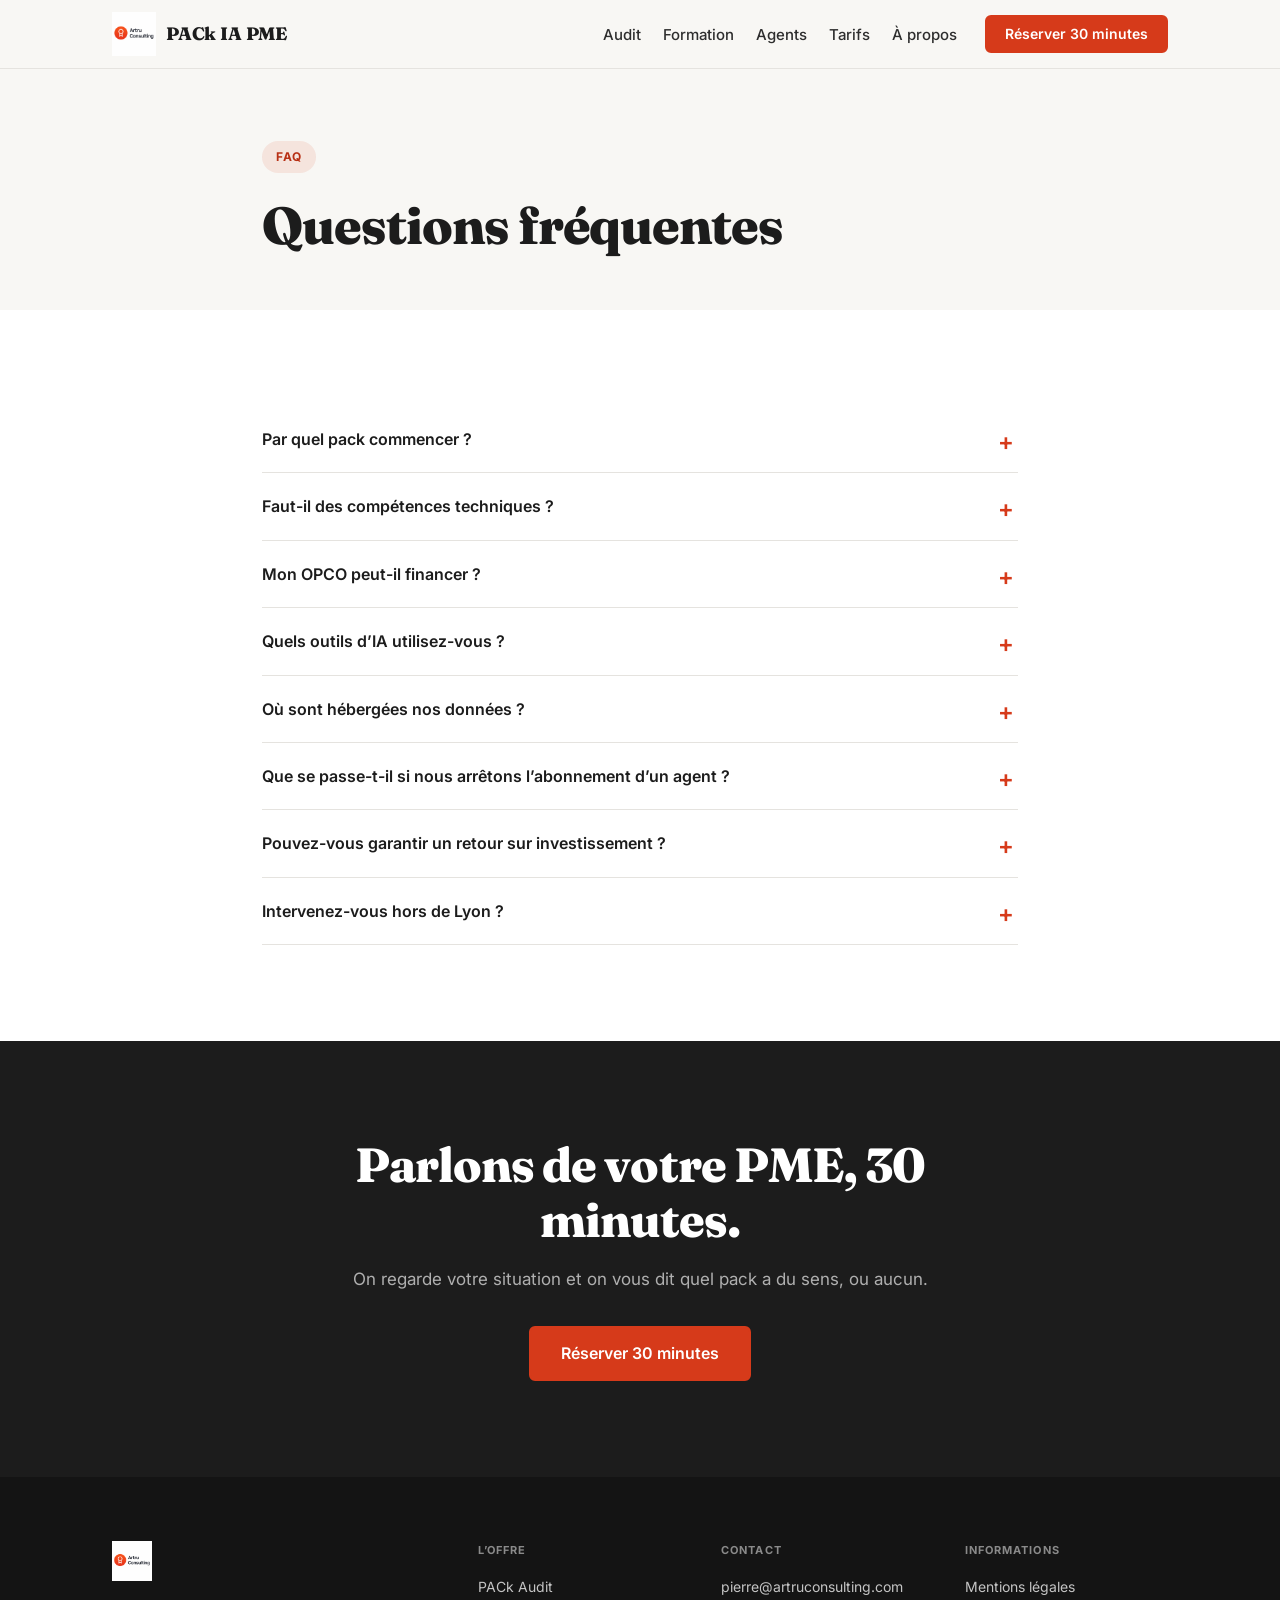
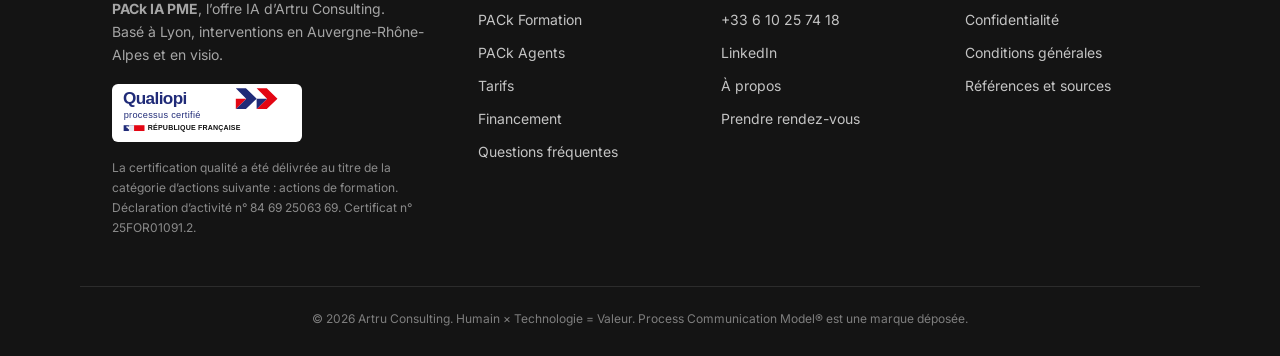
<file: faq/index.html>
<!DOCTYPE html>
<html lang="fr">
<head>
<meta charset="UTF-8">
<meta name="viewport" content="width=device-width, initial-scale=1">

<title>Questions fréquentes sur le PACk IA PME | Artru Consulting</title>
<meta name="description" content="Par quel pack commencer, financement OPCO, outils, hébergement des données, engagement : les réponses aux questions fréquentes.">
<link rel="canonical" href="https://artru-consulting.github.io/landing-ia/faq/">

<meta property="og:type" content="website">
<meta property="og:title" content="Questions fréquentes sur le PACk IA PME | Artru Consulting">
<meta property="og:description" content="Par quel pack commencer, financement OPCO, outils, hébergement des données, engagement : les réponses aux questions fréquentes.">
<meta property="og:url" content="https://artru-consulting.github.io/landing-ia/faq/">
<meta property="og:locale" content="fr_FR">
<link rel="icon" href="../assets/logo-artru-consulting-96.png">
<link rel="preconnect" href="https://fonts.googleapis.com">
<link rel="preconnect" href="https://fonts.gstatic.com" crossorigin>
<link href="https://fonts.googleapis.com/css2?family=Inter:wght@400;500;600;700&family=Fraunces:wght@700;800&display=swap" rel="stylesheet">
<link rel="stylesheet" href="../assets/site.css">
<script type="application/ld+json">{"@context":"https://schema.org","@type":"Organization","name":"Artru Consulting","url":"https://artru-consulting.github.io/landing-ia/","logo":"https://artru-consulting.github.io/landing-ia/assets/logo-artru-consulting.png","email":"pierre@artruconsulting.com","areaServed":"Auvergne-Rhône-Alpes, France","founder":{"@type":"Person","name":"Pierre Artru","sameAs":["https://www.linkedin.com/in/pierre-artru-4628a413/"]},"sameAs":["https://www.linkedin.com/in/pierre-artru-4628a413/"],"hasCredential":{"@type":"EducationalOccupationalCredential","name":"Certification Qualiopi n° 25FOR01091.2 (actions de formation)"}}</script>
<script type="application/ld+json">{"@context":"https://schema.org","@type":"FAQPage","mainEntity":[{"@type":"Question","name":"Par quel pack commencer ?","acceptedAnswer":{"@type":"Answer","text":"Le plus souvent par l’audit : il dit où l’IA vous fait gagner du temps, et ce qu’il faut pour y arriver. Si vos équipes partent de zéro, la formation est un bon point de départ. L’échange de 30 minutes sert à choisir."}},{"@type":"Question","name":"Faut-il des compétences techniques ?","acceptedAnswer":{"@type":"Answer","text":"Non. La formation est sans prérequis. Pour les agents, il faut des outils et des données exploitables : l’audit le vérifie avant."}},{"@type":"Question","name":"Mon OPCO peut-il financer ?","acceptedAnswer":{"@type":"Answer","text":"La formation peut être prise en charge par votre OPCO selon votre situation : Artru Consulting est certifié Qualiopi pour les actions de formation. Nous vous aidons à monter le dossier. L’audit et les agents ne sont pas finançables par l’OPCO."}},{"@type":"Question","name":"Quels outils d’IA utilisez-vous ?","acceptedAnswer":{"@type":"Answer","text":"Ceux qui conviennent à votre entreprise : ChatGPT, Gemini, Claude, Mistral ou d’autres. Nous ne vendons pas de licences et ne sommes liés à aucun éditeur."}},{"@type":"Question","name":"Où sont hébergées nos données ?","acceptedAnswer":{"@type":"Answer","text":"Les agents que nous installons sont hébergés en France. Le choix du modèle d’IA dépend de la sensibilité de vos données, et un contrat de sous-traitance des données est signé avant toute installation."}},{"@type":"Question","name":"Que se passe-t-il si nous arrêtons l’abonnement d’un agent ?","acceptedAnswer":{"@type":"Answer","text":"Il n’y a pas d’engagement au-delà du mois en cours. Nous convenons avec vous de la restitution de vos données et de la configuration."}},{"@type":"Question","name":"Pouvez-vous garantir un retour sur investissement ?","acceptedAnswer":{"@type":"Answer","text":"Non, et méfiez-vous de ceux qui le promettent. Nous mesurons la situation de départ, fixons un objectif de mesure à 90 jours dans le devis, et mesurons ensemble."}},{"@type":"Question","name":"Intervenez-vous hors de Lyon ?","acceptedAnswer":{"@type":"Answer","text":"Oui. Nous sommes basés à Lyon et intervenons en Auvergne-Rhône-Alpes, et partout en visio."}}]}</script>
</head>
<body>
<a class="skip" href="#contenu">Aller au contenu</a>
<header class="header">
  <div class="container header-inner">
    <a class="logo" href="../"><img src="../assets/logo-artru-consulting.png" alt="Artru Consulting, accueil" width="44" height="44"><span class="logo-text">PACk IA PME</span></a>
    <button class="nav-toggle" aria-expanded="false" aria-controls="nav">Menu</button>
    <nav id="nav" class="nav" aria-label="Navigation principale">
      <ul><li><a href="../audit/">Audit</a></li><li><a href="../formation/">Formation</a></li><li><a href="../agents/">Agents</a></li><li><a href="../tarifs/">Tarifs</a></li><li><a href="../a-propos/">À propos</a></li></ul>
      <a href="https://calendly.com/pierre-1qet/30-minutes-ia-avec-pack" target="_blank" rel="noopener" class="btn btn-primary btn-sm js-cta">Réserver 30 minutes</a>
    </nav>
  </div>
</header>
<main id="contenu">
<section class="page-head"><div class="container narrow">
  <p class="kicker">FAQ</p>
  <h1 class="page-title">Questions fréquentes</h1>
  
</div></section>
<section class="section section-light"><div class="container narrow"><div class="faq"><details><summary>Par quel pack commencer ?</summary><p>Le plus souvent par l’audit : il dit où l’IA vous fait gagner du temps, et ce qu’il faut pour y arriver. Si vos équipes partent de zéro, la formation est un bon point de départ. L’échange de 30 minutes sert à choisir.</p></details><details><summary>Faut-il des compétences techniques ?</summary><p>Non. La formation est sans prérequis. Pour les agents, il faut des outils et des données exploitables : l’audit le vérifie avant.</p></details><details><summary>Mon OPCO peut-il financer ?</summary><p>La formation peut être prise en charge par votre OPCO selon votre situation : Artru Consulting est certifié Qualiopi pour les actions de formation. Nous vous aidons à monter le dossier. L’audit et les agents ne sont pas finançables par l’OPCO.</p></details><details><summary>Quels outils d’IA utilisez-vous ?</summary><p>Ceux qui conviennent à votre entreprise : ChatGPT, Gemini, Claude, Mistral ou d’autres. Nous ne vendons pas de licences et ne sommes liés à aucun éditeur.</p></details><details><summary>Où sont hébergées nos données ?</summary><p>Les agents que nous installons sont hébergés en France. Le choix du modèle d’IA dépend de la sensibilité de vos données, et un contrat de sous-traitance des données est signé avant toute installation.</p></details><details><summary>Que se passe-t-il si nous arrêtons l’abonnement d’un agent ?</summary><p>Il n’y a pas d’engagement au-delà du mois en cours. Nous convenons avec vous de la restitution de vos données et de la configuration.</p></details><details><summary>Pouvez-vous garantir un retour sur investissement ?</summary><p>Non, et méfiez-vous de ceux qui le promettent. Nous mesurons la situation de départ, fixons un objectif de mesure à 90 jours dans le devis, et mesurons ensemble.</p></details><details><summary>Intervenez-vous hors de Lyon ?</summary><p>Oui. Nous sommes basés à Lyon et intervenons en Auvergne-Rhône-Alpes, et partout en visio.</p></details></div></div></section>
<section class="section section-cta"><div class="container narrow center">
  <h2 class="cta-title">Parlons de votre PME, 30 minutes.</h2>
  <p class="cta-text">On regarde votre situation et on vous dit quel pack a du sens, ou aucun.</p>
  <a href="https://calendly.com/pierre-1qet/30-minutes-ia-avec-pack" target="_blank" rel="noopener" class="btn btn-primary btn-lg js-cta">Réserver 30 minutes</a>
</div></section>
</main>
<footer class="footer">
  <div class="container footer-main">
    <div class="footer-col footer-brand">
      <img src="../assets/logo-artru-consulting.png" alt="Artru Consulting" width="40" height="40" loading="lazy">
      <p><strong>PACk IA PME</strong>, l’offre IA d’Artru Consulting.<br>Basé à Lyon, interventions en Auvergne-Rhône-Alpes et en visio.</p>
      <a class="footer-qualiopi" href="../assets/certificat_qualiopi_25FOR01091.2.pdf" target="_blank" rel="noopener">
        <img src="../assets/qualiopi.svg" alt="Certification Qualiopi, voir le certificat" width="190" height="58" loading="lazy">
      </a>
      <p class="footer-small">La certification qualité a été délivrée au titre de la catégorie d’actions suivante : actions de formation.<br>Déclaration d’activité n° 84 69 25063 69. Certificat n° 25FOR01091.2.</p>
    </div>
    <div class="footer-col">
      <h2 class="footer-title">L’offre</h2>
      <ul class="footer-links">
        <li><a href="../audit/">PACk Audit</a></li>
        <li><a href="../formation/">PACk Formation</a></li>
        <li><a href="../agents/">PACk Agents</a></li>
        <li><a href="../tarifs/">Tarifs</a></li>
        <li><a href="../financement/">Financement</a></li>
        <li><a href="../faq/">Questions fréquentes</a></li>
      </ul>
    </div>
    <div class="footer-col">
      <h2 class="footer-title">Contact</h2>
      <ul class="footer-links">
        <li><a href="mailto:pierre@artruconsulting.com">pierre@artruconsulting.com</a></li>
        <li><a href="tel:+33610257418">+33 6 10 25 74 18</a></li>
        <li><a href="https://www.linkedin.com/in/pierre-artru-4628a413/" target="_blank" rel="noopener">LinkedIn</a></li>
        <li><a href="../a-propos/">À propos</a></li>
        <li><a href="../contact/">Prendre rendez-vous</a></li>
      </ul>
    </div>
    <div class="footer-col">
      <h2 class="footer-title">Informations</h2>
      <ul class="footer-links">
        <li><a href="../mentions-legales/">Mentions légales</a></li>
        <li><a href="../confidentialite/">Confidentialité</a></li>
        <li><a href="https://artruconsulting.com/conditions-generales" target="_blank" rel="noopener">Conditions générales</a></li>
        <li><a href="../references-et-sources/">Références et sources</a></li>
      </ul>
    </div>
  </div>
  <div class="container footer-bottom">
    <p>© 2026 Artru Consulting. Humain × Technologie = Valeur. Process Communication Model® est une marque déposée.</p>
  </div>
</footer>
<script src="../assets/site.js" defer></script>
</body>
</html>
</file>
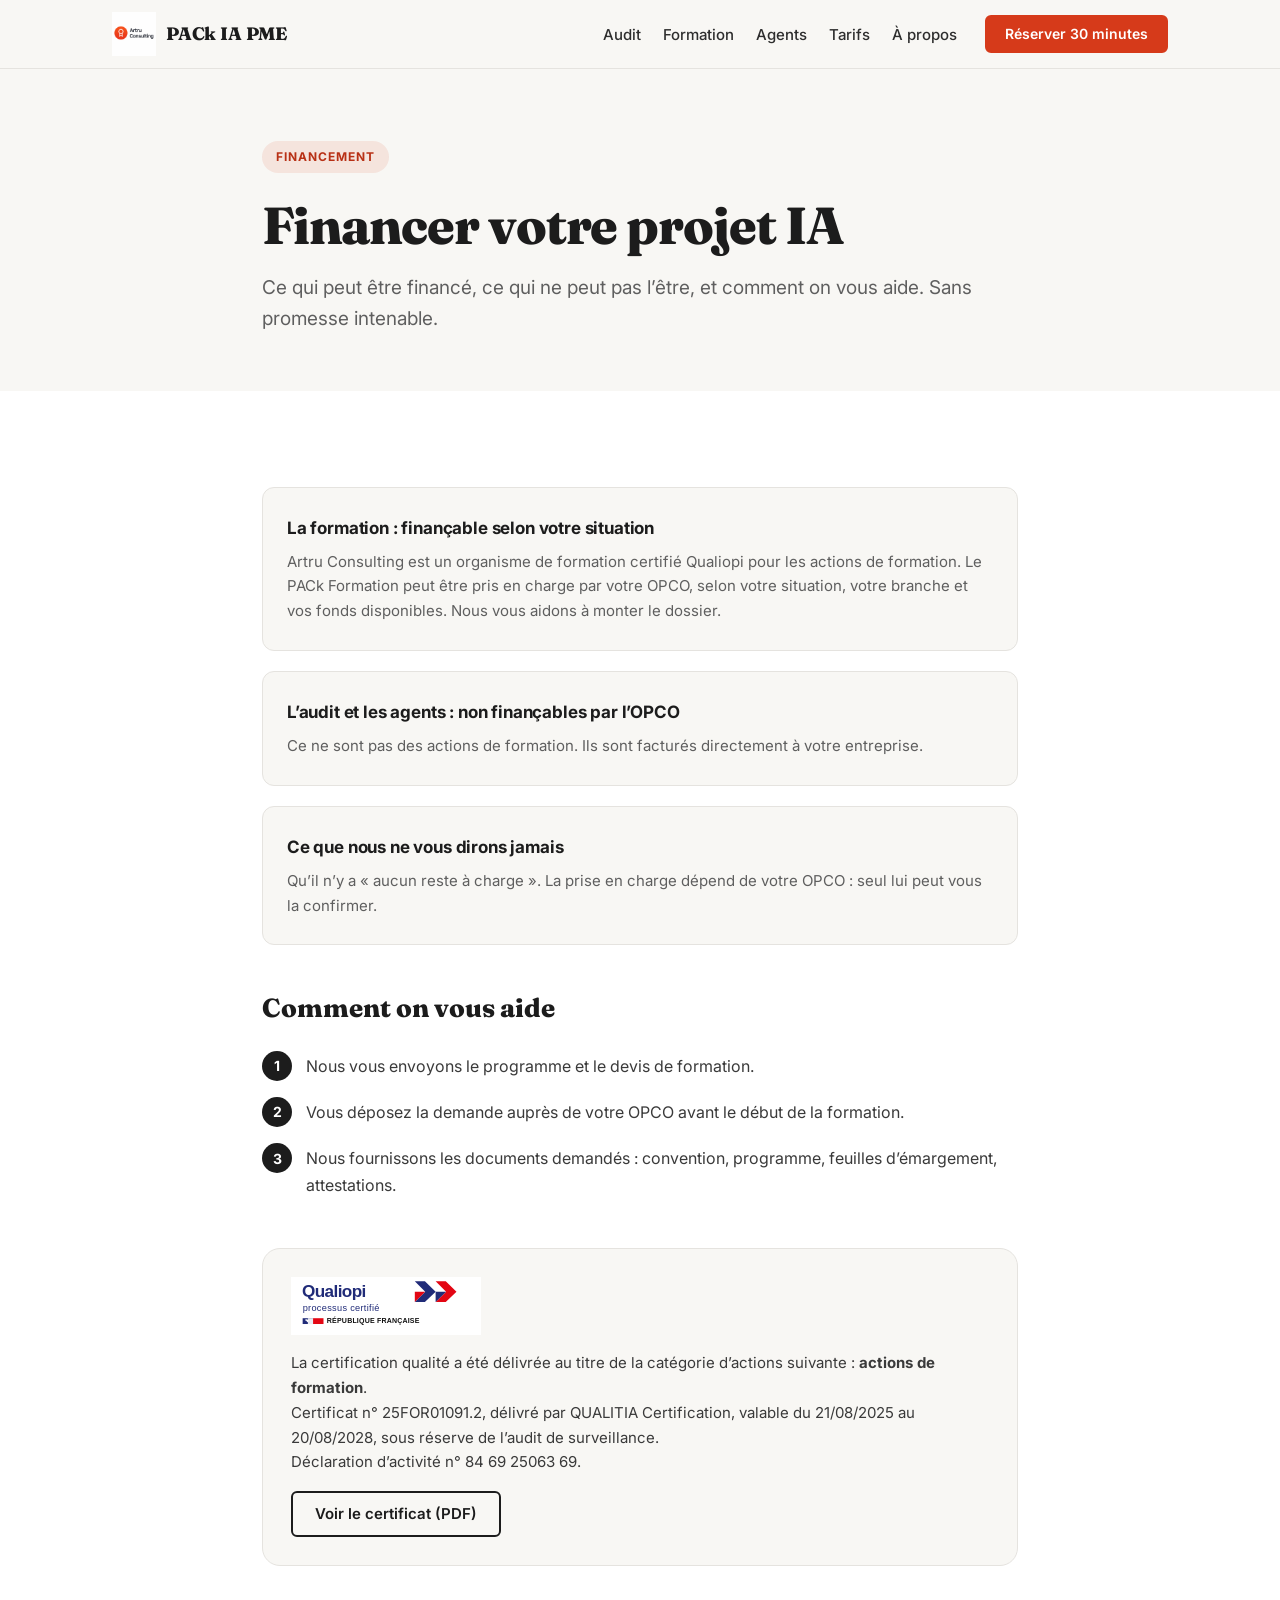
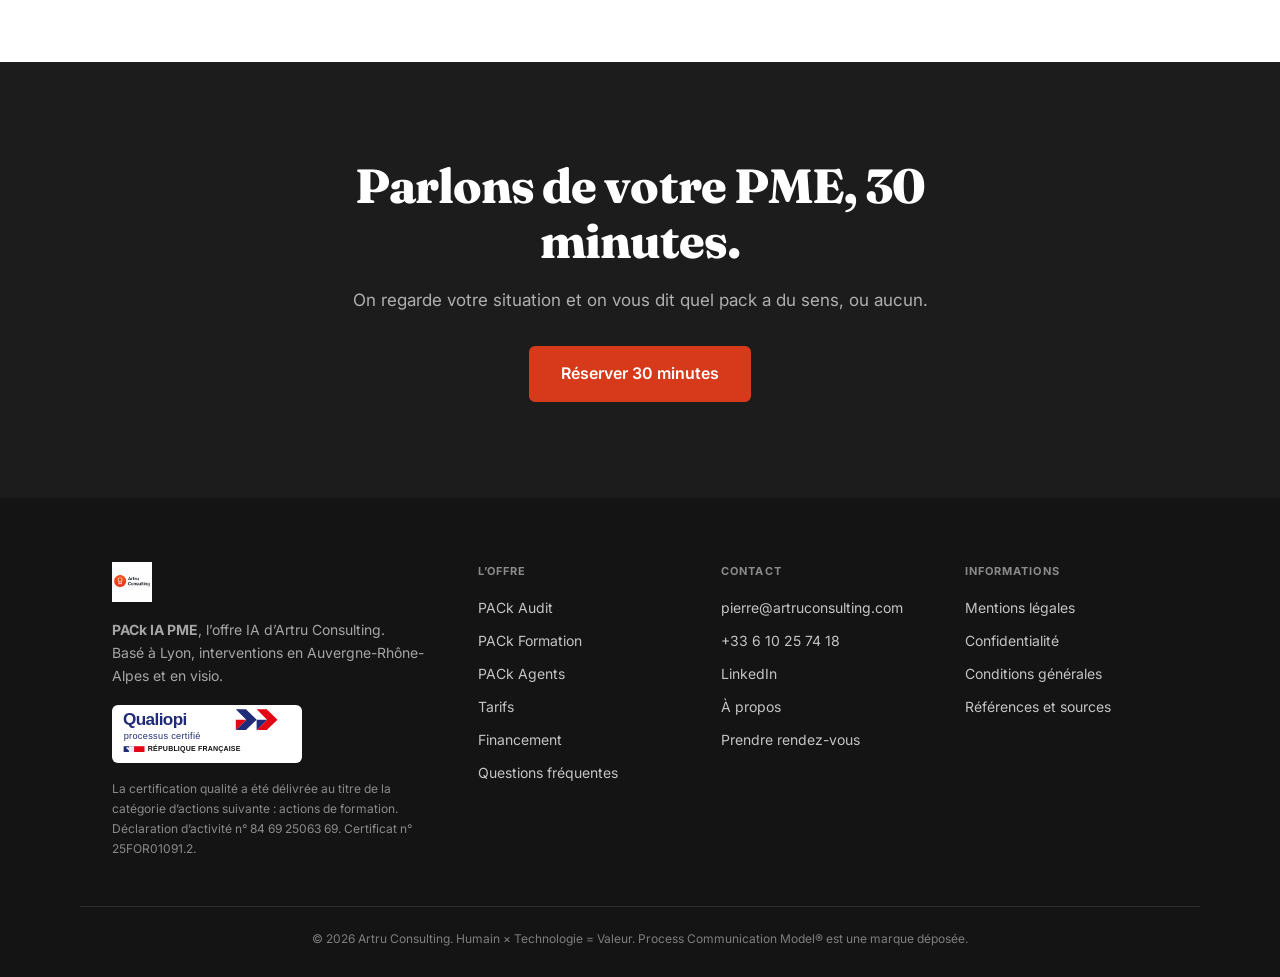
<file: financement/index.html>
<!DOCTYPE html>
<html lang="fr">
<head>
<meta charset="UTF-8">
<meta name="viewport" content="width=device-width, initial-scale=1">

<title>Financement OPCO et Qualiopi | Artru Consulting</title>
<meta name="description" content="Artru Consulting est certifié Qualiopi pour les actions de formation. Ce que votre OPCO peut financer, et ce qu’il ne finance pas.">
<link rel="canonical" href="https://artru-consulting.github.io/landing-ia/financement/">

<meta property="og:type" content="website">
<meta property="og:title" content="Financement OPCO et Qualiopi | Artru Consulting">
<meta property="og:description" content="Artru Consulting est certifié Qualiopi pour les actions de formation. Ce que votre OPCO peut financer, et ce qu’il ne finance pas.">
<meta property="og:url" content="https://artru-consulting.github.io/landing-ia/financement/">
<meta property="og:locale" content="fr_FR">
<link rel="icon" href="../assets/logo-artru-consulting-96.png">
<link rel="preconnect" href="https://fonts.googleapis.com">
<link rel="preconnect" href="https://fonts.gstatic.com" crossorigin>
<link href="https://fonts.googleapis.com/css2?family=Inter:wght@400;500;600;700&family=Fraunces:wght@700;800&display=swap" rel="stylesheet">
<link rel="stylesheet" href="../assets/site.css">
<script type="application/ld+json">{"@context":"https://schema.org","@type":"Organization","name":"Artru Consulting","url":"https://artru-consulting.github.io/landing-ia/","logo":"https://artru-consulting.github.io/landing-ia/assets/logo-artru-consulting.png","email":"pierre@artruconsulting.com","areaServed":"Auvergne-Rhône-Alpes, France","founder":{"@type":"Person","name":"Pierre Artru","sameAs":["https://www.linkedin.com/in/pierre-artru-4628a413/"]},"sameAs":["https://www.linkedin.com/in/pierre-artru-4628a413/"],"hasCredential":{"@type":"EducationalOccupationalCredential","name":"Certification Qualiopi n° 25FOR01091.2 (actions de formation)"}}</script>
</head>
<body>
<a class="skip" href="#contenu">Aller au contenu</a>
<header class="header">
  <div class="container header-inner">
    <a class="logo" href="../"><img src="../assets/logo-artru-consulting.png" alt="Artru Consulting, accueil" width="44" height="44"><span class="logo-text">PACk IA PME</span></a>
    <button class="nav-toggle" aria-expanded="false" aria-controls="nav">Menu</button>
    <nav id="nav" class="nav" aria-label="Navigation principale">
      <ul><li><a href="../audit/">Audit</a></li><li><a href="../formation/">Formation</a></li><li><a href="../agents/">Agents</a></li><li><a href="../tarifs/">Tarifs</a></li><li><a href="../a-propos/">À propos</a></li></ul>
      <a href="https://calendly.com/pierre-1qet/30-minutes-ia-avec-pack" target="_blank" rel="noopener" class="btn btn-primary btn-sm js-cta">Réserver 30 minutes</a>
    </nav>
  </div>
</header>
<main id="contenu">
<section class="page-head"><div class="container narrow">
  <p class="kicker">Financement</p>
  <h1 class="page-title">Financer votre projet IA</h1>
  <p class="lead">Ce qui peut être financé, ce qui ne peut pas l’être, et comment on vous aide. Sans promesse intenable.</p>
</div></section>
<section class="section section-light"><div class="container narrow">
  <ul class="cards-1"><li><h2 class="h3">La formation : finançable selon votre situation</h2><p>Artru Consulting est un organisme de formation certifié Qualiopi pour les actions de formation. Le PACk Formation peut être pris en charge par votre OPCO, selon votre situation, votre branche et vos fonds disponibles. Nous vous aidons à monter le dossier.</p></li><li><h2 class="h3">L’audit et les agents : non finançables par l’OPCO</h2><p>Ce ne sont pas des actions de formation. Ils sont facturés directement à votre entreprise.</p></li><li><h2 class="h3">Ce que nous ne vous dirons jamais</h2><p>Qu’il n’y a « aucun reste à charge ». La prise en charge dépend de votre OPCO : seul lui peut vous la confirmer.</p></li></ul>
  <h2 class="h2">Comment on vous aide</h2>
  <ol class="numbered"><li>Nous vous envoyons le programme et le devis de formation.</li><li>Vous déposez la demande auprès de votre OPCO avant le début de la formation.</li><li>Nous fournissons les documents demandés : convention, programme, feuilles d’émargement, attestations.</li></ol>
  <div class="qualiopi-box">
    <img src="../assets/qualiopi.svg" alt="Qualiopi, processus certifié" width="190" height="58" loading="lazy">
    <p>La certification qualité a été délivrée au titre de la catégorie d’actions suivante : <strong>actions de formation</strong>.<br>Certificat n° 25FOR01091.2, délivré par QUALITIA Certification, valable du 21/08/2025 au 20/08/2028, sous réserve de l’audit de surveillance.<br>Déclaration d’activité n° 84 69 25063 69.</p>
    <a class="btn btn-outline" href="../assets/certificat_qualiopi_25FOR01091.2.pdf" target="_blank" rel="noopener">Voir le certificat (PDF)</a>
  </div>
</div></section>
<section class="section section-cta"><div class="container narrow center">
  <h2 class="cta-title">Parlons de votre PME, 30 minutes.</h2>
  <p class="cta-text">On regarde votre situation et on vous dit quel pack a du sens, ou aucun.</p>
  <a href="https://calendly.com/pierre-1qet/30-minutes-ia-avec-pack" target="_blank" rel="noopener" class="btn btn-primary btn-lg js-cta">Réserver 30 minutes</a>
</div></section>
</main>
<footer class="footer">
  <div class="container footer-main">
    <div class="footer-col footer-brand">
      <img src="../assets/logo-artru-consulting.png" alt="Artru Consulting" width="40" height="40" loading="lazy">
      <p><strong>PACk IA PME</strong>, l’offre IA d’Artru Consulting.<br>Basé à Lyon, interventions en Auvergne-Rhône-Alpes et en visio.</p>
      <a class="footer-qualiopi" href="../assets/certificat_qualiopi_25FOR01091.2.pdf" target="_blank" rel="noopener">
        <img src="../assets/qualiopi.svg" alt="Certification Qualiopi, voir le certificat" width="190" height="58" loading="lazy">
      </a>
      <p class="footer-small">La certification qualité a été délivrée au titre de la catégorie d’actions suivante : actions de formation.<br>Déclaration d’activité n° 84 69 25063 69. Certificat n° 25FOR01091.2.</p>
    </div>
    <div class="footer-col">
      <h2 class="footer-title">L’offre</h2>
      <ul class="footer-links">
        <li><a href="../audit/">PACk Audit</a></li>
        <li><a href="../formation/">PACk Formation</a></li>
        <li><a href="../agents/">PACk Agents</a></li>
        <li><a href="../tarifs/">Tarifs</a></li>
        <li><a href="../financement/">Financement</a></li>
        <li><a href="../faq/">Questions fréquentes</a></li>
      </ul>
    </div>
    <div class="footer-col">
      <h2 class="footer-title">Contact</h2>
      <ul class="footer-links">
        <li><a href="mailto:pierre@artruconsulting.com">pierre@artruconsulting.com</a></li>
        <li><a href="tel:+33610257418">+33 6 10 25 74 18</a></li>
        <li><a href="https://www.linkedin.com/in/pierre-artru-4628a413/" target="_blank" rel="noopener">LinkedIn</a></li>
        <li><a href="../a-propos/">À propos</a></li>
        <li><a href="../contact/">Prendre rendez-vous</a></li>
      </ul>
    </div>
    <div class="footer-col">
      <h2 class="footer-title">Informations</h2>
      <ul class="footer-links">
        <li><a href="../mentions-legales/">Mentions légales</a></li>
        <li><a href="../confidentialite/">Confidentialité</a></li>
        <li><a href="https://artruconsulting.com/conditions-generales" target="_blank" rel="noopener">Conditions générales</a></li>
        <li><a href="../references-et-sources/">Références et sources</a></li>
      </ul>
    </div>
  </div>
  <div class="container footer-bottom">
    <p>© 2026 Artru Consulting. Humain × Technologie = Valeur. Process Communication Model® est une marque déposée.</p>
  </div>
</footer>
<script src="../assets/site.js" defer></script>
</body>
</html>
</file>
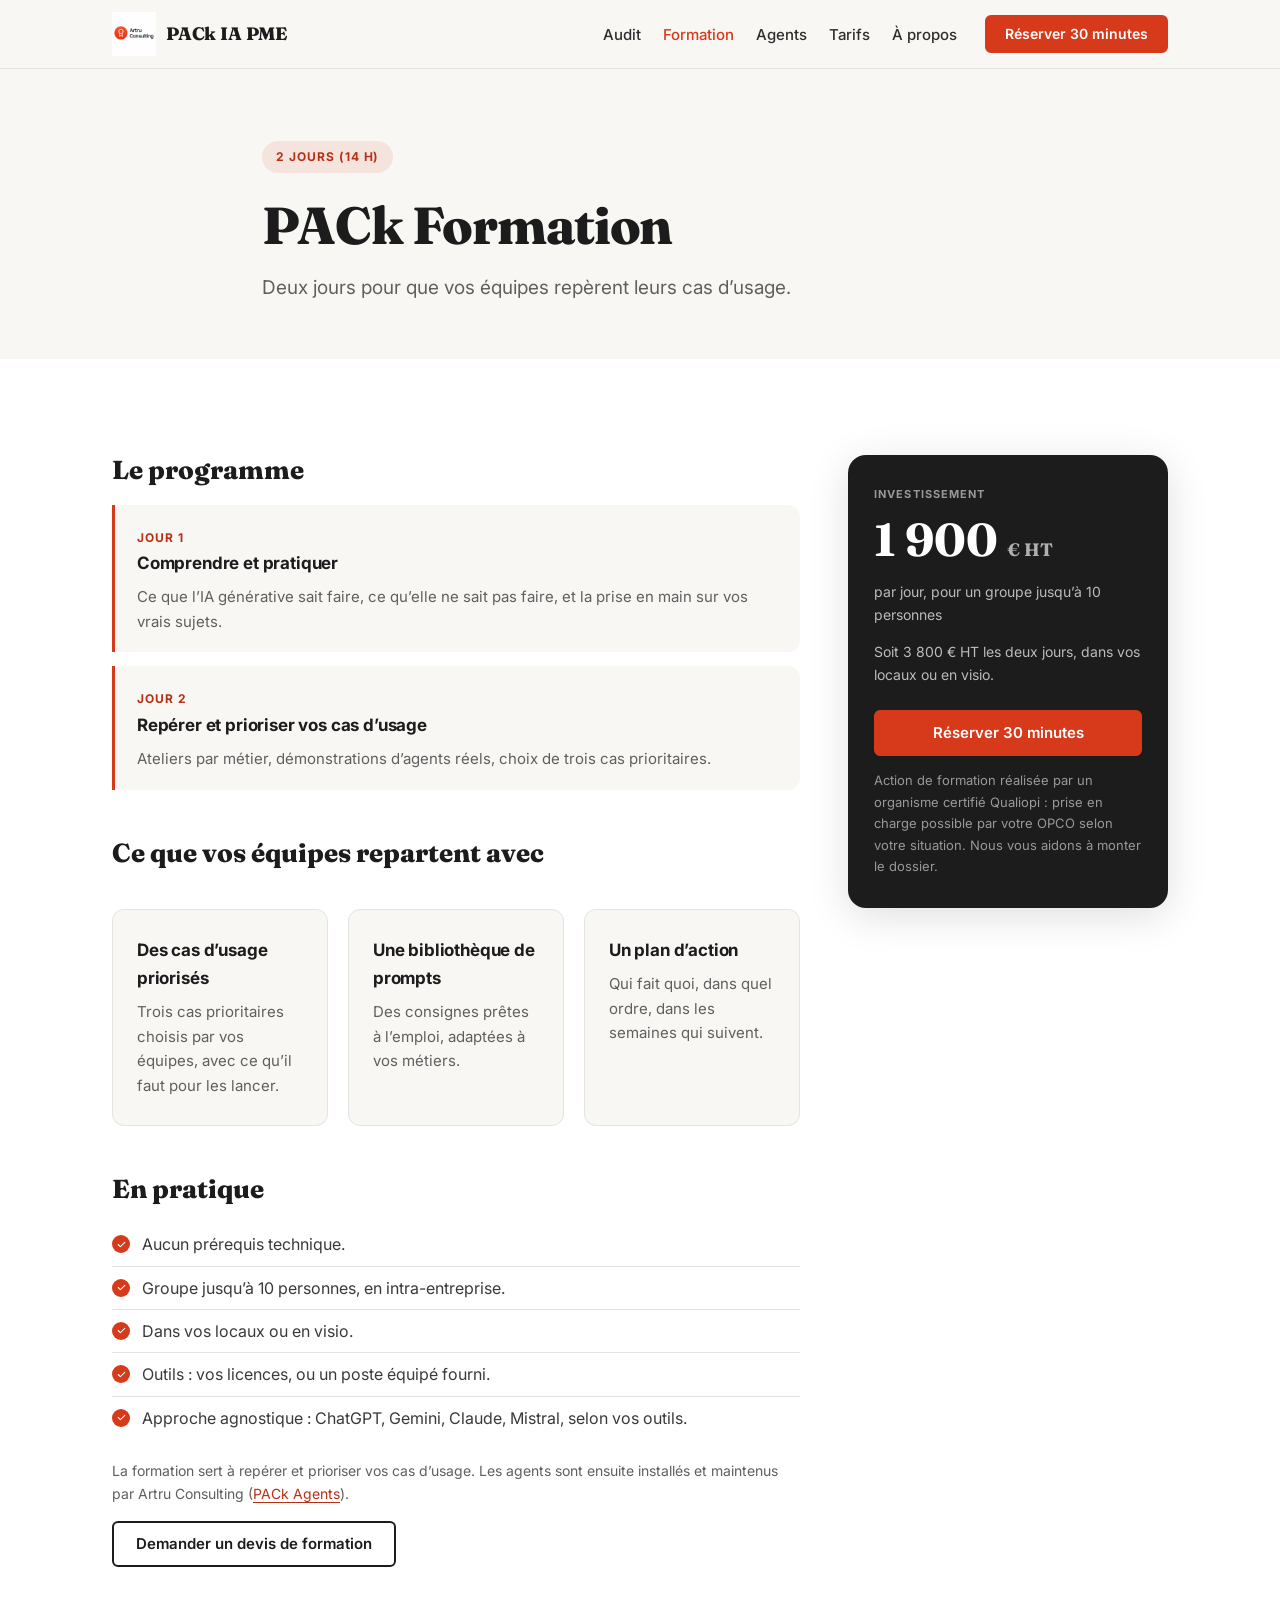
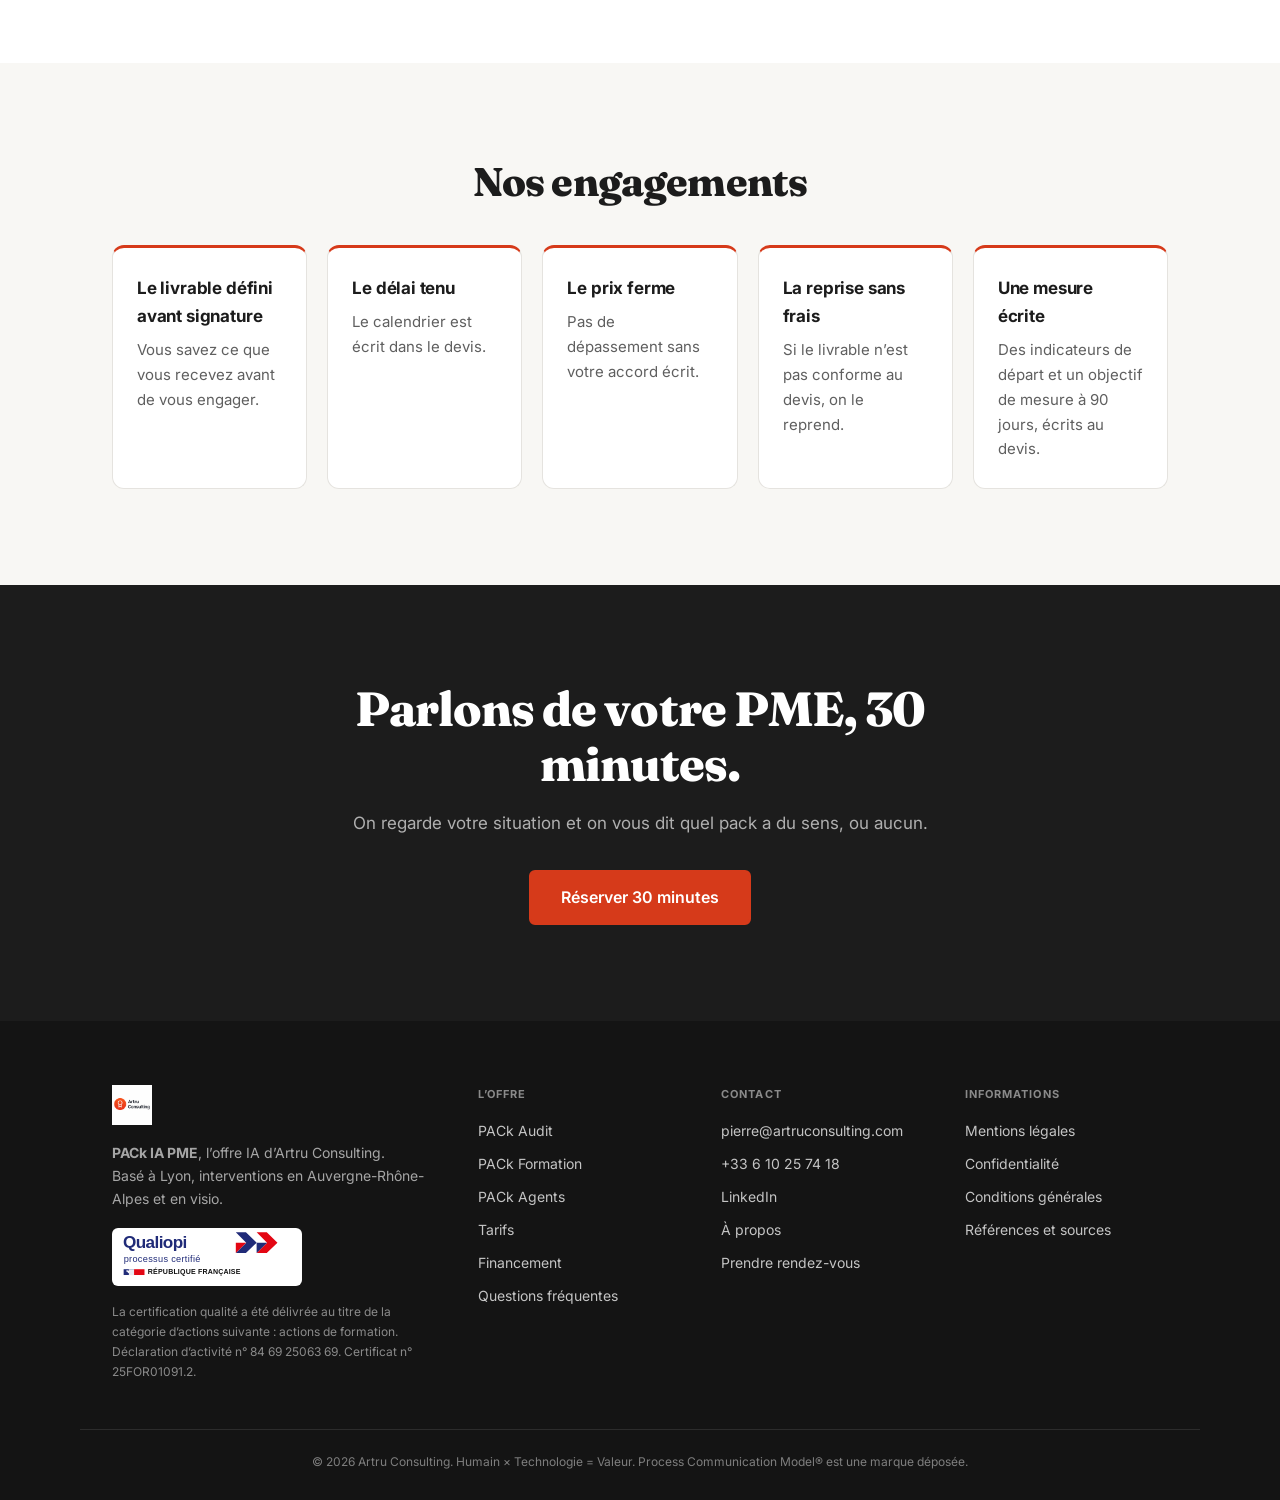
<file: formation/index.html>
<!DOCTYPE html>
<html lang="fr">
<head>
<meta charset="UTF-8">
<meta name="viewport" content="width=device-width, initial-scale=1">

<title>PACk Formation : Deux jours pour que vos équipes repèrent leurs cas d’usage | Artru Consulting</title>
<meta name="description" content="Deux jours pour que vos équipes repèrent leurs cas d’usage. 2 jours (14 h). 1 900 € HT par jour. Des cas d’usage priorisés, une bibliothèque de prompts, un plan d’action.">
<link rel="canonical" href="https://artru-consulting.github.io/landing-ia/formation/">

<meta property="og:type" content="website">
<meta property="og:title" content="PACk Formation : Deux jours pour que vos équipes repèrent leurs cas d’usage | Artru Consulting">
<meta property="og:description" content="Deux jours pour que vos équipes repèrent leurs cas d’usage. 2 jours (14 h). 1 900 € HT par jour. Des cas d’usage priorisés, une bibliothèque de prompts, un plan d’action.">
<meta property="og:url" content="https://artru-consulting.github.io/landing-ia/formation/">
<meta property="og:locale" content="fr_FR">
<link rel="icon" href="../assets/logo-artru-consulting-96.png">
<link rel="preconnect" href="https://fonts.googleapis.com">
<link rel="preconnect" href="https://fonts.gstatic.com" crossorigin>
<link href="https://fonts.googleapis.com/css2?family=Inter:wght@400;500;600;700&family=Fraunces:wght@700;800&display=swap" rel="stylesheet">
<link rel="stylesheet" href="../assets/site.css">
<script type="application/ld+json">{"@context":"https://schema.org","@type":"Organization","name":"Artru Consulting","url":"https://artru-consulting.github.io/landing-ia/","logo":"https://artru-consulting.github.io/landing-ia/assets/logo-artru-consulting.png","email":"pierre@artruconsulting.com","areaServed":"Auvergne-Rhône-Alpes, France","founder":{"@type":"Person","name":"Pierre Artru","sameAs":["https://www.linkedin.com/in/pierre-artru-4628a413/"]},"sameAs":["https://www.linkedin.com/in/pierre-artru-4628a413/"],"hasCredential":{"@type":"EducationalOccupationalCredential","name":"Certification Qualiopi n° 25FOR01091.2 (actions de formation)"}}</script>
<script type="application/ld+json">{"@context":"https://schema.org","@type":"Service","name":"PACk Formation","description":"Deux jours pour que vos équipes repèrent leurs cas d’usage.","provider":{"@type":"Organization","name":"Artru Consulting"},"areaServed":"France","offers":{"@type":"Offer","priceCurrency":"EUR","price":"1900","description":"1 900 € HT par jour (par jour)"}}</script>
</head>
<body>
<a class="skip" href="#contenu">Aller au contenu</a>
<header class="header">
  <div class="container header-inner">
    <a class="logo" href="../"><img src="../assets/logo-artru-consulting.png" alt="Artru Consulting, accueil" width="44" height="44"><span class="logo-text">PACk IA PME</span></a>
    <button class="nav-toggle" aria-expanded="false" aria-controls="nav">Menu</button>
    <nav id="nav" class="nav" aria-label="Navigation principale">
      <ul><li><a href="../audit/">Audit</a></li><li><a href="../formation/" aria-current="page">Formation</a></li><li><a href="../agents/">Agents</a></li><li><a href="../tarifs/">Tarifs</a></li><li><a href="../a-propos/">À propos</a></li></ul>
      <a href="https://calendly.com/pierre-1qet/30-minutes-ia-avec-pack" target="_blank" rel="noopener" class="btn btn-primary btn-sm js-cta">Réserver 30 minutes</a>
    </nav>
  </div>
</header>
<main id="contenu">
<section class="page-head"><div class="container narrow">
  <p class="kicker">2 jours (14 h)</p>
  <h1 class="page-title">PACk Formation</h1>
  <p class="lead">Deux jours pour que vos équipes repèrent leurs cas d’usage.</p>
</div></section>
<section class="section section-light">
  <div class="container pack-layout">
    <div class="pack-main">
  <h2 class="h2">Le programme</h2>
  <ol class="timeline"><li><span class="timeline-label">Jour 1</span><h3>Comprendre et pratiquer</h3><p>Ce que l’IA générative sait faire, ce qu’elle ne sait pas faire, et la prise en main sur vos vrais sujets.</p></li><li><span class="timeline-label">Jour 2</span><h3>Repérer et prioriser vos cas d’usage</h3><p>Ateliers par métier, démonstrations d’agents réels, choix de trois cas prioritaires.</p></li></ol>
  <h2 class="h2">Ce que vos équipes repartent avec</h2>
  <ul class="cards-3"><li><h3>Des cas d’usage priorisés</h3><p>Trois cas prioritaires choisis par vos équipes, avec ce qu’il faut pour les lancer.</p></li><li><h3>Une bibliothèque de prompts</h3><p>Des consignes prêtes à l’emploi, adaptées à vos métiers.</p></li><li><h3>Un plan d’action</h3><p>Qui fait quoi, dans quel ordre, dans les semaines qui suivent.</p></li></ul>
  <h2 class="h2">En pratique</h2>
  <ul class="checklist"><li>Aucun prérequis technique.</li><li>Groupe jusqu’à 10 personnes, en intra-entreprise.</li><li>Dans vos locaux ou en visio.</li><li>Outils : vos licences, ou un poste équipé fourni.</li><li>Approche agnostique : ChatGPT, Gemini, Claude, Mistral, selon vos outils.</li></ul>
  <p class="note">La formation sert à repérer et prioriser vos cas d’usage. Les agents sont ensuite installés et maintenus par Artru Consulting (<a href="../agents/">PACk Agents</a>).</p>
  <p><a class="btn btn-outline" href="mailto:pierre@artruconsulting.com?subject=Demande%20de%20devis%20PACk%20Formation">Demander un devis de formation</a></p></div>
    <aside class="price-card">
      <p class="price-label">Investissement</p>
      <p class="price-amount">1 900 <span class="price-currency">€ HT</span></p>
      <p class="price-detail">par jour, pour un groupe jusqu’à 10 personnes</p>
      <p class="price-detail">Soit 3 800 € HT les deux jours, dans vos locaux ou en visio.</p>
      <a href="https://calendly.com/pierre-1qet/30-minutes-ia-avec-pack" target="_blank" rel="noopener" class="btn btn-primary btn-full js-cta">Réserver 30 minutes</a>
      <p class="price-funding">Action de formation réalisée par un organisme certifié Qualiopi : prise en charge possible par votre OPCO selon votre situation. Nous vous aidons à monter le dossier.</p>
    </aside>
  </div>
</section>
<section class="section">
  <div class="container">
    <h2 class="section-title center">Nos engagements</h2>
    <ul class="guarantees"><li><h3>Le livrable défini avant signature</h3><p>Vous savez ce que vous recevez avant de vous engager.</p></li><li><h3>Le délai tenu</h3><p>Le calendrier est écrit dans le devis.</p></li><li><h3>Le prix ferme</h3><p>Pas de dépassement sans votre accord écrit.</p></li><li><h3>La reprise sans frais</h3><p>Si le livrable n’est pas conforme au devis, on le reprend.</p></li><li><h3>Une mesure écrite</h3><p>Des indicateurs de départ et un objectif de mesure à 90 jours, écrits au devis.</p></li></ul>
  </div>
</section>
<section class="section section-cta"><div class="container narrow center">
  <h2 class="cta-title">Parlons de votre PME, 30 minutes.</h2>
  <p class="cta-text">On regarde votre situation et on vous dit quel pack a du sens, ou aucun.</p>
  <a href="https://calendly.com/pierre-1qet/30-minutes-ia-avec-pack" target="_blank" rel="noopener" class="btn btn-primary btn-lg js-cta">Réserver 30 minutes</a>
</div></section>
</main>
<footer class="footer">
  <div class="container footer-main">
    <div class="footer-col footer-brand">
      <img src="../assets/logo-artru-consulting.png" alt="Artru Consulting" width="40" height="40" loading="lazy">
      <p><strong>PACk IA PME</strong>, l’offre IA d’Artru Consulting.<br>Basé à Lyon, interventions en Auvergne-Rhône-Alpes et en visio.</p>
      <a class="footer-qualiopi" href="../assets/certificat_qualiopi_25FOR01091.2.pdf" target="_blank" rel="noopener">
        <img src="../assets/qualiopi.svg" alt="Certification Qualiopi, voir le certificat" width="190" height="58" loading="lazy">
      </a>
      <p class="footer-small">La certification qualité a été délivrée au titre de la catégorie d’actions suivante : actions de formation.<br>Déclaration d’activité n° 84 69 25063 69. Certificat n° 25FOR01091.2.</p>
    </div>
    <div class="footer-col">
      <h2 class="footer-title">L’offre</h2>
      <ul class="footer-links">
        <li><a href="../audit/">PACk Audit</a></li>
        <li><a href="../formation/">PACk Formation</a></li>
        <li><a href="../agents/">PACk Agents</a></li>
        <li><a href="../tarifs/">Tarifs</a></li>
        <li><a href="../financement/">Financement</a></li>
        <li><a href="../faq/">Questions fréquentes</a></li>
      </ul>
    </div>
    <div class="footer-col">
      <h2 class="footer-title">Contact</h2>
      <ul class="footer-links">
        <li><a href="mailto:pierre@artruconsulting.com">pierre@artruconsulting.com</a></li>
        <li><a href="tel:+33610257418">+33 6 10 25 74 18</a></li>
        <li><a href="https://www.linkedin.com/in/pierre-artru-4628a413/" target="_blank" rel="noopener">LinkedIn</a></li>
        <li><a href="../a-propos/">À propos</a></li>
        <li><a href="../contact/">Prendre rendez-vous</a></li>
      </ul>
    </div>
    <div class="footer-col">
      <h2 class="footer-title">Informations</h2>
      <ul class="footer-links">
        <li><a href="../mentions-legales/">Mentions légales</a></li>
        <li><a href="../confidentialite/">Confidentialité</a></li>
        <li><a href="https://artruconsulting.com/conditions-generales" target="_blank" rel="noopener">Conditions générales</a></li>
        <li><a href="../references-et-sources/">Références et sources</a></li>
      </ul>
    </div>
  </div>
  <div class="container footer-bottom">
    <p>© 2026 Artru Consulting. Humain × Technologie = Valeur. Process Communication Model® est une marque déposée.</p>
  </div>
</footer>
<script src="../assets/site.js" defer></script>
</body>
</html>
</file>
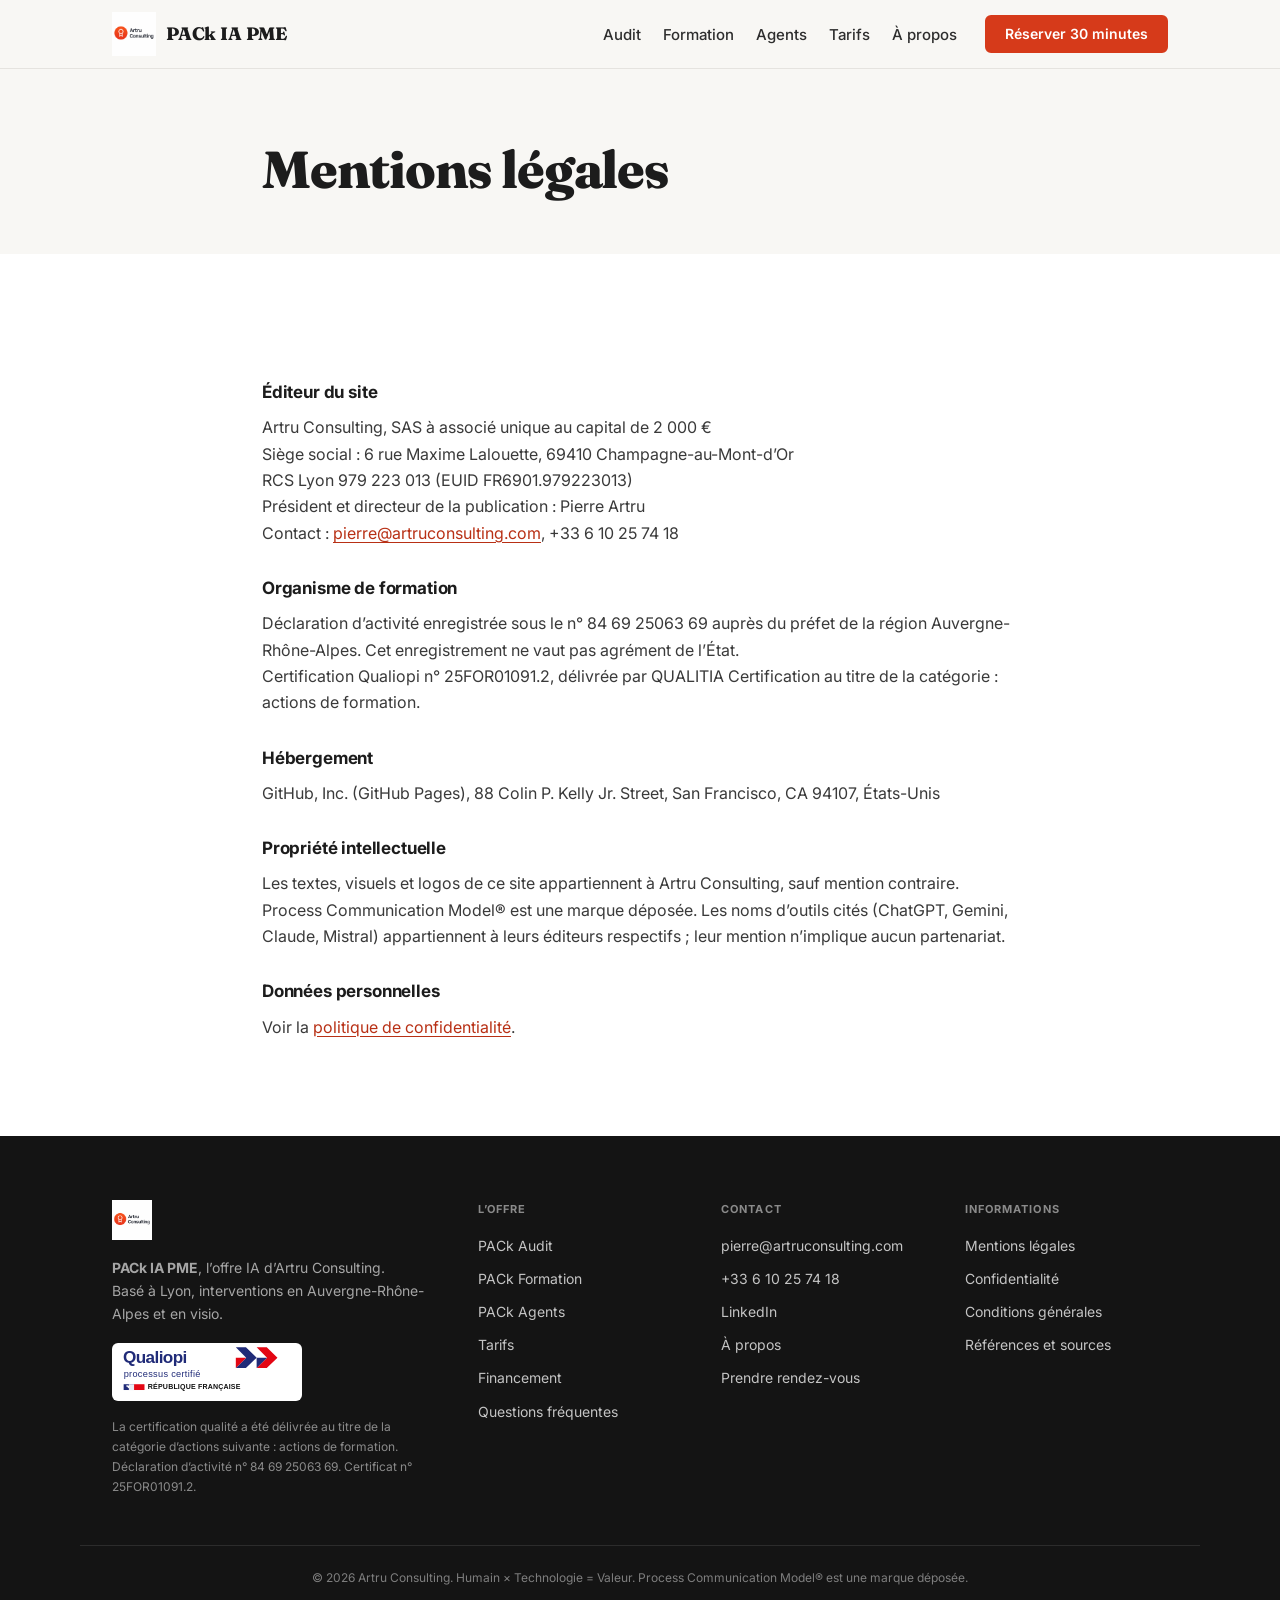
<file: mentions-legales/index.html>
<!DOCTYPE html>
<html lang="fr">
<head>
<meta charset="UTF-8">
<meta name="viewport" content="width=device-width, initial-scale=1">

<title>Mentions légales | Artru Consulting</title>
<meta name="description" content="Mentions légales du site PACk IA PME d’Artru Consulting.">
<link rel="canonical" href="https://artru-consulting.github.io/landing-ia/mentions-legales/">

<meta property="og:type" content="website">
<meta property="og:title" content="Mentions légales | Artru Consulting">
<meta property="og:description" content="Mentions légales du site PACk IA PME d’Artru Consulting.">
<meta property="og:url" content="https://artru-consulting.github.io/landing-ia/mentions-legales/">
<meta property="og:locale" content="fr_FR">
<link rel="icon" href="../assets/logo-artru-consulting-96.png">
<link rel="preconnect" href="https://fonts.googleapis.com">
<link rel="preconnect" href="https://fonts.gstatic.com" crossorigin>
<link href="https://fonts.googleapis.com/css2?family=Inter:wght@400;500;600;700&family=Fraunces:wght@700;800&display=swap" rel="stylesheet">
<link rel="stylesheet" href="../assets/site.css">

</head>
<body>
<a class="skip" href="#contenu">Aller au contenu</a>
<header class="header">
  <div class="container header-inner">
    <a class="logo" href="../"><img src="../assets/logo-artru-consulting.png" alt="Artru Consulting, accueil" width="44" height="44"><span class="logo-text">PACk IA PME</span></a>
    <button class="nav-toggle" aria-expanded="false" aria-controls="nav">Menu</button>
    <nav id="nav" class="nav" aria-label="Navigation principale">
      <ul><li><a href="../audit/">Audit</a></li><li><a href="../formation/">Formation</a></li><li><a href="../agents/">Agents</a></li><li><a href="../tarifs/">Tarifs</a></li><li><a href="../a-propos/">À propos</a></li></ul>
      <a href="https://calendly.com/pierre-1qet/30-minutes-ia-avec-pack" target="_blank" rel="noopener" class="btn btn-primary btn-sm js-cta">Réserver 30 minutes</a>
    </nav>
  </div>
</header>
<main id="contenu">
<section class="page-head"><div class="container narrow">
  
  <h1 class="page-title">Mentions légales</h1>
  
</div></section>
<section class="section section-light"><div class="container narrow legal">
  <h2 class="h3">Éditeur du site</h2>
  <p>Artru Consulting, SAS à associé unique au capital de 2 000 €<br>
  Siège social : 6 rue Maxime Lalouette, 69410 Champagne-au-Mont-d’Or<br>
  RCS Lyon 979 223 013 (EUID FR6901.979223013)<br>
  <!-- TVA intracommunautaire : à compléter -->
  Président et directeur de la publication : Pierre Artru<br>
  Contact : <a href="mailto:pierre@artruconsulting.com">pierre@artruconsulting.com</a>, +33 6 10 25 74 18</p>
  <h2 class="h3">Organisme de formation</h2>
  <p>Déclaration d’activité enregistrée sous le n° 84 69 25063 69 auprès du préfet de la région Auvergne-Rhône-Alpes. Cet enregistrement ne vaut pas agrément de l’État.<br>
  Certification Qualiopi n° 25FOR01091.2, délivrée par QUALITIA Certification au titre de la catégorie : actions de formation.</p>
  <h2 class="h3">Hébergement</h2>
  <p>GitHub, Inc. (GitHub Pages), 88 Colin P. Kelly Jr. Street, San Francisco, CA 94107, États-Unis</p>
  <h2 class="h3">Propriété intellectuelle</h2>
  <p>Les textes, visuels et logos de ce site appartiennent à Artru Consulting, sauf mention contraire. Process Communication Model® est une marque déposée. Les noms d’outils cités (ChatGPT, Gemini, Claude, Mistral) appartiennent à leurs éditeurs respectifs ; leur mention n’implique aucun partenariat.</p>
  <h2 class="h3">Données personnelles</h2>
  <p>Voir la <a href="../confidentialite/">politique de confidentialité</a>.</p>
</div></section>
</main>
<footer class="footer">
  <div class="container footer-main">
    <div class="footer-col footer-brand">
      <img src="../assets/logo-artru-consulting.png" alt="Artru Consulting" width="40" height="40" loading="lazy">
      <p><strong>PACk IA PME</strong>, l’offre IA d’Artru Consulting.<br>Basé à Lyon, interventions en Auvergne-Rhône-Alpes et en visio.</p>
      <a class="footer-qualiopi" href="../assets/certificat_qualiopi_25FOR01091.2.pdf" target="_blank" rel="noopener">
        <img src="../assets/qualiopi.svg" alt="Certification Qualiopi, voir le certificat" width="190" height="58" loading="lazy">
      </a>
      <p class="footer-small">La certification qualité a été délivrée au titre de la catégorie d’actions suivante : actions de formation.<br>Déclaration d’activité n° 84 69 25063 69. Certificat n° 25FOR01091.2.</p>
    </div>
    <div class="footer-col">
      <h2 class="footer-title">L’offre</h2>
      <ul class="footer-links">
        <li><a href="../audit/">PACk Audit</a></li>
        <li><a href="../formation/">PACk Formation</a></li>
        <li><a href="../agents/">PACk Agents</a></li>
        <li><a href="../tarifs/">Tarifs</a></li>
        <li><a href="../financement/">Financement</a></li>
        <li><a href="../faq/">Questions fréquentes</a></li>
      </ul>
    </div>
    <div class="footer-col">
      <h2 class="footer-title">Contact</h2>
      <ul class="footer-links">
        <li><a href="mailto:pierre@artruconsulting.com">pierre@artruconsulting.com</a></li>
        <li><a href="tel:+33610257418">+33 6 10 25 74 18</a></li>
        <li><a href="https://www.linkedin.com/in/pierre-artru-4628a413/" target="_blank" rel="noopener">LinkedIn</a></li>
        <li><a href="../a-propos/">À propos</a></li>
        <li><a href="../contact/">Prendre rendez-vous</a></li>
      </ul>
    </div>
    <div class="footer-col">
      <h2 class="footer-title">Informations</h2>
      <ul class="footer-links">
        <li><a href="../mentions-legales/">Mentions légales</a></li>
        <li><a href="../confidentialite/">Confidentialité</a></li>
        <li><a href="https://artruconsulting.com/conditions-generales" target="_blank" rel="noopener">Conditions générales</a></li>
        <li><a href="../references-et-sources/">Références et sources</a></li>
      </ul>
    </div>
  </div>
  <div class="container footer-bottom">
    <p>© 2026 Artru Consulting. Humain × Technologie = Valeur. Process Communication Model® est une marque déposée.</p>
  </div>
</footer>
<script src="../assets/site.js" defer></script>
</body>
</html>
</file>
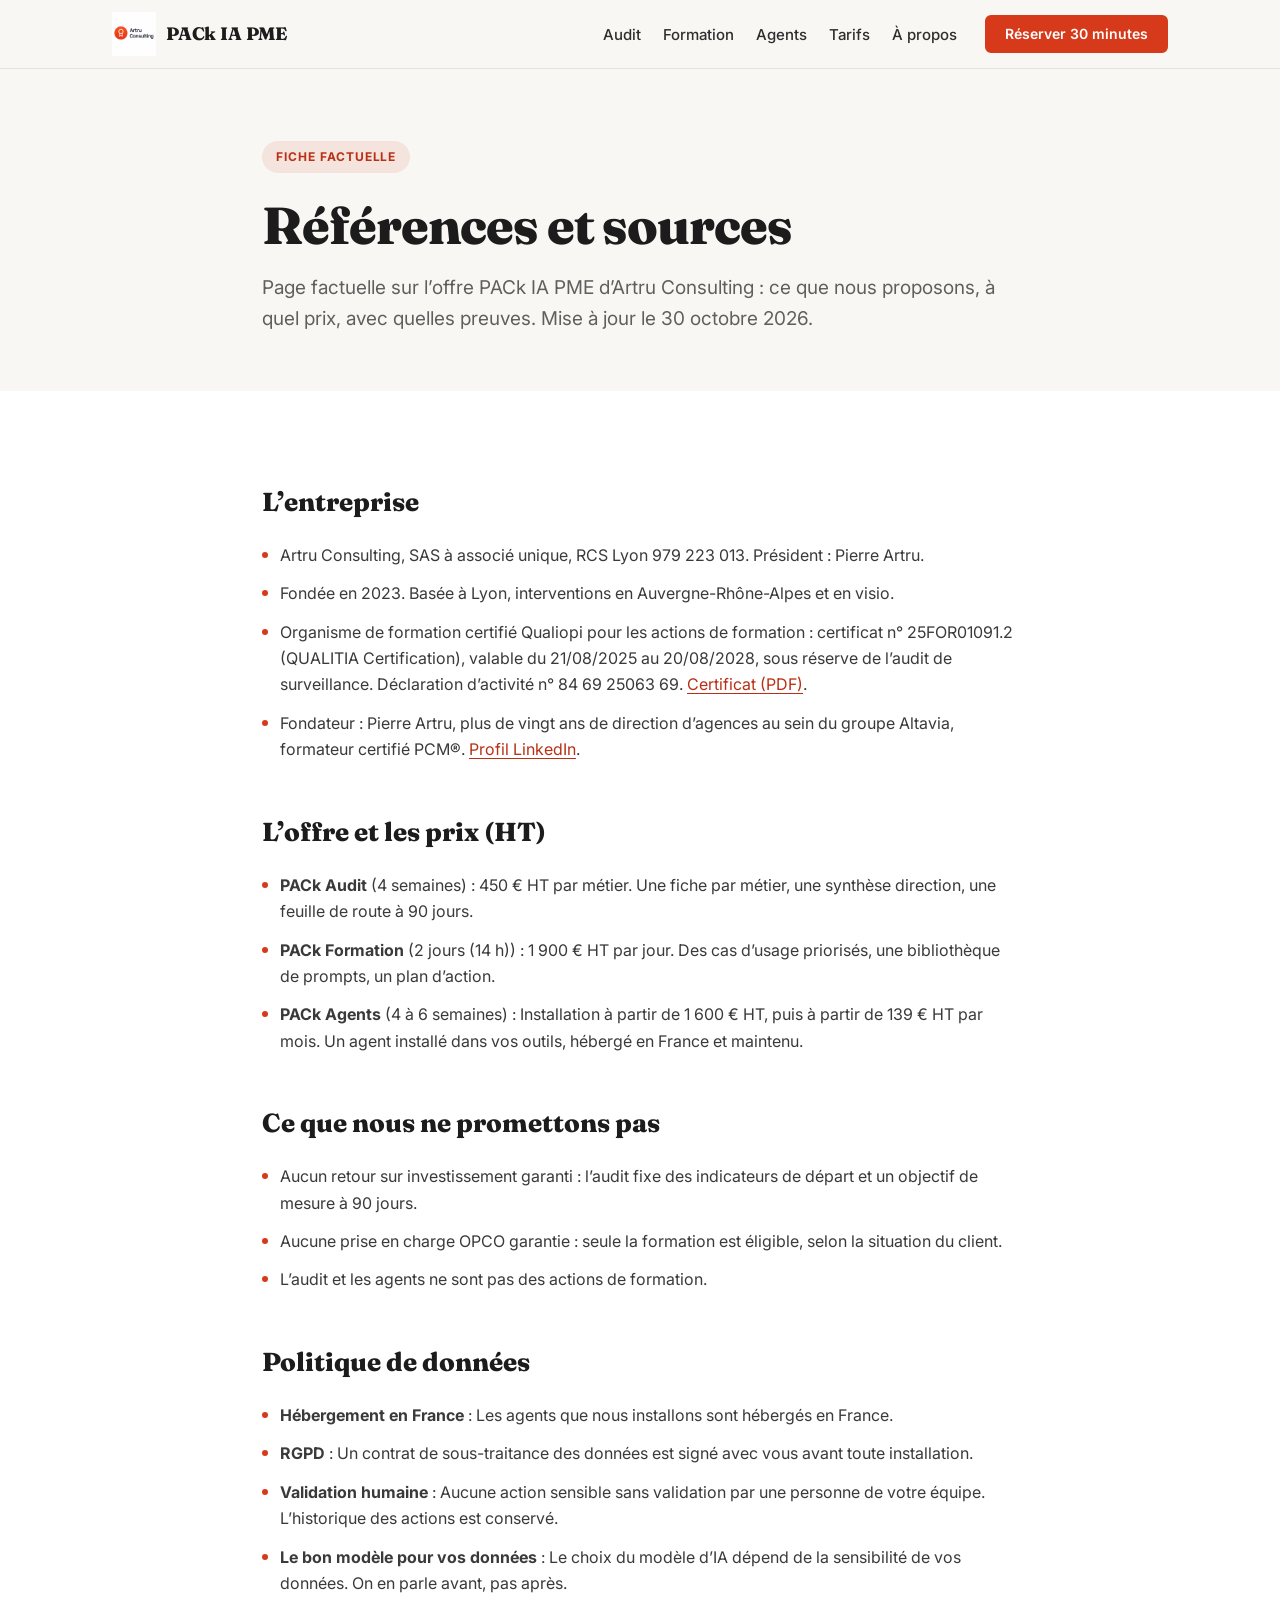
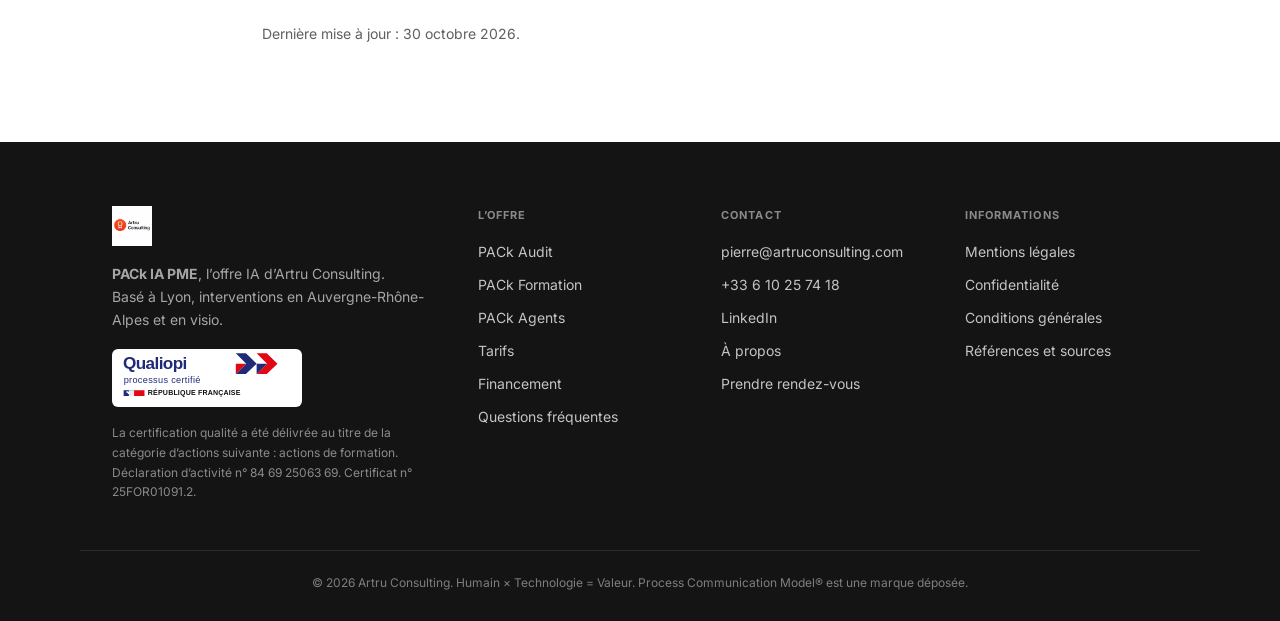
<file: references-et-sources/index.html>
<!DOCTYPE html>
<html lang="fr">
<head>
<meta charset="UTF-8">
<meta name="viewport" content="width=device-width, initial-scale=1">

<title>Références et sources : offre PACk IA PME d’Artru Consulting</title>
<meta name="description" content="Page factuelle sur l’offre PACk IA PME d’Artru Consulting : ce que nous proposons, à quel prix, avec quelles preuves. Mise à jour le 30 octobre 2026.">
<link rel="canonical" href="https://artru-consulting.github.io/landing-ia/references-et-sources/">

<meta property="og:type" content="website">
<meta property="og:title" content="Références et sources : offre PACk IA PME d’Artru Consulting">
<meta property="og:description" content="Page factuelle sur l’offre PACk IA PME d’Artru Consulting : ce que nous proposons, à quel prix, avec quelles preuves. Mise à jour le 30 octobre 2026.">
<meta property="og:url" content="https://artru-consulting.github.io/landing-ia/references-et-sources/">
<meta property="og:locale" content="fr_FR">
<link rel="icon" href="../assets/logo-artru-consulting-96.png">
<link rel="preconnect" href="https://fonts.googleapis.com">
<link rel="preconnect" href="https://fonts.gstatic.com" crossorigin>
<link href="https://fonts.googleapis.com/css2?family=Inter:wght@400;500;600;700&family=Fraunces:wght@700;800&display=swap" rel="stylesheet">
<link rel="stylesheet" href="../assets/site.css">
<script type="application/ld+json">{"@context":"https://schema.org","@type":"Organization","name":"Artru Consulting","url":"https://artru-consulting.github.io/landing-ia/","logo":"https://artru-consulting.github.io/landing-ia/assets/logo-artru-consulting.png","email":"pierre@artruconsulting.com","areaServed":"Auvergne-Rhône-Alpes, France","founder":{"@type":"Person","name":"Pierre Artru","sameAs":["https://www.linkedin.com/in/pierre-artru-4628a413/"]},"sameAs":["https://www.linkedin.com/in/pierre-artru-4628a413/"],"hasCredential":{"@type":"EducationalOccupationalCredential","name":"Certification Qualiopi n° 25FOR01091.2 (actions de formation)"}}</script>
<script type="application/ld+json">{"@context":"https://schema.org","@type":"Service","name":"PACk Audit","description":"Savoir où l’IA vous fait gagner du temps, métier par métier.","provider":{"@type":"Organization","name":"Artru Consulting"},"areaServed":"France","offers":{"@type":"Offer","priceCurrency":"EUR","price":"450","description":"450 € HT par métier (par métier audité, synthèse et restitution incluses)"}}</script>
<script type="application/ld+json">{"@context":"https://schema.org","@type":"Service","name":"PACk Formation","description":"Deux jours pour que vos équipes repèrent leurs cas d’usage.","provider":{"@type":"Organization","name":"Artru Consulting"},"areaServed":"France","offers":{"@type":"Offer","priceCurrency":"EUR","price":"1900","description":"1 900 € HT par jour (par jour, pour un groupe jusqu’à 10 personnes)"}}</script>
<script type="application/ld+json">{"@context":"https://schema.org","@type":"Service","name":"PACk Agents","description":"Des agents IA installés dans vos outils, hébergés en France et maintenus.","provider":{"@type":"Organization","name":"Artru Consulting"},"areaServed":"France","offers":{"@type":"Offer","priceCurrency":"EUR","price":"139","description":"Installation à partir de 1 600 € HT, puis à partir de 139 € HT par mois (par agent, après une installation à partir de 1 600 € HT)"}}</script>
</head>
<body>
<a class="skip" href="#contenu">Aller au contenu</a>
<header class="header">
  <div class="container header-inner">
    <a class="logo" href="../"><img src="../assets/logo-artru-consulting.png" alt="Artru Consulting, accueil" width="44" height="44"><span class="logo-text">PACk IA PME</span></a>
    <button class="nav-toggle" aria-expanded="false" aria-controls="nav">Menu</button>
    <nav id="nav" class="nav" aria-label="Navigation principale">
      <ul><li><a href="../audit/">Audit</a></li><li><a href="../formation/">Formation</a></li><li><a href="../agents/">Agents</a></li><li><a href="../tarifs/">Tarifs</a></li><li><a href="../a-propos/">À propos</a></li></ul>
      <a href="https://calendly.com/pierre-1qet/30-minutes-ia-avec-pack" target="_blank" rel="noopener" class="btn btn-primary btn-sm js-cta">Réserver 30 minutes</a>
    </nav>
  </div>
</header>
<main id="contenu">
<section class="page-head"><div class="container narrow">
  <p class="kicker">Fiche factuelle</p>
  <h1 class="page-title">Références et sources</h1>
  <p class="lead">Page factuelle sur l’offre PACk IA PME d’Artru Consulting : ce que nous proposons, à quel prix, avec quelles preuves. Mise à jour le 30 octobre 2026.</p>
</div></section>
<section class="section section-light"><div class="container narrow facts">
  <h2 class="h2">L’entreprise</h2>
  <ul>
    <li>Artru Consulting, SAS à associé unique, RCS Lyon 979 223 013. Président : Pierre Artru.</li>
    <li>Fondée en 2023. Basée à Lyon, interventions en Auvergne-Rhône-Alpes et en visio.</li>
    <li>Organisme de formation certifié Qualiopi pour les actions de formation : certificat n° 25FOR01091.2 (QUALITIA Certification), valable du 21/08/2025 au 20/08/2028, sous réserve de l’audit de surveillance. Déclaration d’activité n° 84 69 25063 69. <a href="../assets/certificat_qualiopi_25FOR01091.2.pdf">Certificat (PDF)</a>.</li>
    <li>Fondateur : Pierre Artru, plus de vingt ans de direction d’agences au sein du groupe Altavia, formateur certifié PCM®. <a href="https://www.linkedin.com/in/pierre-artru-4628a413/" target="_blank" rel="noopener">Profil LinkedIn</a>.</li>
  </ul>
  <h2 class="h2">L’offre et les prix (HT)</h2>
  <ul><li><strong>PACk Audit</strong> (4 semaines) : 450 € HT par métier. Une fiche par métier, une synthèse direction, une feuille de route à 90 jours.</li><li><strong>PACk Formation</strong> (2 jours (14 h)) : 1 900 € HT par jour. Des cas d’usage priorisés, une bibliothèque de prompts, un plan d’action.</li><li><strong>PACk Agents</strong> (4 à 6 semaines) : Installation à partir de 1 600 € HT, puis à partir de 139 € HT par mois. Un agent installé dans vos outils, hébergé en France et maintenu.</li></ul>
  <h2 class="h2">Ce que nous ne promettons pas</h2>
  <ul>
    <li>Aucun retour sur investissement garanti : l’audit fixe des indicateurs de départ et un objectif de mesure à 90 jours.</li>
    <li>Aucune prise en charge OPCO garantie : seule la formation est éligible, selon la situation du client.</li>
    <li>L’audit et les agents ne sont pas des actions de formation.</li>
  </ul>
  <h2 class="h2">Politique de données</h2>
  <ul><li><strong>Hébergement en France</strong> : Les agents que nous installons sont hébergés en France.</li><li><strong>RGPD</strong> : Un contrat de sous-traitance des données est signé avec vous avant toute installation.</li><li><strong>Validation humaine</strong> : Aucune action sensible sans validation par une personne de votre équipe. L’historique des actions est conservé.</li><li><strong>Le bon modèle pour vos données</strong> : Le choix du modèle d’IA dépend de la sensibilité de vos données. On en parle avant, pas après.</li></ul>
  <p class="note">Dernière mise à jour : 30 octobre 2026.</p>
</div></section>
</main>
<footer class="footer">
  <div class="container footer-main">
    <div class="footer-col footer-brand">
      <img src="../assets/logo-artru-consulting.png" alt="Artru Consulting" width="40" height="40" loading="lazy">
      <p><strong>PACk IA PME</strong>, l’offre IA d’Artru Consulting.<br>Basé à Lyon, interventions en Auvergne-Rhône-Alpes et en visio.</p>
      <a class="footer-qualiopi" href="../assets/certificat_qualiopi_25FOR01091.2.pdf" target="_blank" rel="noopener">
        <img src="../assets/qualiopi.svg" alt="Certification Qualiopi, voir le certificat" width="190" height="58" loading="lazy">
      </a>
      <p class="footer-small">La certification qualité a été délivrée au titre de la catégorie d’actions suivante : actions de formation.<br>Déclaration d’activité n° 84 69 25063 69. Certificat n° 25FOR01091.2.</p>
    </div>
    <div class="footer-col">
      <h2 class="footer-title">L’offre</h2>
      <ul class="footer-links">
        <li><a href="../audit/">PACk Audit</a></li>
        <li><a href="../formation/">PACk Formation</a></li>
        <li><a href="../agents/">PACk Agents</a></li>
        <li><a href="../tarifs/">Tarifs</a></li>
        <li><a href="../financement/">Financement</a></li>
        <li><a href="../faq/">Questions fréquentes</a></li>
      </ul>
    </div>
    <div class="footer-col">
      <h2 class="footer-title">Contact</h2>
      <ul class="footer-links">
        <li><a href="mailto:pierre@artruconsulting.com">pierre@artruconsulting.com</a></li>
        <li><a href="tel:+33610257418">+33 6 10 25 74 18</a></li>
        <li><a href="https://www.linkedin.com/in/pierre-artru-4628a413/" target="_blank" rel="noopener">LinkedIn</a></li>
        <li><a href="../a-propos/">À propos</a></li>
        <li><a href="../contact/">Prendre rendez-vous</a></li>
      </ul>
    </div>
    <div class="footer-col">
      <h2 class="footer-title">Informations</h2>
      <ul class="footer-links">
        <li><a href="../mentions-legales/">Mentions légales</a></li>
        <li><a href="../confidentialite/">Confidentialité</a></li>
        <li><a href="https://artruconsulting.com/conditions-generales" target="_blank" rel="noopener">Conditions générales</a></li>
        <li><a href="../references-et-sources/">Références et sources</a></li>
      </ul>
    </div>
  </div>
  <div class="container footer-bottom">
    <p>© 2026 Artru Consulting. Humain × Technologie = Valeur. Process Communication Model® est une marque déposée.</p>
  </div>
</footer>
<script src="../assets/site.js" defer></script>
</body>
</html>
</file>
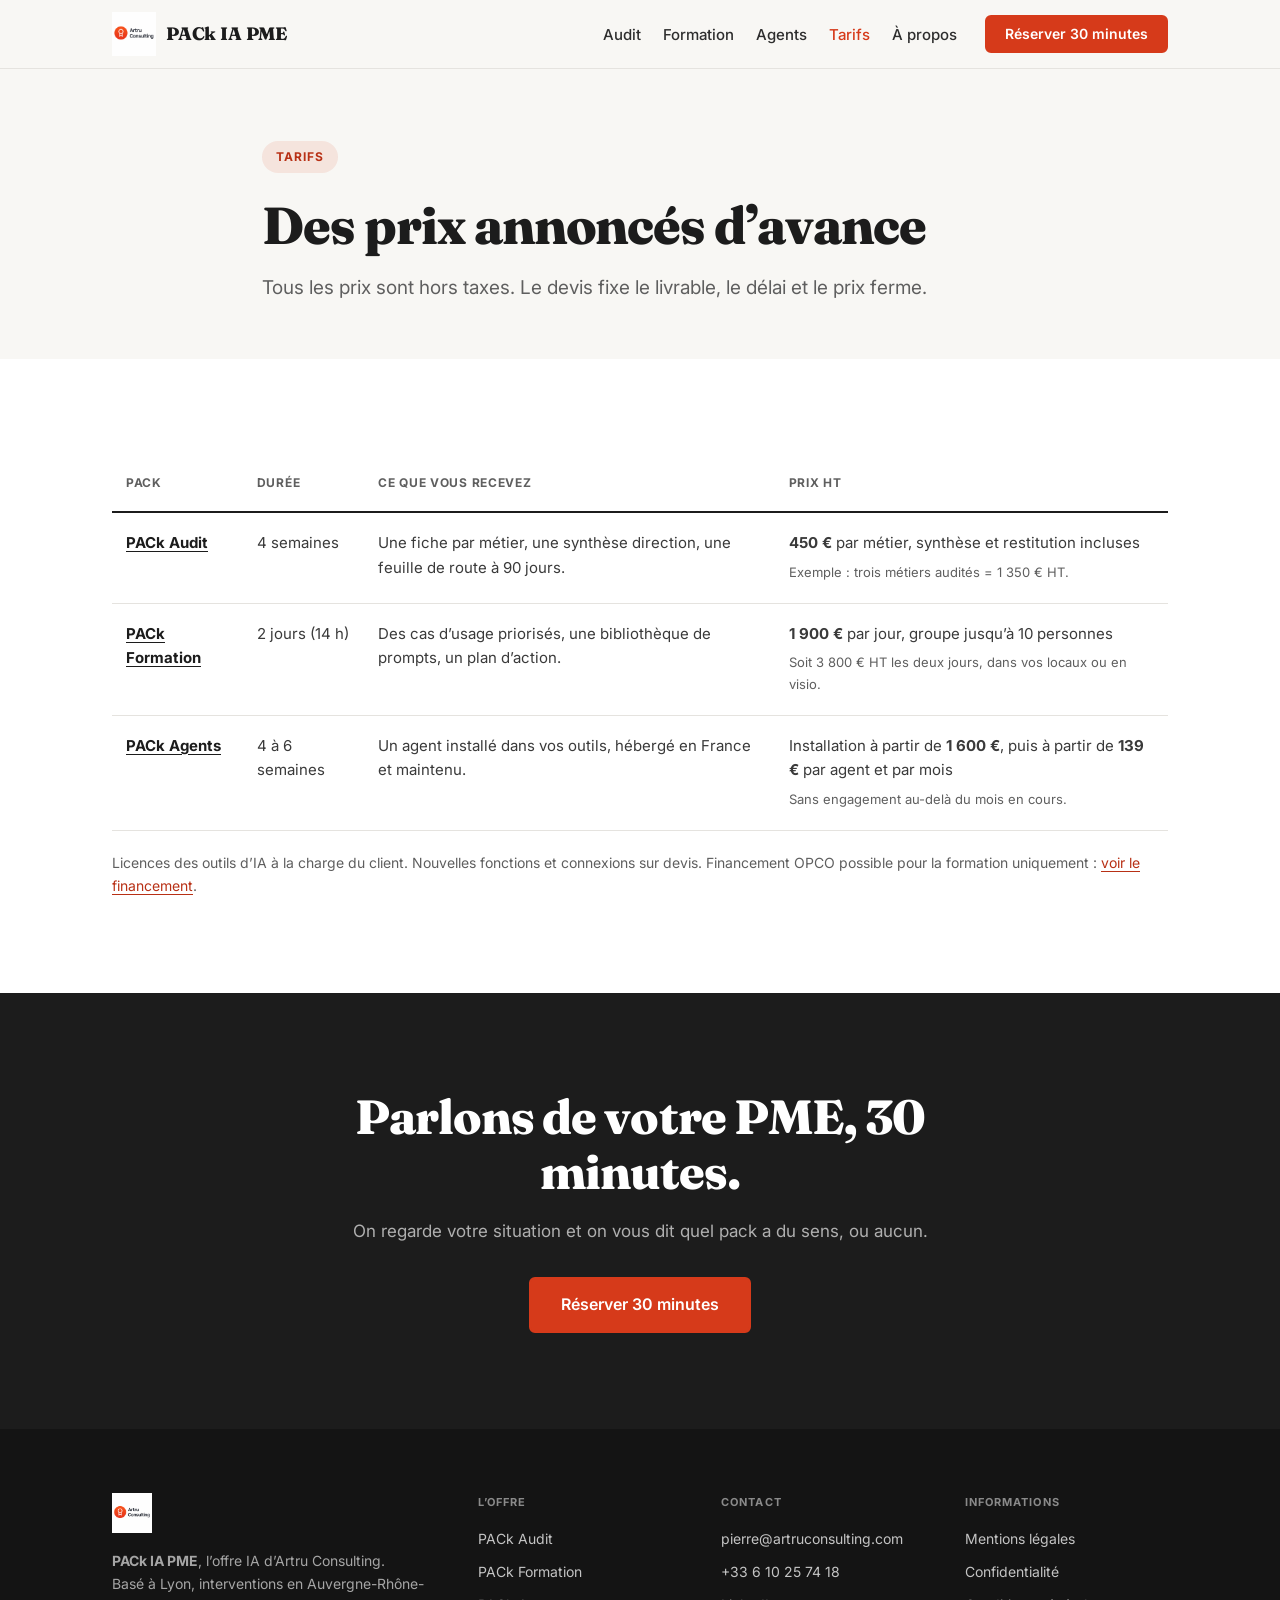
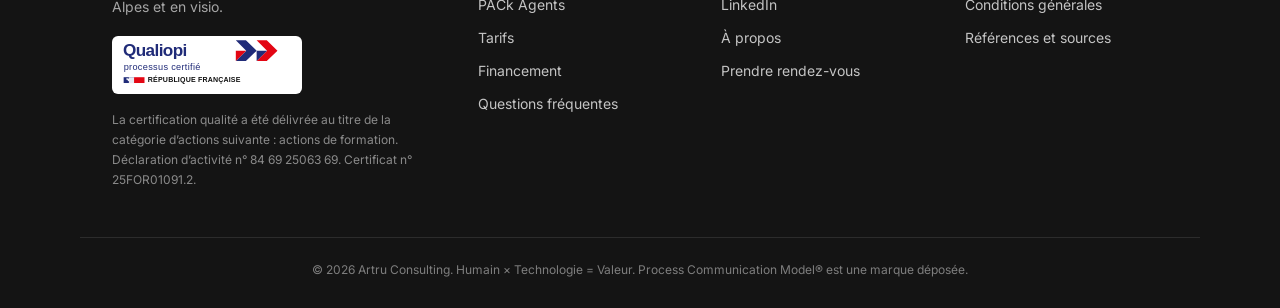
<file: tarifs/index.html>
<!DOCTYPE html>
<html lang="fr">
<head>
<meta charset="UTF-8">
<meta name="viewport" content="width=device-width, initial-scale=1">

<title>Tarifs PACk IA PME : audit, formation, agents | Artru Consulting</title>
<meta name="description" content="Tous les prix HT de l’offre PACk IA PME : audit 450 € par métier, formation 1 900 € par jour, agents à partir de 139 € par mois.">
<link rel="canonical" href="https://artru-consulting.github.io/landing-ia/tarifs/">

<meta property="og:type" content="website">
<meta property="og:title" content="Tarifs PACk IA PME : audit, formation, agents | Artru Consulting">
<meta property="og:description" content="Tous les prix HT de l’offre PACk IA PME : audit 450 € par métier, formation 1 900 € par jour, agents à partir de 139 € par mois.">
<meta property="og:url" content="https://artru-consulting.github.io/landing-ia/tarifs/">
<meta property="og:locale" content="fr_FR">
<link rel="icon" href="../assets/logo-artru-consulting-96.png">
<link rel="preconnect" href="https://fonts.googleapis.com">
<link rel="preconnect" href="https://fonts.gstatic.com" crossorigin>
<link href="https://fonts.googleapis.com/css2?family=Inter:wght@400;500;600;700&family=Fraunces:wght@700;800&display=swap" rel="stylesheet">
<link rel="stylesheet" href="../assets/site.css">
<script type="application/ld+json">{"@context":"https://schema.org","@type":"Organization","name":"Artru Consulting","url":"https://artru-consulting.github.io/landing-ia/","logo":"https://artru-consulting.github.io/landing-ia/assets/logo-artru-consulting.png","email":"pierre@artruconsulting.com","areaServed":"Auvergne-Rhône-Alpes, France","founder":{"@type":"Person","name":"Pierre Artru","sameAs":["https://www.linkedin.com/in/pierre-artru-4628a413/"]},"sameAs":["https://www.linkedin.com/in/pierre-artru-4628a413/"],"hasCredential":{"@type":"EducationalOccupationalCredential","name":"Certification Qualiopi n° 25FOR01091.2 (actions de formation)"}}</script>
</head>
<body>
<a class="skip" href="#contenu">Aller au contenu</a>
<header class="header">
  <div class="container header-inner">
    <a class="logo" href="../"><img src="../assets/logo-artru-consulting.png" alt="Artru Consulting, accueil" width="44" height="44"><span class="logo-text">PACk IA PME</span></a>
    <button class="nav-toggle" aria-expanded="false" aria-controls="nav">Menu</button>
    <nav id="nav" class="nav" aria-label="Navigation principale">
      <ul><li><a href="../audit/">Audit</a></li><li><a href="../formation/">Formation</a></li><li><a href="../agents/">Agents</a></li><li><a href="../tarifs/" aria-current="page">Tarifs</a></li><li><a href="../a-propos/">À propos</a></li></ul>
      <a href="https://calendly.com/pierre-1qet/30-minutes-ia-avec-pack" target="_blank" rel="noopener" class="btn btn-primary btn-sm js-cta">Réserver 30 minutes</a>
    </nav>
  </div>
</header>
<main id="contenu">
<section class="page-head"><div class="container narrow">
  <p class="kicker">Tarifs</p>
  <h1 class="page-title">Des prix annoncés d’avance</h1>
  <p class="lead">Tous les prix sont hors taxes. Le devis fixe le livrable, le délai et le prix ferme.</p>
</div></section>
<section class="section section-light"><div class="container">
  <div class="table-wrap"><table class="price-table">
    <caption class="sr-only">Grille des prix PACk IA PME</caption>
    <thead><tr><th scope="col">Pack</th><th scope="col">Durée</th><th scope="col">Ce que vous recevez</th><th scope="col">Prix HT</th></tr></thead>
    <tbody>
      <tr><th scope="row"><a href="../audit/">PACk Audit</a></th><td>4 semaines</td><td>Une fiche par métier, une synthèse direction, une feuille de route à 90 jours.</td><td><strong>450 €</strong> par métier, synthèse et restitution incluses<br><span class="note">Exemple : trois métiers audités = 1 350 € HT.</span></td></tr>
      <tr><th scope="row"><a href="../formation/">PACk Formation</a></th><td>2 jours (14 h)</td><td>Des cas d’usage priorisés, une bibliothèque de prompts, un plan d’action.</td><td><strong>1 900 €</strong> par jour, groupe jusqu’à 10 personnes<br><span class="note">Soit 3 800 € HT les deux jours, dans vos locaux ou en visio.</span></td></tr>
      <tr><th scope="row"><a href="../agents/">PACk Agents</a></th><td>4 à 6 semaines</td><td>Un agent installé dans vos outils, hébergé en France et maintenu.</td><td>Installation à partir de <strong>1 600 €</strong>, puis à partir de <strong>139 €</strong> par agent et par mois<br><span class="note">Sans engagement au-delà du mois en cours.</span></td></tr>
    </tbody>
  </table></div>
  <p class="note">Licences des outils d’IA à la charge du client. Nouvelles fonctions et connexions sur devis. Financement OPCO possible pour la formation uniquement : <a href="../financement/">voir le financement</a>.</p>
</div></section>
<section class="section section-cta"><div class="container narrow center">
  <h2 class="cta-title">Parlons de votre PME, 30 minutes.</h2>
  <p class="cta-text">On regarde votre situation et on vous dit quel pack a du sens, ou aucun.</p>
  <a href="https://calendly.com/pierre-1qet/30-minutes-ia-avec-pack" target="_blank" rel="noopener" class="btn btn-primary btn-lg js-cta">Réserver 30 minutes</a>
</div></section>
</main>
<footer class="footer">
  <div class="container footer-main">
    <div class="footer-col footer-brand">
      <img src="../assets/logo-artru-consulting.png" alt="Artru Consulting" width="40" height="40" loading="lazy">
      <p><strong>PACk IA PME</strong>, l’offre IA d’Artru Consulting.<br>Basé à Lyon, interventions en Auvergne-Rhône-Alpes et en visio.</p>
      <a class="footer-qualiopi" href="../assets/certificat_qualiopi_25FOR01091.2.pdf" target="_blank" rel="noopener">
        <img src="../assets/qualiopi.svg" alt="Certification Qualiopi, voir le certificat" width="190" height="58" loading="lazy">
      </a>
      <p class="footer-small">La certification qualité a été délivrée au titre de la catégorie d’actions suivante : actions de formation.<br>Déclaration d’activité n° 84 69 25063 69. Certificat n° 25FOR01091.2.</p>
    </div>
    <div class="footer-col">
      <h2 class="footer-title">L’offre</h2>
      <ul class="footer-links">
        <li><a href="../audit/">PACk Audit</a></li>
        <li><a href="../formation/">PACk Formation</a></li>
        <li><a href="../agents/">PACk Agents</a></li>
        <li><a href="../tarifs/">Tarifs</a></li>
        <li><a href="../financement/">Financement</a></li>
        <li><a href="../faq/">Questions fréquentes</a></li>
      </ul>
    </div>
    <div class="footer-col">
      <h2 class="footer-title">Contact</h2>
      <ul class="footer-links">
        <li><a href="mailto:pierre@artruconsulting.com">pierre@artruconsulting.com</a></li>
        <li><a href="tel:+33610257418">+33 6 10 25 74 18</a></li>
        <li><a href="https://www.linkedin.com/in/pierre-artru-4628a413/" target="_blank" rel="noopener">LinkedIn</a></li>
        <li><a href="../a-propos/">À propos</a></li>
        <li><a href="../contact/">Prendre rendez-vous</a></li>
      </ul>
    </div>
    <div class="footer-col">
      <h2 class="footer-title">Informations</h2>
      <ul class="footer-links">
        <li><a href="../mentions-legales/">Mentions légales</a></li>
        <li><a href="../confidentialite/">Confidentialité</a></li>
        <li><a href="https://artruconsulting.com/conditions-generales" target="_blank" rel="noopener">Conditions générales</a></li>
        <li><a href="../references-et-sources/">Références et sources</a></li>
      </ul>
    </div>
  </div>
  <div class="container footer-bottom">
    <p>© 2026 Artru Consulting. Humain × Technologie = Valeur. Process Communication Model® est une marque déposée.</p>
  </div>
</footer>
<script src="../assets/site.js" defer></script>
</body>
</html>
</file>
<file: assets/site.css>
/* PACk IA PME — charte Artru Consulting (Inter + Fraunces, rouge-orangé #D63A1A, anthracite) */
:root {
  --bg: #F8F7F4;
  --white: #FFFFFF;
  --ink: #1C1C1C;
  --ink-soft: #2E2E2E;
  --text: #3A3A3A;
  --muted: #5F5F5F;
  --accent: #D63A1A;
  --accent-dark: #B83015;
  --accent-orange: #E8622A;
  --dark: #1C1C1C;
  --dark-card: #262626;
  --border: #E5E3DF;
  --font-body: 'Inter', -apple-system, BlinkMacSystemFont, 'Segoe UI', sans-serif;
  --font-display: 'Fraunces', Georgia, serif;
  --r-sm: 6px; --r-md: 12px; --r-lg: 18px;
  --shadow-sm: 0 2px 8px rgba(0,0,0,.06);
  --shadow-md: 0 4px 20px rgba(0,0,0,.09);
  --shadow-lg: 0 8px 40px rgba(0,0,0,.13);
  --max: 1120px;
  --pad: 96px;
}
*, *::before, *::after { box-sizing: border-box; margin: 0; padding: 0; }
html { scroll-behavior: smooth; }
body { font-family: var(--font-body); background: var(--bg); color: var(--text); line-height: 1.65; font-size: 16px; -webkit-font-smoothing: antialiased; }
ul, ol { list-style: none; }
a { color: var(--accent-dark); text-underline-offset: 3px; }
img { display: block; max-width: 100%; height: auto; }
p + p { margin-top: 1em; }
:focus-visible { outline: 3px solid var(--accent-orange); outline-offset: 3px; border-radius: 4px; }
.sr-only { position: absolute; width: 1px; height: 1px; overflow: hidden; clip: rect(0 0 0 0); white-space: nowrap; }
.skip { position: absolute; left: -9999px; top: 8px; background: var(--ink); color: #fff; padding: 10px 16px; border-radius: var(--r-sm); z-index: 200; }
.skip:focus { left: 16px; }

.container { max-width: var(--max); margin: 0 auto; padding: 0 32px; }
.narrow { max-width: 820px; }
.center { text-align: center; }
.note { font-size: 14px; color: var(--muted); margin-top: 20px; }

/* Boutons */
.btn { display: inline-flex; align-items: center; justify-content: center; text-align: center; font: 600 15px/1.2 var(--font-body); border-radius: var(--r-sm); border: 2px solid transparent; padding: 12px 22px; text-decoration: none; cursor: pointer; transition: background .2s, transform .2s, box-shadow .2s, color .2s; }
.btn-primary { background: var(--accent); border-color: var(--accent); color: #fff; }
.btn-primary:hover { background: var(--accent-dark); border-color: var(--accent-dark); transform: translateY(-1px); box-shadow: 0 4px 16px rgba(214,58,26,.35); }
.btn-outline { background: transparent; color: var(--ink); border-color: var(--ink); }
.btn-outline:hover { background: var(--ink); color: #fff; }
.btn-ghost { background: transparent; color: var(--ink); border-color: var(--border); }
.btn-ghost:hover { border-color: var(--ink); }
.btn-sm { padding: 9px 18px; font-size: 14px; }
.btn-lg { padding: 16px 30px; font-size: 16px; }
.btn-full { width: 100%; }
.btn-row { display: flex; flex-wrap: wrap; gap: 12px; margin-top: 28px; }

/* En-tête */
.header { position: sticky; top: 0; z-index: 100; background: rgba(248,247,244,.94); backdrop-filter: blur(12px); -webkit-backdrop-filter: blur(12px); border-bottom: 1px solid var(--border); }
.header-inner { display: flex; align-items: center; justify-content: space-between; height: 68px; gap: 16px; }
.logo { display: flex; align-items: center; gap: 10px; text-decoration: none; color: var(--ink); }
.logo img { width: 44px; height: 44px; }
.logo-text { font: 800 18px/1 var(--font-display); letter-spacing: -.01em; }
.nav { display: flex; align-items: center; gap: 28px; }
.nav ul { display: flex; gap: 22px; }
.nav ul a { color: var(--ink-soft); text-decoration: none; font-weight: 500; font-size: 15px; }
.nav ul a:hover, .nav ul a[aria-current="page"] { color: var(--accent); }
.nav-toggle { display: none; background: none; border: 1px solid var(--border); border-radius: var(--r-sm); padding: 8px 14px; font: 600 14px var(--font-body); color: var(--ink); cursor: pointer; }

/* Hero */
.hero { padding: 80px 0 72px; }
.hero-layout { display: grid; grid-template-columns: 1fr 520px; gap: 56px; align-items: center; }
.badge, .kicker { display: inline-block; background: rgba(214,58,26,.1); color: var(--accent-dark); font-size: 12px; font-weight: 700; letter-spacing: .08em; text-transform: uppercase; padding: 6px 14px; border-radius: 100px; margin-bottom: 24px; }
.hero-title { font: 800 clamp(36px, 5vw, 56px)/1.08 var(--font-display); color: var(--ink); letter-spacing: -.02em; }
.hero-subtitle { font-size: 19px; color: var(--muted); margin-top: 22px; max-width: 560px; }
.hero-img { width: 100%; border-radius: var(--r-lg); box-shadow: var(--shadow-lg); aspect-ratio: 767 / 486; object-fit: cover; background: #d9d6cf; }

.qualiopi-band { background: var(--white); border-top: 1px solid var(--border); border-bottom: 1px solid var(--border); }
.band-inner { display: flex; align-items: center; gap: 24px; padding-top: 18px; padding-bottom: 18px; font-size: 14px; color: var(--muted); }
.band-inner img { width: 150px; flex-shrink: 0; }

/* Sections */
.section { padding: var(--pad) 0; }
.section-light { background: var(--white); }
.section-dark { background: var(--dark); color: rgba(255,255,255,.78); }
.section-title { font: 800 clamp(28px, 4vw, 40px)/1.15 var(--font-display); color: var(--ink); letter-spacing: -.02em; margin-bottom: 16px; }
.section-title.light { color: #fff; }
.section-intro { font-size: 17px; color: var(--muted); max-width: 680px; margin: 0 auto 48px; }
.h2 { font: 800 26px/1.2 var(--font-display); color: var(--ink); margin: 48px 0 18px; }
.h2:first-child { margin-top: 0; }
.h3, h3 { font-size: 17px; font-weight: 700; color: var(--ink); margin-bottom: 8px; letter-spacing: -.01em; }

.page-head { padding: 72px 0 56px; }
.page-title { font: 800 clamp(34px, 5vw, 52px)/1.1 var(--font-display); color: var(--ink); letter-spacing: -.02em; }
.lead { font-size: 19px; color: var(--muted); margin-top: 18px; }

/* Cartes et listes */
.pains, .cards-4, .cards-3, .cards-2, .cards-1, .guarantees { display: grid; gap: 20px; margin-top: 40px; }
.pains, .cards-3 { grid-template-columns: repeat(3, 1fr); }
.cards-4 { grid-template-columns: repeat(4, 1fr); }
.cards-2 { grid-template-columns: repeat(2, 1fr); }
.cards-1 { grid-template-columns: 1fr; margin-top: 0; }
.guarantees { grid-template-columns: repeat(5, 1fr); }
.pains li, .cards-4 li, .cards-3 li, .cards-2 > li, .cards-1 li, .guarantees li { background: var(--bg); border: 1px solid var(--border); border-radius: var(--r-md); padding: 26px 24px; }
.section-light .cards-2 > li, .section-light .cards-3 li, .section-light .cards-1 li { background: var(--bg); }
.section:not(.section-light) .cards-4 li, .section:not(.section-light) .guarantees li { background: var(--white); }
.pains p, .cards-4 p, .cards-3 p, .cards-2 p, .guarantees p, .cards-1 p { font-size: 15px; color: var(--muted); }
.guarantees li { border-top: 3px solid var(--accent); }

.checklist li, .crosslist li { position: relative; padding: 8px 0 8px 30px; border-bottom: 1px solid var(--border); }
.checklist li:last-child, .crosslist li:last-child { border-bottom: none; }
.checklist li::before { content: ''; position: absolute; left: 0; top: 12px; width: 18px; height: 18px; border-radius: 50%; background: var(--accent) url("data:image/svg+xml,%3Csvg xmlns='http://www.w3.org/2000/svg' viewBox='0 0 20 20' fill='white'%3E%3Cpath fill-rule='evenodd' d='M16.7 5.3a1 1 0 010 1.4l-8 8a1 1 0 01-1.4 0l-4-4a1 1 0 011.4-1.4L8 12.6l7.3-7.3a1 1 0 011.4 0z'/%3E%3C/svg%3E") center / 11px no-repeat; }
.crosslist li::before { content: '×'; position: absolute; left: 3px; top: 6px; font-weight: 700; font-size: 20px; color: var(--muted); }
.numbered { counter-reset: n; }
.numbered li { counter-increment: n; position: relative; padding: 10px 0 10px 44px; }
.numbered li::before { content: counter(n); position: absolute; left: 0; top: 8px; width: 30px; height: 30px; border-radius: 50%; background: var(--ink); color: #fff; font-weight: 700; display: grid; place-items: center; font-size: 14px; }

/* Packs */
.pack-grid { display: grid; grid-template-columns: repeat(3, 1fr); gap: 24px; }
.pack-card { background: var(--white); border: 1px solid var(--border); border-radius: var(--r-lg); padding: 32px 28px; display: flex; flex-direction: column; box-shadow: var(--shadow-sm); }
.pack-duration { font-size: 12px; font-weight: 700; letter-spacing: .08em; text-transform: uppercase; color: var(--accent-dark); }
.pack-name { font: 800 26px/1.15 var(--font-display); margin: 8px 0 10px; }
.pack-tagline { font-size: 16px; color: var(--ink-soft); }
.pack-deliverable { font-size: 14px; color: var(--muted); margin-top: 14px; flex-grow: 1; }
.pack-price { margin-top: 24px; color: var(--ink); }
.pack-price-prefix { font-size: 14px; color: var(--muted); }
.pack-price-amount { font: 700 40px/1 var(--font-display); color: var(--ink); }
.pack-price-unit { font-size: 15px; font-weight: 600; color: var(--muted); }
.pack-price-detail { font-size: 13px; color: var(--muted); margin: 6px 0 22px; }

/* Méthode */
.steps { display: grid; grid-template-columns: repeat(3, 1fr); gap: 24px; margin-top: 40px; }
.step { background: var(--bg); border: 1px solid var(--border); border-radius: var(--r-lg); padding: 32px 28px; }
.section:not(.section-light) .step { background: var(--white); }
.step-n { display: block; font: 700 44px/1 var(--font-display); color: rgba(214,58,26,.28); margin-bottom: 16px; }
.step p { font-size: 15px; color: var(--muted); }
.step-link { display: inline-block; margin-top: 14px; font-weight: 600; font-size: 14px; }

/* Aperçu des livrables */
.preview-grid { display: grid; grid-template-columns: 1.4fr 1fr; gap: 24px; margin-top: 8px; }
.mock { position: relative; background: var(--white); border: 1px solid var(--border); border-radius: var(--r-lg); padding: 28px; box-shadow: var(--shadow-md); }
.mock-dark { background: var(--dark); color: rgba(255,255,255,.8); border-color: var(--dark); }
.mock-tag { position: absolute; top: 16px; right: 16px; font-size: 11px; font-weight: 700; letter-spacing: .08em; text-transform: uppercase; background: #FFF1D6; color: #7A4B00; padding: 4px 10px; border-radius: 100px; }
.mock-title { font-weight: 700; color: var(--ink); font-size: 17px; margin-bottom: 16px; padding-right: 80px; }
.mock-dark .mock-title { color: #fff; }
.mock-table { width: 100%; border-collapse: collapse; font-size: 14px; }
.mock-table th { text-align: left; font-size: 12px; text-transform: uppercase; letter-spacing: .05em; color: var(--muted); padding: 8px 6px; border-bottom: 2px solid var(--border); }
.mock-table td { padding: 10px 6px; border-bottom: 1px solid var(--border); }
.mock-table td:last-child { color: var(--accent-dark); font-weight: 600; white-space: nowrap; }
.mock-meta { margin-top: 16px; display: grid; gap: 8px; font-size: 14px; }
.mock-meta dt { font-weight: 600; color: var(--ink); display: inline; }
.mock-meta dt::after { content: ' : '; }
.mock-meta dd { display: inline; color: var(--muted); }
.mock-big { font: 700 48px/1 var(--font-display); color: #fff; }
.mock-big span { font: 500 16px var(--font-body); color: rgba(255,255,255,.6); }
.mock-sub { font-size: 14px; color: rgba(255,255,255,.6); margin: 6px 0 22px; }
.mock-roadmap li { padding: 10px 0; border-top: 1px solid rgba(255,255,255,.1); font-size: 14px; }
.mock-roadmap strong { display: block; color: var(--accent-orange); font-size: 12px; letter-spacing: .05em; text-transform: uppercase; }

/* Calculateur */
.calc { background: var(--bg); border: 1px solid var(--border); border-radius: var(--r-lg); padding: 32px; display: grid; grid-template-columns: 1.2fr 1fr; gap: 28px; align-items: center; }
.calc-fields { display: grid; gap: 16px; }
.calc label { display: grid; gap: 6px; font-size: 14px; font-weight: 600; color: var(--ink); }
.calc input { font: 500 16px var(--font-body); padding: 11px 12px; border: 1px solid #C9C6C0; border-radius: var(--r-sm); background: #fff; width: 100%; }
.calc-result { background: var(--dark); color: rgba(255,255,255,.7); border-radius: var(--r-md); padding: 28px; text-align: center; }
.calc-amount { font: 700 44px/1.1 var(--font-display); color: #fff; margin: 8px 0; }
.calc-sub { font-size: 14px; }
.calc .note { grid-column: 1 / -1; margin-top: 0; }

/* Pourquoi / Pierre */
.why { display: grid; grid-template-columns: 340px 1fr; gap: 56px; align-items: center; }
.why-img { border-radius: var(--r-lg); width: 100%; aspect-ratio: 4 / 5; object-fit: cover; }
.why-list li { padding: 10px 0; border-bottom: 1px solid rgba(255,255,255,.1); font-size: 17px; color: rgba(255,255,255,.85); }
.link-light { color: var(--accent-orange); font-weight: 600; display: inline-block; margin-top: 18px; }
.partner { margin-top: 32px; border-left: 3px solid var(--accent-orange); padding: 18px 22px; background: rgba(255,255,255,.05); border-radius: 0 var(--r-md) var(--r-md) 0; font-size: 15px; }
.section-dark .partner h3 { color: #fff; }
.section-light .partner { background: var(--bg); }

/* FAQ */
.faq details { border-bottom: 1px solid var(--border); }
.faq summary { cursor: pointer; padding: 20px 36px 20px 0; font-weight: 600; color: var(--ink); list-style: none; position: relative; }
.faq summary::-webkit-details-marker { display: none; }
.faq summary::after { content: '+'; position: absolute; right: 4px; top: 16px; font-size: 24px; color: var(--accent); }
.faq details[open] summary::after { content: '−'; }
.faq details p { padding: 0 0 20px; color: var(--muted); }

/* CTA final */
.section-cta { background: var(--ink); }
.cta-title { font: 800 clamp(30px, 5vw, 48px)/1.15 var(--font-display); color: #fff; letter-spacing: -.02em; margin-bottom: 18px; }
.cta-text { color: rgba(255,255,255,.65); font-size: 17px; margin-bottom: 32px; }

/* Pages pack */
.pack-layout { display: grid; grid-template-columns: 1fr 320px; gap: 48px; align-items: start; }
.timeline { display: grid; gap: 14px; }
.timeline li { border-left: 3px solid var(--accent); background: var(--bg); padding: 18px 22px; border-radius: 0 var(--r-md) var(--r-md) 0; }
.timeline-label { font-size: 12px; font-weight: 700; letter-spacing: .08em; text-transform: uppercase; color: var(--accent-dark); }
.timeline p { color: var(--muted); font-size: 15px; }
#packs .timeline { max-width: 820px; margin: 40px auto 0; }
#packs .timeline li { background: var(--white); }
.price-card { position: sticky; top: 92px; background: var(--ink); color: rgba(255,255,255,.7); border-radius: var(--r-lg); padding: 30px 26px; box-shadow: var(--shadow-lg); }
.price-label { font-size: 11px; font-weight: 700; letter-spacing: .1em; text-transform: uppercase; color: rgba(255,255,255,.55); }
.price-amount { font: 700 46px/1.1 var(--font-display); color: #fff; margin: 12px 0 8px; }
.price-prefix { display: block; font: 500 14px var(--font-body); color: rgba(255,255,255,.6); }
.price-currency { font-size: 18px; color: rgba(255,255,255,.65); }
.price-detail { font-size: 14px; margin-bottom: 10px; }
.price-card .btn { margin: 14px 0; }
.price-funding { font-size: 13px; color: rgba(255,255,255,.55); }
.price-banner { max-width: 820px; margin: 28px auto 0; background: var(--ink); color: rgba(255,255,255,.7); border-radius: var(--r-lg); padding: 28px; display: grid; gap: 10px; justify-items: start; }
.price-banner .pack-price-amount { color: #fff; }
.price-banner .pack-price-unit { color: rgba(255,255,255,.7); }

/* Tarifs */
.table-wrap { overflow-x: auto; }
.price-table { width: 100%; border-collapse: collapse; min-width: 640px; }
.price-table th, .price-table td { text-align: left; vertical-align: top; padding: 18px 14px; border-bottom: 1px solid var(--border); font-size: 15px; }
.price-table thead th { font-size: 12px; text-transform: uppercase; letter-spacing: .06em; color: var(--muted); border-bottom: 2px solid var(--ink); }
.price-table tbody th a { font-weight: 700; color: var(--ink); }
.price-table .note { display: inline-block; margin-top: 6px; font-size: 13px; }

/* À propos */
.founder { display: grid; grid-template-columns: 380px 1fr; gap: 56px; align-items: start; }
.founder-photo { position: relative; }
.founder-img { width: 100%; border-radius: var(--r-lg); aspect-ratio: 4 / 5; object-fit: cover; box-shadow: var(--shadow-lg); }
.founder-badge { position: absolute; left: 18px; bottom: 18px; background: var(--accent); color: #fff; border-radius: var(--r-md); padding: 10px 16px; font-size: 13px; box-shadow: var(--shadow-md); }
.founder-badge strong { display: block; font: 700 26px/1.1 var(--font-display); }
.founder-name { font: 800 36px/1.1 var(--font-display); color: var(--ink); }
.founder-role { color: var(--accent-dark); font-weight: 600; margin: 4px 0 22px; }
.conviction { font-size: 18px; color: var(--ink); }
.figures { display: grid; grid-template-columns: repeat(5, 1fr); gap: 16px; }
.figures li { background: var(--white); border: 1px solid var(--border); border-radius: var(--r-md); padding: 22px 18px; text-align: center; }
.figures strong { display: block; font: 700 26px/1.15 var(--font-display); color: var(--accent); }
.figures span { font-size: 13px; color: var(--muted); }
.do-dont { margin-top: 32px; }
.do-dont > div { background: var(--bg); border: 1px solid var(--border); border-radius: var(--r-md); padding: 24px; }

/* Financement */
.qualiopi-box { margin-top: 40px; background: var(--bg); border: 1px solid var(--border); border-radius: var(--r-lg); padding: 28px; display: grid; gap: 16px; justify-items: start; font-size: 15px; }

/* Contact, légal, faits */
.contact-list { margin-top: 32px; display: grid; gap: 8px; }
.legal p, .facts li { color: var(--text); }
.legal .h3 { margin: 28px 0 8px; }
.facts ul li { padding: 6px 0 6px 18px; position: relative; }
.facts ul li::before { content: ''; position: absolute; left: 0; top: 16px; width: 6px; height: 6px; border-radius: 50%; background: var(--accent); }

/* Pied de page */
.footer { background: #141414; color: rgba(255,255,255,.62); padding: 64px 0 0; font-size: 14px; }
.footer-main { display: grid; grid-template-columns: 1.6fr 1fr 1fr 1fr; gap: 40px; padding-bottom: 48px; border-bottom: 1px solid rgba(255,255,255,.1); }
.footer-brand > img { width: 40px; height: 40px; margin-bottom: 16px; }
.footer-qualiopi { display: inline-block; margin: 18px 0 10px; }
.footer-qualiopi img { width: 190px; border-radius: 6px; }
.footer-small { font-size: 12px; color: rgba(255,255,255,.5); }
.footer-title { font-size: 11px; font-weight: 700; letter-spacing: .1em; text-transform: uppercase; color: rgba(255,255,255,.5); margin-bottom: 16px; }
.footer-links { display: grid; gap: 10px; }
.footer a { color: rgba(255,255,255,.75); text-decoration: none; }
.footer a:hover { color: #fff; text-decoration: underline; }
.footer-bottom { padding: 22px 32px 28px; font-size: 12px; color: rgba(255,255,255,.45); text-align: center; }

/* Responsive */
@media (max-width: 1080px) {
  .guarantees { grid-template-columns: repeat(3, 1fr); }
  .figures { grid-template-columns: repeat(3, 1fr); }
  .cards-4 { grid-template-columns: repeat(2, 1fr); }
}
@media (max-width: 960px) {
  :root { --pad: 72px; }
  .nav-toggle { display: inline-block; }
  .nav { display: none; position: absolute; top: 68px; left: 0; right: 0; background: var(--bg); border-bottom: 1px solid var(--border); flex-direction: column; align-items: stretch; padding: 16px 32px 24px; gap: 16px; }
  .nav.open { display: flex; }
  .nav ul { flex-direction: column; gap: 4px; }
  .nav ul a { display: block; padding: 10px 0; font-size: 17px; }
  .hero-layout, .why, .founder, .pack-layout, .preview-grid, .calc { grid-template-columns: 1fr; }
  .hero-media { order: -1; }
  .pains, .pack-grid, .steps, .cards-3 { grid-template-columns: 1fr; }
  .why-photo, .founder-photo { max-width: 360px; }
  .price-card { position: static; }
  .footer-main { grid-template-columns: 1fr 1fr; }
}
@media (max-width: 640px) {
  :root { --pad: 56px; }
  .container { padding: 0 16px; }
  .nav { padding: 12px 16px 20px; }
  .hero { padding: 32px 0 48px; }
  .hero-subtitle, .lead { font-size: 17px; }
  .band-inner { flex-direction: column; align-items: flex-start; gap: 10px; }
  .cards-4, .cards-2, .guarantees, .figures { grid-template-columns: 1fr; }
  .footer-main { grid-template-columns: 1fr; }
  .btn-row .btn { width: 100%; }
  .logo-text { font-size: 16px; }
  .footer-bottom { padding-left: 16px; padding-right: 16px; }
  .mock { padding: 22px 16px; }
  .mock-title { padding-right: 0; margin-top: 22px; }
}
@media (prefers-reduced-motion: reduce) { * { transition: none !important; scroll-behavior: auto !important; } }
</file>
